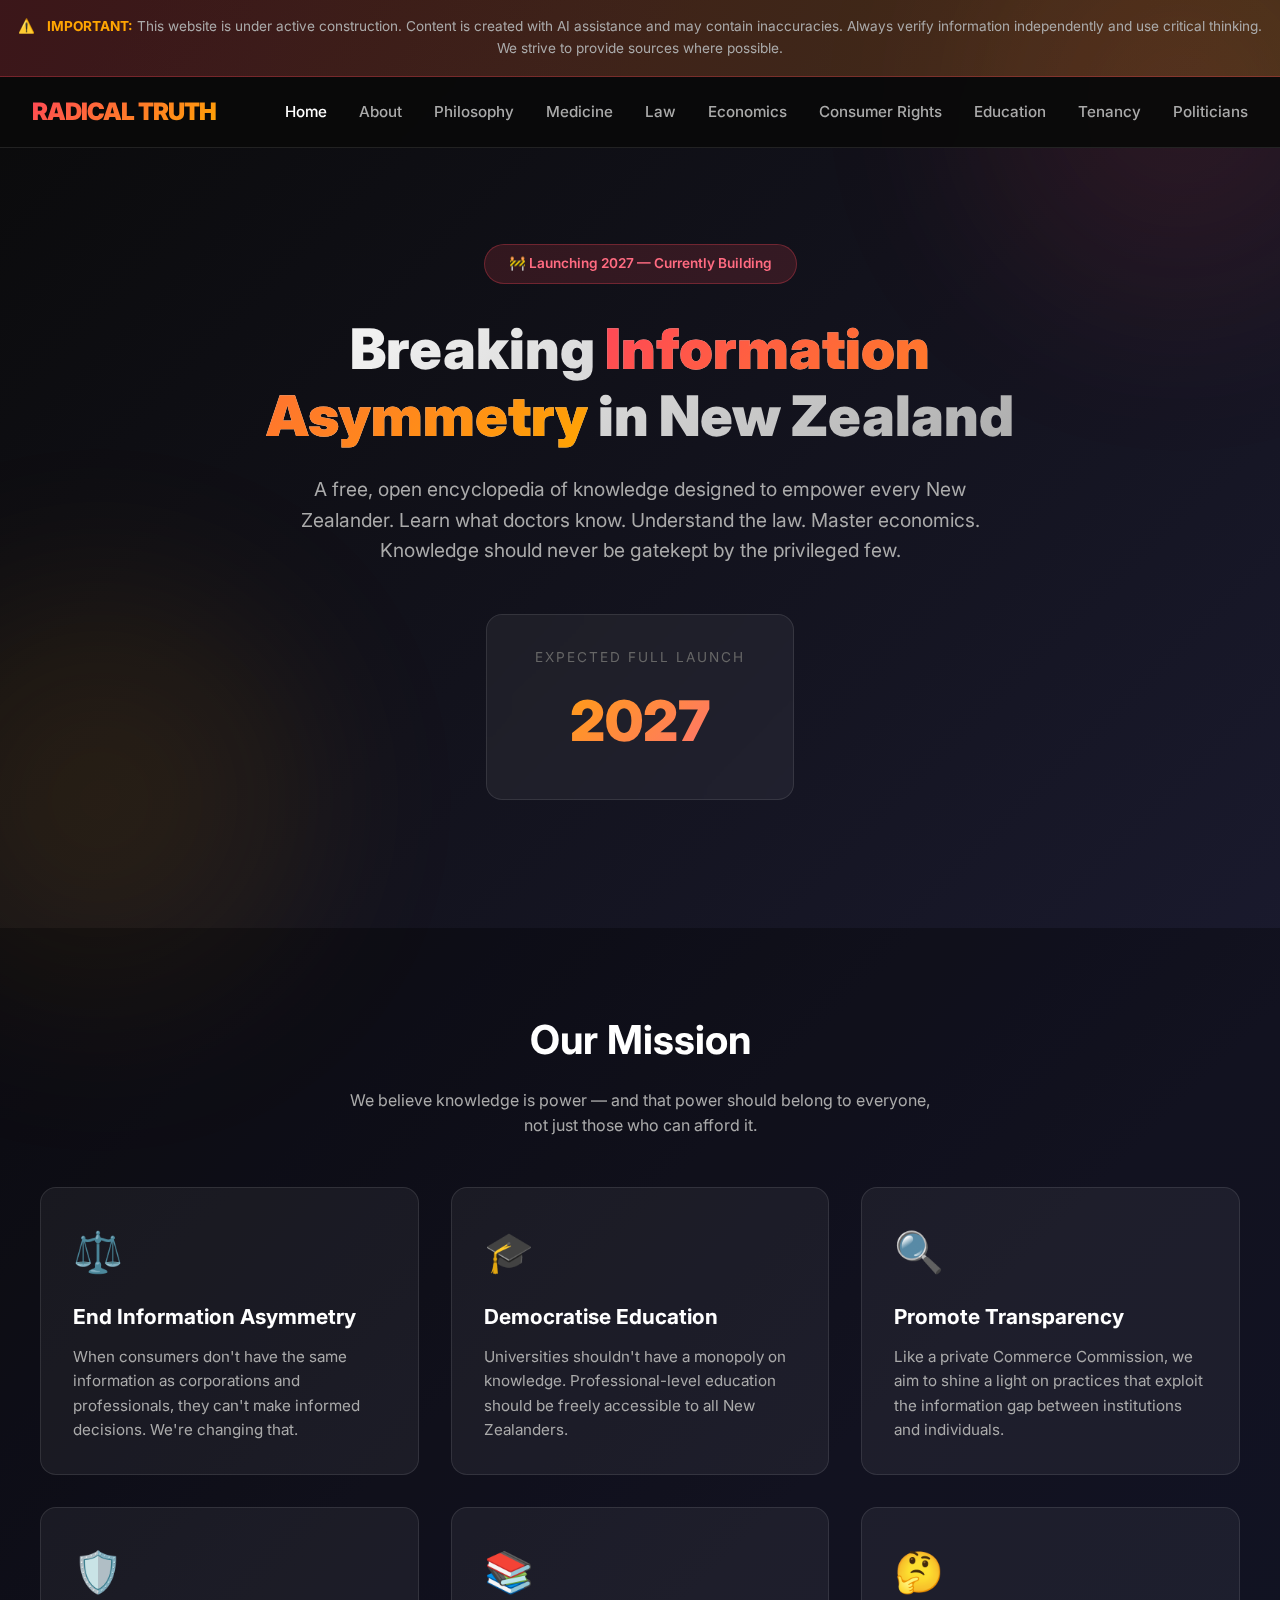
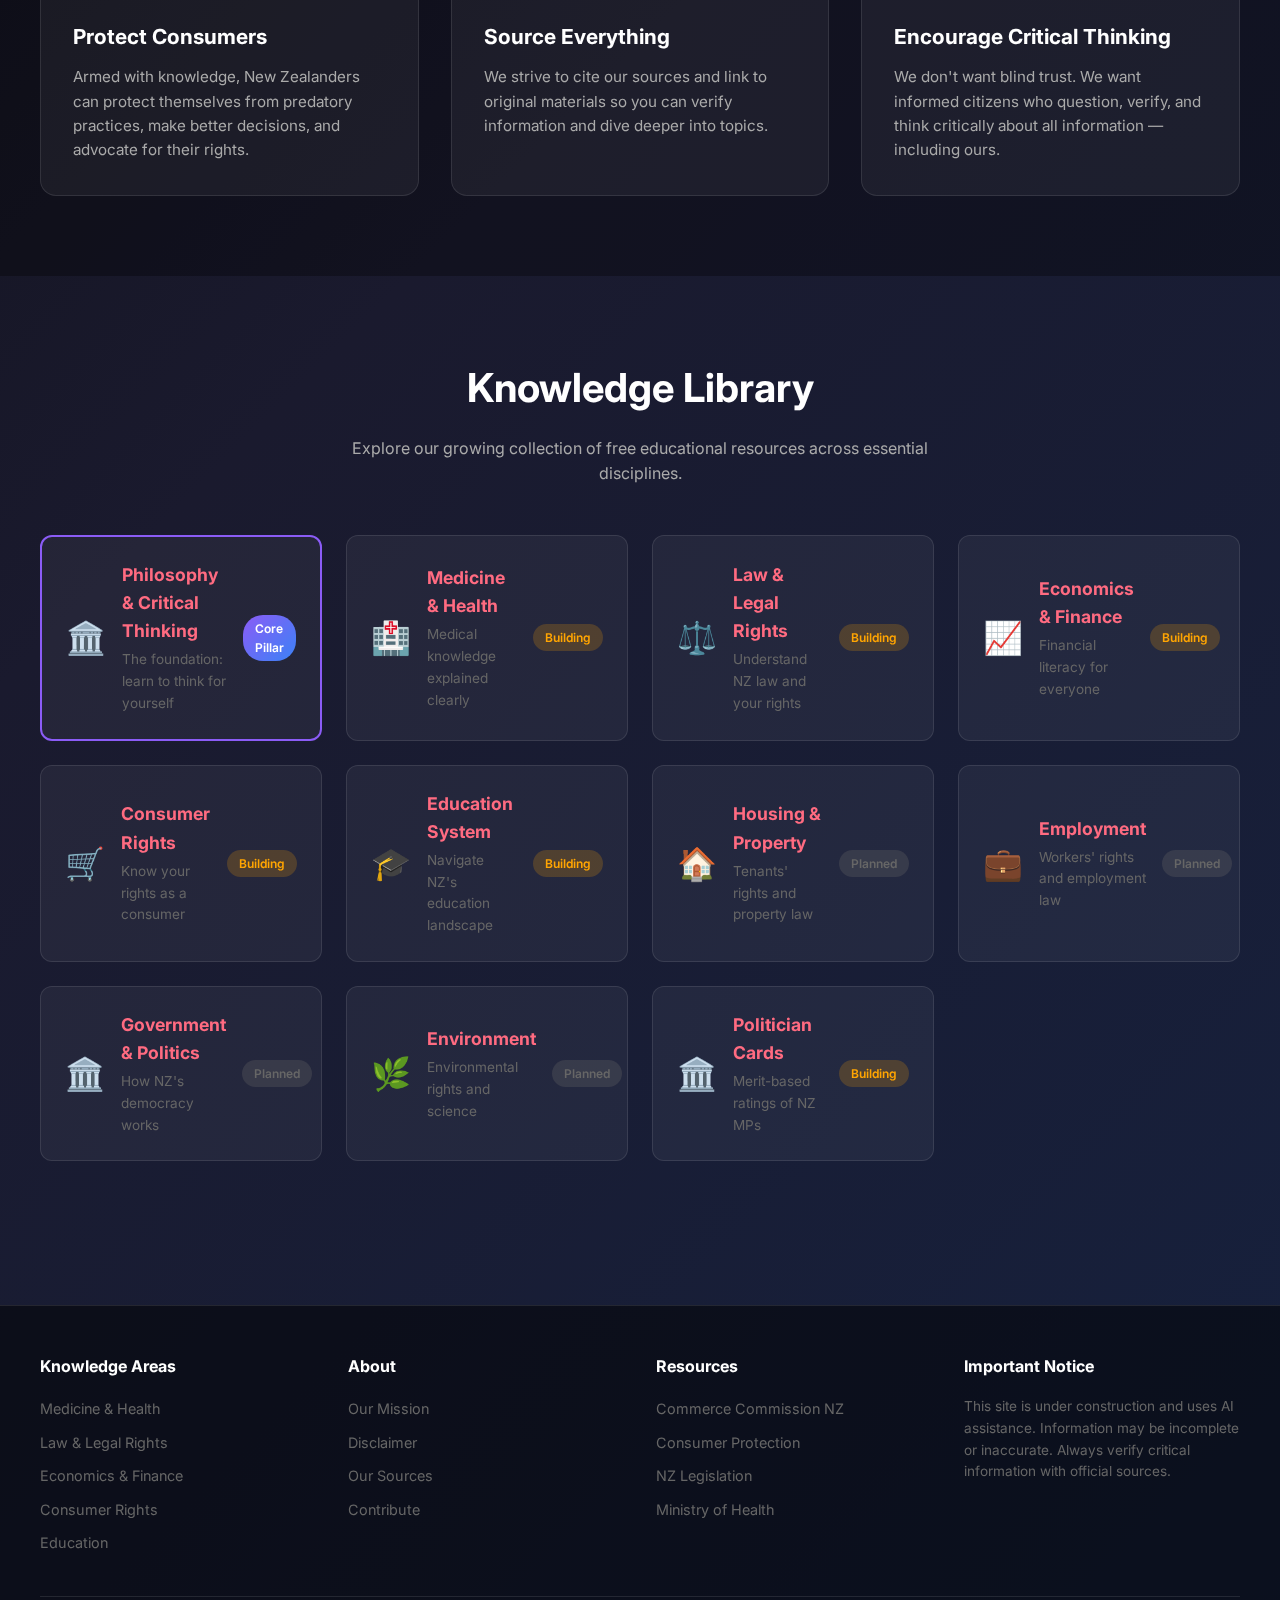
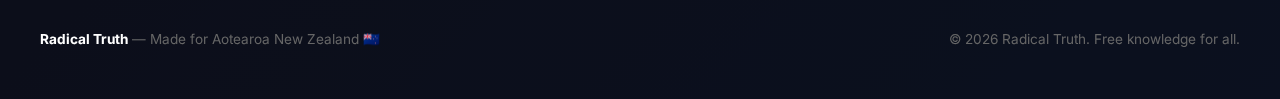
<file: index.html>
<!DOCTYPE html>
<html lang="en">
<head>
    <meta charset="UTF-8">
    <meta name="viewport" content="width=device-width, initial-scale=1.0">
    <title>Radical Truth | Free Knowledge for All New Zealanders</title>
    <meta name="description" content="Breaking information asymmetry in New Zealand. Free access to knowledge in medicine, law, economics, and more. Empowering Kiwis with the information they deserve.">
    <link rel="preconnect" href="https://fonts.googleapis.com">
    <link rel="preconnect" href="https://fonts.gstatic.com" crossorigin>
    <link href="https://fonts.googleapis.com/css2?family=Inter:wght@400;500;600;700;900&display=swap" rel="stylesheet">
    <link rel="stylesheet" href="css/style.css">
</head>
<body>
    <div class="glow glow-1"></div>
    <div class="glow glow-2"></div>

    <!-- Disclaimer Banner -->
    <div class="disclaimer-banner">
        <span class="warning-icon">⚠️</span>
        <strong>IMPORTANT:</strong> This website is under active construction. Content is created with AI assistance and may contain inaccuracies. 
        Always verify information independently and use critical thinking. We strive to provide sources where possible.
    </div>

    <!-- Navigation -->
    <nav class="nav">
        <div class="nav-container">
            <a href="index.html" class="nav-logo">Radical Truth</a>
            <div class="nav-toggle" onclick="toggleNav()">
                <span></span>
                <span></span>
                <span></span>
            </div>
            <ul class="nav-links" id="navLinks">
                <li><a href="index.html" class="active">Home</a></li>
                <li><a href="pages/about.html">About</a></li>
                <li><a href="pages/philosophy.html">Philosophy</a></li>
                <li><a href="pages/medicine.html">Medicine</a></li>
                <li><a href="pages/law.html">Law</a></li>
                <li><a href="pages/economics.html">Economics</a></li>
                <li><a href="pages/consumer-rights.html">Consumer Rights</a></li>
                <li><a href="pages/education.html">Education</a></li>
                <li><a href="pages/tenancy.html">Tenancy</a></li>
                <li><a href="pages/politicians.html">Politicians</a></li>
            </ul>
        </div>
    </nav>

    <!-- Hero Section -->
    <section class="hero">
        <div class="hero-badge">🚧 Launching 2027 — Currently Building</div>
        <h1>Breaking <span>Information Asymmetry</span> in New Zealand</h1>
        <p class="hero-description">
            A free, open encyclopedia of knowledge designed to empower every New Zealander. 
            Learn what doctors know. Understand the law. Master economics. 
            Knowledge should never be gatekept by the privileged few.
        </p>
        <div class="launch-box">
            <div class="launch-label">Expected Full Launch</div>
            <div class="launch-year">2027</div>
        </div>
    </section>

    <!-- Mission Section -->
    <section class="mission">
        <div class="mission-container">
            <h2 class="section-title">Our Mission</h2>
            <p class="section-subtitle">
                We believe knowledge is power — and that power should belong to everyone, not just those who can afford it.
            </p>
            <div class="mission-grid">
                <div class="mission-card">
                    <div class="mission-icon">⚖️</div>
                    <h3>End Information Asymmetry</h3>
                    <p>When consumers don't have the same information as corporations and professionals, they can't make informed decisions. We're changing that.</p>
                </div>
                <div class="mission-card">
                    <div class="mission-icon">🎓</div>
                    <h3>Democratise Education</h3>
                    <p>Universities shouldn't have a monopoly on knowledge. Professional-level education should be freely accessible to all New Zealanders.</p>
                </div>
                <div class="mission-card">
                    <div class="mission-icon">🔍</div>
                    <h3>Promote Transparency</h3>
                    <p>Like a private Commerce Commission, we aim to shine a light on practices that exploit the information gap between institutions and individuals.</p>
                </div>
                <div class="mission-card">
                    <div class="mission-icon">🛡️</div>
                    <h3>Protect Consumers</h3>
                    <p>Armed with knowledge, New Zealanders can protect themselves from predatory practices, make better decisions, and advocate for their rights.</p>
                </div>
                <div class="mission-card">
                    <div class="mission-icon">📚</div>
                    <h3>Source Everything</h3>
                    <p>We strive to cite our sources and link to original materials so you can verify information and dive deeper into topics.</p>
                </div>
                <div class="mission-card">
                    <div class="mission-icon">🤔</div>
                    <h3>Encourage Critical Thinking</h3>
                    <p>We don't want blind trust. We want informed citizens who question, verify, and think critically about all information — including ours.</p>
                </div>
            </div>
        </div>
    </section>

    <!-- Knowledge Categories -->
    <section class="categories">
        <div class="categories-container">
            <h2 class="section-title">Knowledge Library</h2>
            <p class="section-subtitle">
                Explore our growing collection of free educational resources across essential disciplines.
            </p>
            <div class="category-grid">
                <a href="pages/philosophy.html" class="category-card" style="border: 2px solid #8b5cf6;">
                    <div class="category-icon">🏛️</div>
                    <div class="category-info">
                        <h3>Philosophy & Critical Thinking</h3>
                        <p>The foundation: learn to think for yourself</p>
                    </div>
                    <span class="category-status" style="background: linear-gradient(135deg, #8b5cf6, #3b82f6); color: white;">Core Pillar</span>
                </a>
                <a href="pages/medicine.html" class="category-card">
                    <div class="category-icon">🏥</div>
                    <div class="category-info">
                        <h3>Medicine & Health</h3>
                        <p>Medical knowledge explained clearly</p>
                    </div>
                    <span class="category-status status-building">Building</span>
                </a>
                <a href="pages/law.html" class="category-card">
                    <div class="category-icon">⚖️</div>
                    <div class="category-info">
                        <h3>Law & Legal Rights</h3>
                        <p>Understand NZ law and your rights</p>
                    </div>
                    <span class="category-status status-building">Building</span>
                </a>
                <a href="pages/economics.html" class="category-card">
                    <div class="category-icon">📈</div>
                    <div class="category-info">
                        <h3>Economics & Finance</h3>
                        <p>Financial literacy for everyone</p>
                    </div>
                    <span class="category-status status-building">Building</span>
                </a>
                <a href="pages/consumer-rights.html" class="category-card">
                    <div class="category-icon">🛒</div>
                    <div class="category-info">
                        <h3>Consumer Rights</h3>
                        <p>Know your rights as a consumer</p>
                    </div>
                    <span class="category-status status-building">Building</span>
                </a>
                <a href="pages/education.html" class="category-card">
                    <div class="category-icon">🎓</div>
                    <div class="category-info">
                        <h3>Education System</h3>
                        <p>Navigate NZ's education landscape</p>
                    </div>
                    <span class="category-status status-building">Building</span>
                </a>
                <a href="#" class="category-card">
                    <div class="category-icon">🏠</div>
                    <div class="category-info">
                        <h3>Housing & Property</h3>
                        <p>Tenants' rights and property law</p>
                    </div>
                    <span class="category-status status-planned">Planned</span>
                </a>
                <a href="#" class="category-card">
                    <div class="category-icon">💼</div>
                    <div class="category-info">
                        <h3>Employment</h3>
                        <p>Workers' rights and employment law</p>
                    </div>
                    <span class="category-status status-planned">Planned</span>
                </a>
                <a href="#" class="category-card">
                    <div class="category-icon">🏛️</div>
                    <div class="category-info">
                        <h3>Government & Politics</h3>
                        <p>How NZ's democracy works</p>
                    </div>
                    <span class="category-status status-planned">Planned</span>
                </a>
                <a href="#" class="category-card">
                    <div class="category-icon">🌿</div>
                    <div class="category-info">
                        <h3>Environment</h3>
                        <p>Environmental rights and science</p>
                    </div>
                    <span class="category-status status-planned">Planned</span>
                </a>
                <a href="pages/politicians.html" class="category-card">
                    <div class="category-icon">🏛️</div>
                    <div class="category-info">
                        <h3>Politician Cards</h3>
                        <p>Merit-based ratings of NZ MPs</p>
                    </div>
                    <span class="category-status status-building">Building</span>
                </a>
            </div>
        </div>
    </section>

    <!-- Footer -->
    <footer class="footer">
        <div class="footer-container">
            <div class="footer-section">
                <h4>Knowledge Areas</h4>
                <ul>
                    <li><a href="pages/medicine.html">Medicine & Health</a></li>
                    <li><a href="pages/law.html">Law & Legal Rights</a></li>
                    <li><a href="pages/economics.html">Economics & Finance</a></li>
                    <li><a href="pages/consumer-rights.html">Consumer Rights</a></li>
                    <li><a href="pages/education.html">Education</a></li>
                </ul>
            </div>
            <div class="footer-section">
                <h4>About</h4>
                <ul>
                    <li><a href="pages/about.html">Our Mission</a></li>
                    <li><a href="pages/about.html#disclaimer">Disclaimer</a></li>
                    <li><a href="pages/about.html#sources">Our Sources</a></li>
                    <li><a href="pages/about.html#contribute">Contribute</a></li>
                </ul>
            </div>
            <div class="footer-section">
                <h4>Resources</h4>
                <ul>
                    <li><a href="https://comcom.govt.nz" target="_blank">Commerce Commission NZ</a></li>
                    <li><a href="https://www.consumerprotection.govt.nz" target="_blank">Consumer Protection</a></li>
                    <li><a href="https://www.legislation.govt.nz" target="_blank">NZ Legislation</a></li>
                    <li><a href="https://www.health.govt.nz" target="_blank">Ministry of Health</a></li>
                </ul>
            </div>
            <div class="footer-section">
                <h4>Important Notice</h4>
                <p style="font-size: 0.85rem; color: var(--text-muted);">
                    This site is under construction and uses AI assistance. 
                    Information may be incomplete or inaccurate. Always verify 
                    critical information with official sources.
                </p>
            </div>
        </div>
        <div class="footer-bottom">
            <div>
                <span class="footer-logo">Radical Truth</span> — Made for Aotearoa New Zealand 🇳🇿
            </div>
            <div>© 2026 Radical Truth. Free knowledge for all.</div>
        </div>
    </footer>

    <script>
        function toggleNav() {
            document.getElementById('navLinks').classList.toggle('active');
        }
    </script>
</body>
</html>
</file>
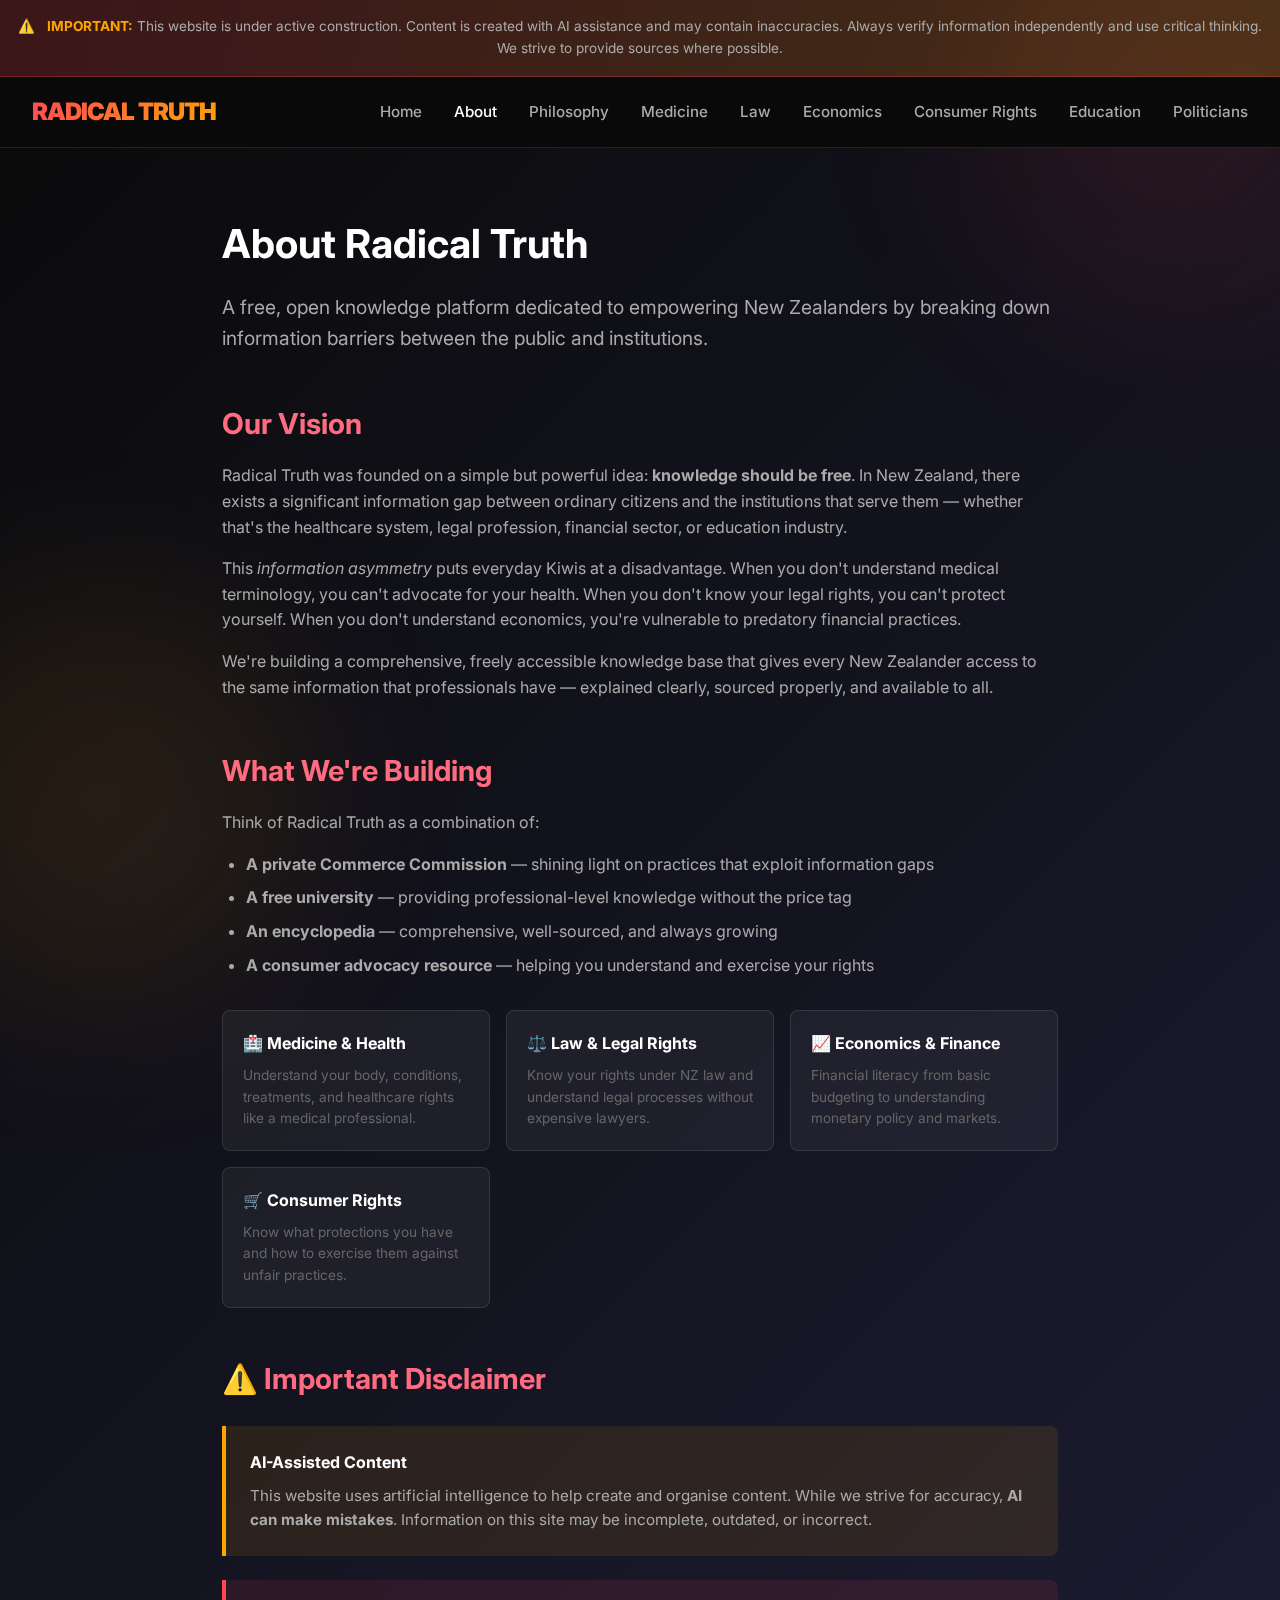
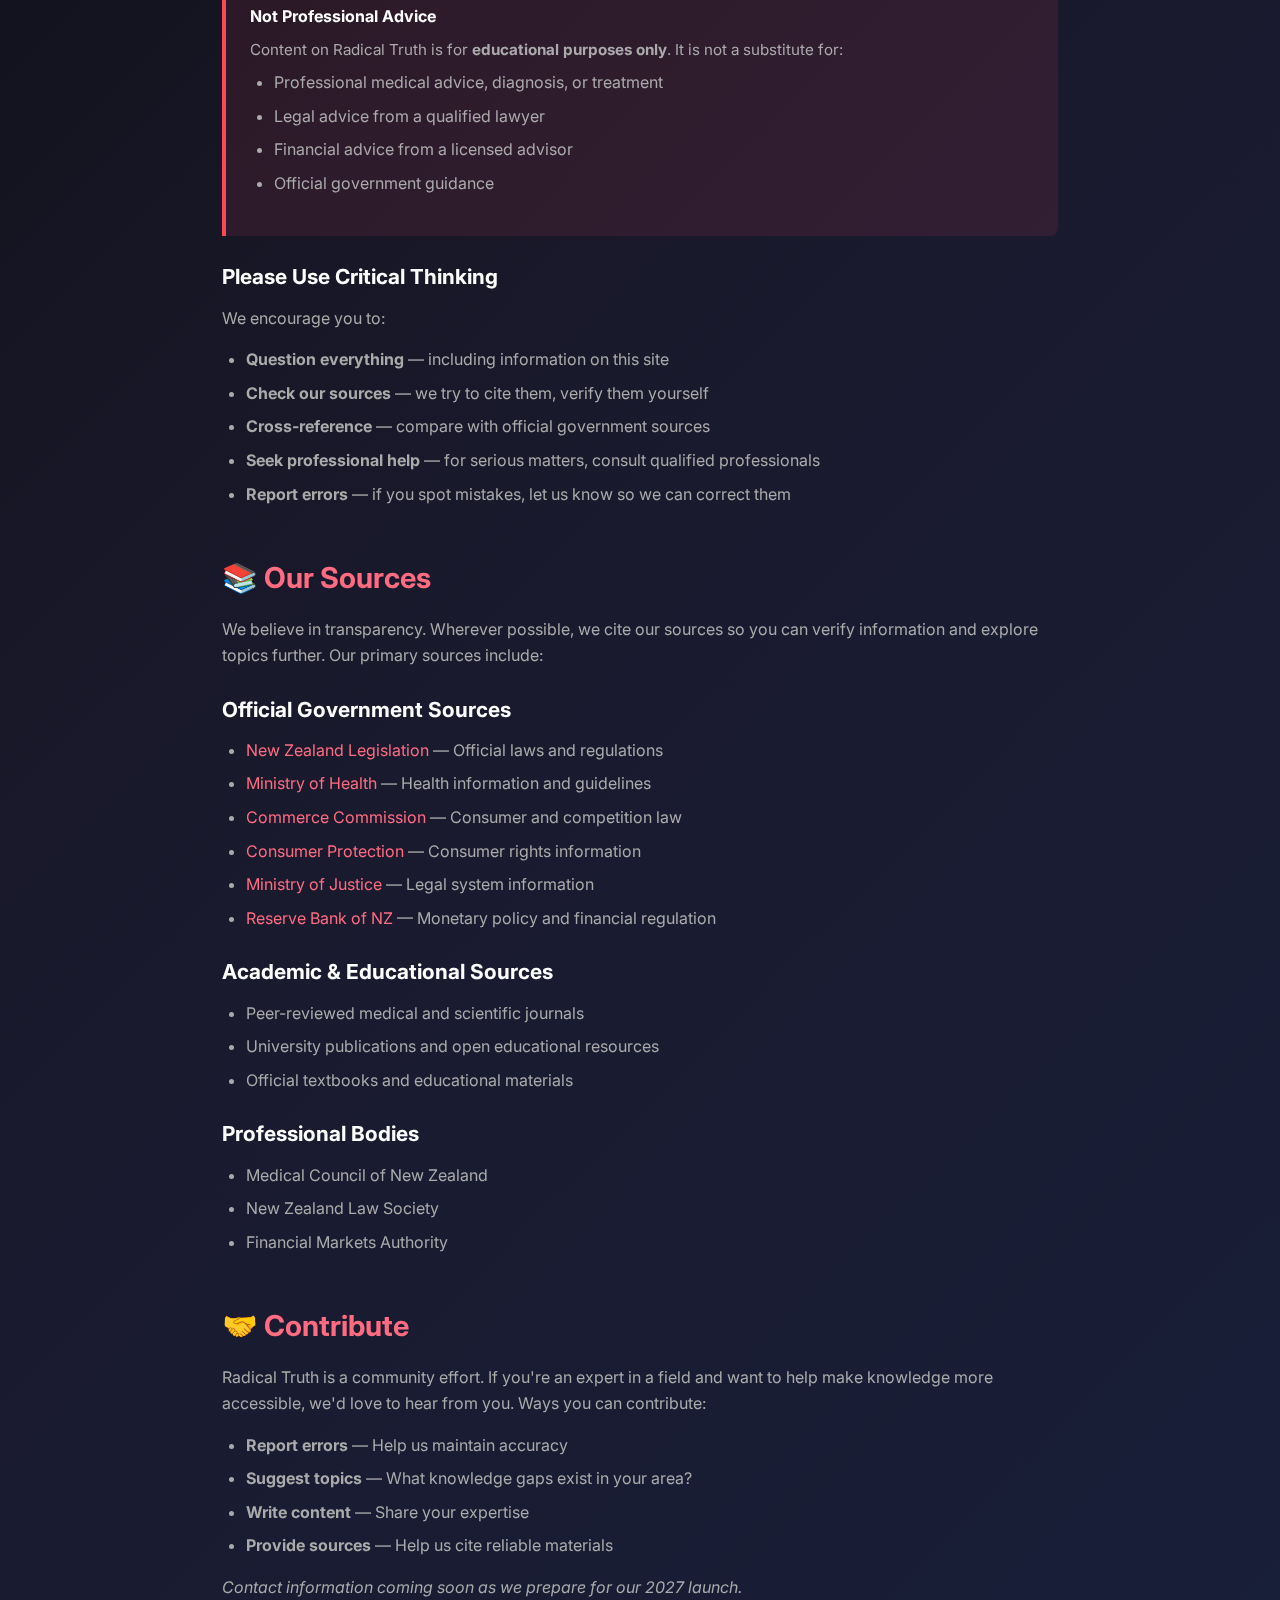
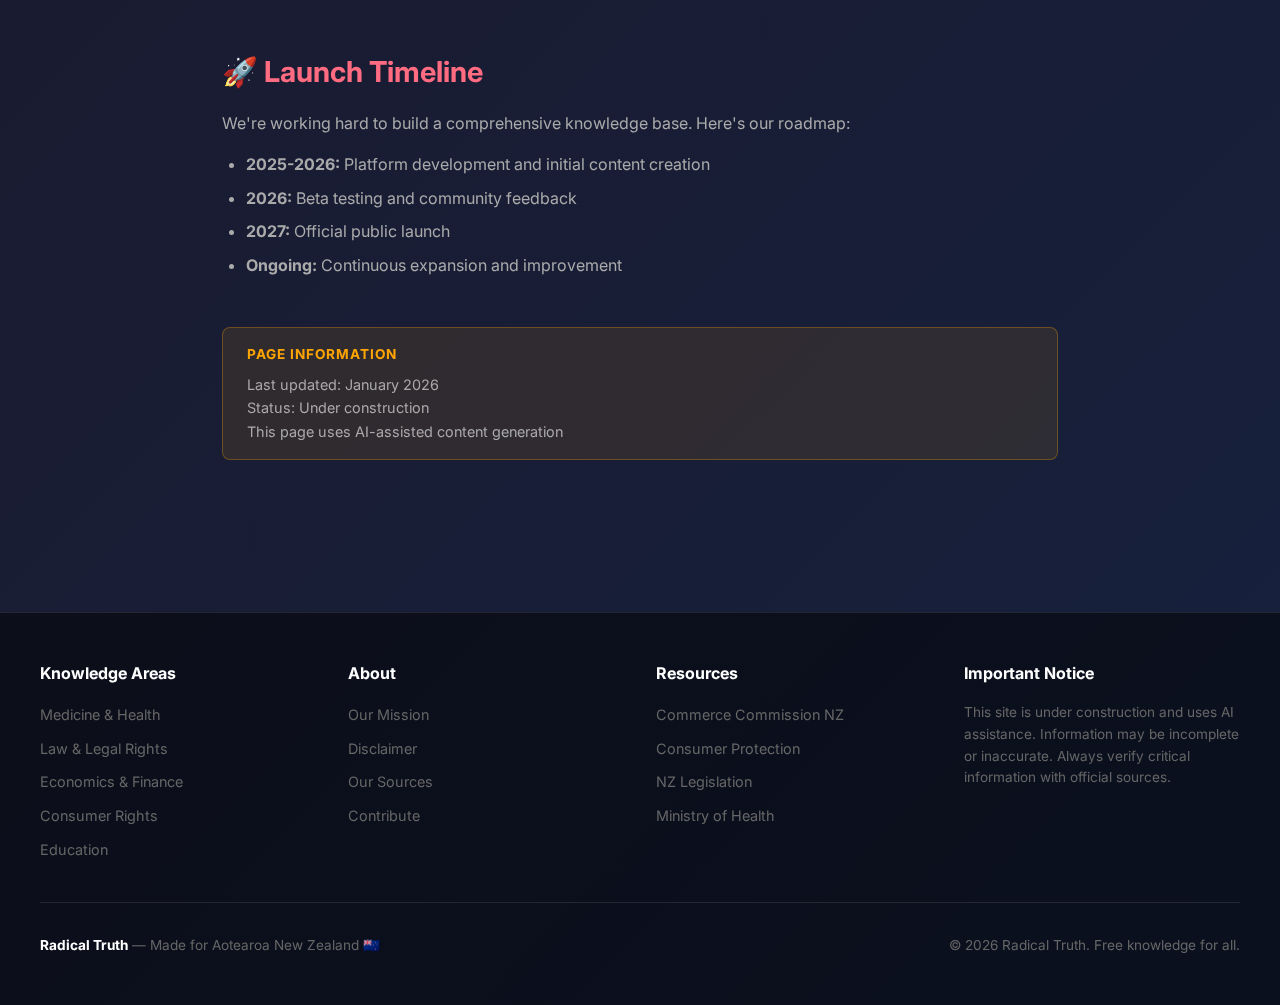
<file: pages/about.html>
<!DOCTYPE html>
<html lang="en">
<head>
    <meta charset="UTF-8">
    <meta name="viewport" content="width=device-width, initial-scale=1.0">
    <title>About | Radical Truth</title>
    <meta name="description" content="Learn about Radical Truth's mission to break information asymmetry and democratise knowledge in New Zealand.">
    <link rel="preconnect" href="https://fonts.googleapis.com">
    <link rel="preconnect" href="https://fonts.gstatic.com" crossorigin>
    <link href="https://fonts.googleapis.com/css2?family=Inter:wght@400;500;600;700;900&display=swap" rel="stylesheet">
    <link rel="stylesheet" href="../css/style.css">
</head>
<body>
    <div class="glow glow-1"></div>
    <div class="glow glow-2"></div>

    <!-- Disclaimer Banner -->
    <div class="disclaimer-banner">
        <span class="warning-icon">⚠️</span>
        <strong>IMPORTANT:</strong> This website is under active construction. Content is created with AI assistance and may contain inaccuracies. 
        Always verify information independently and use critical thinking. We strive to provide sources where possible.
    </div>

    <!-- Navigation -->
    <nav class="nav">
        <div class="nav-container">
            <a href="../index.html" class="nav-logo">Radical Truth</a>
            <div class="nav-toggle" onclick="toggleNav()">
                <span></span>
                <span></span>
                <span></span>
            </div>
            <ul class="nav-links" id="navLinks">
                <li><a href="../index.html">Home</a></li>
                <li><a href="about.html" class="active">About</a></li>
                <li><a href="philosophy.html">Philosophy</a></li>
                <li><a href="medicine.html">Medicine</a></li>
                <li><a href="law.html">Law</a></li>
                <li><a href="economics.html">Economics</a></li>
                <li><a href="consumer-rights.html">Consumer Rights</a></li>
                <li><a href="education.html">Education</a></li>
                <li><a href="politicians.html">Politicians</a></li>
            </ul>
        </div>
    </nav>

    <!-- Page Content -->
    <main class="page-content">
        <header class="page-header">
            <h1>About Radical Truth</h1>
            <p class="lead">
                A free, open knowledge platform dedicated to empowering New Zealanders 
                by breaking down information barriers between the public and institutions.
            </p>
        </header>

        <section class="content-section">
            <h2>Our Vision</h2>
            <p>
                Radical Truth was founded on a simple but powerful idea: <strong>knowledge should be free</strong>. 
                In New Zealand, there exists a significant information gap between ordinary citizens and 
                the institutions that serve them — whether that's the healthcare system, legal profession, 
                financial sector, or education industry.
            </p>
            <p>
                This <em>information asymmetry</em> puts everyday Kiwis at a disadvantage. When you don't 
                understand medical terminology, you can't advocate for your health. When you don't know 
                your legal rights, you can't protect yourself. When you don't understand economics, 
                you're vulnerable to predatory financial practices.
            </p>
            <p>
                We're building a comprehensive, freely accessible knowledge base that gives every 
                New Zealander access to the same information that professionals have — explained 
                clearly, sourced properly, and available to all.
            </p>
        </section>

        <section class="content-section">
            <h2>What We're Building</h2>
            <p>
                Think of Radical Truth as a combination of:
            </p>
            <ul>
                <li><strong>A private Commerce Commission</strong> — shining light on practices that exploit information gaps</li>
                <li><strong>A free university</strong> — providing professional-level knowledge without the price tag</li>
                <li><strong>An encyclopedia</strong> — comprehensive, well-sourced, and always growing</li>
                <li><strong>A consumer advocacy resource</strong> — helping you understand and exercise your rights</li>
            </ul>
            
            <div class="topic-grid">
                <div class="topic-card">
                    <h4>🏥 Medicine & Health</h4>
                    <p>Understand your body, conditions, treatments, and healthcare rights like a medical professional.</p>
                </div>
                <div class="topic-card">
                    <h4>⚖️ Law & Legal Rights</h4>
                    <p>Know your rights under NZ law and understand legal processes without expensive lawyers.</p>
                </div>
                <div class="topic-card">
                    <h4>📈 Economics & Finance</h4>
                    <p>Financial literacy from basic budgeting to understanding monetary policy and markets.</p>
                </div>
                <div class="topic-card">
                    <h4>🛒 Consumer Rights</h4>
                    <p>Know what protections you have and how to exercise them against unfair practices.</p>
                </div>
            </div>
        </section>

        <section class="content-section" id="disclaimer">
            <h2>⚠️ Important Disclaimer</h2>
            
            <div class="info-box warning">
                <h4>AI-Assisted Content</h4>
                <p>
                    This website uses artificial intelligence to help create and organise content. 
                    While we strive for accuracy, <strong>AI can make mistakes</strong>. Information 
                    on this site may be incomplete, outdated, or incorrect.
                </p>
            </div>

            <div class="info-box">
                <h4>Not Professional Advice</h4>
                <p>
                    Content on Radical Truth is for <strong>educational purposes only</strong>. It is not a substitute for:
                </p>
                <ul style="margin-top: 0.5rem; color: var(--text-secondary);">
                    <li>Professional medical advice, diagnosis, or treatment</li>
                    <li>Legal advice from a qualified lawyer</li>
                    <li>Financial advice from a licensed advisor</li>
                    <li>Official government guidance</li>
                </ul>
            </div>

            <h3>Please Use Critical Thinking</h3>
            <p>
                We encourage you to:
            </p>
            <ul>
                <li><strong>Question everything</strong> — including information on this site</li>
                <li><strong>Check our sources</strong> — we try to cite them, verify them yourself</li>
                <li><strong>Cross-reference</strong> — compare with official government sources</li>
                <li><strong>Seek professional help</strong> — for serious matters, consult qualified professionals</li>
                <li><strong>Report errors</strong> — if you spot mistakes, let us know so we can correct them</li>
            </ul>
        </section>

        <section class="content-section" id="sources">
            <h2>📚 Our Sources</h2>
            <p>
                We believe in transparency. Wherever possible, we cite our sources so you can verify 
                information and explore topics further. Our primary sources include:
            </p>

            <h3>Official Government Sources</h3>
            <ul>
                <li><a href="https://www.legislation.govt.nz" target="_blank">New Zealand Legislation</a> — Official laws and regulations</li>
                <li><a href="https://www.health.govt.nz" target="_blank">Ministry of Health</a> — Health information and guidelines</li>
                <li><a href="https://comcom.govt.nz" target="_blank">Commerce Commission</a> — Consumer and competition law</li>
                <li><a href="https://www.consumerprotection.govt.nz" target="_blank">Consumer Protection</a> — Consumer rights information</li>
                <li><a href="https://www.justice.govt.nz" target="_blank">Ministry of Justice</a> — Legal system information</li>
                <li><a href="https://www.rbnz.govt.nz" target="_blank">Reserve Bank of NZ</a> — Monetary policy and financial regulation</li>
            </ul>

            <h3>Academic & Educational Sources</h3>
            <ul>
                <li>Peer-reviewed medical and scientific journals</li>
                <li>University publications and open educational resources</li>
                <li>Official textbooks and educational materials</li>
            </ul>

            <h3>Professional Bodies</h3>
            <ul>
                <li>Medical Council of New Zealand</li>
                <li>New Zealand Law Society</li>
                <li>Financial Markets Authority</li>
            </ul>
        </section>

        <section class="content-section" id="contribute">
            <h2>🤝 Contribute</h2>
            <p>
                Radical Truth is a community effort. If you're an expert in a field and want to help 
                make knowledge more accessible, we'd love to hear from you. Ways you can contribute:
            </p>
            <ul>
                <li><strong>Report errors</strong> — Help us maintain accuracy</li>
                <li><strong>Suggest topics</strong> — What knowledge gaps exist in your area?</li>
                <li><strong>Write content</strong> — Share your expertise</li>
                <li><strong>Provide sources</strong> — Help us cite reliable materials</li>
            </ul>
            <p>
                <em>Contact information coming soon as we prepare for our 2027 launch.</em>
            </p>
        </section>

        <section class="content-section">
            <h2>🚀 Launch Timeline</h2>
            <p>
                We're working hard to build a comprehensive knowledge base. Here's our roadmap:
            </p>
            <ul>
                <li><strong>2025-2026:</strong> Platform development and initial content creation</li>
                <li><strong>2026:</strong> Beta testing and community feedback</li>
                <li><strong>2027:</strong> Official public launch</li>
                <li><strong>Ongoing:</strong> Continuous expansion and improvement</li>
            </ul>
        </section>

        <div class="source-box">
            <h4>Page Information</h4>
            <ul>
                <li>Last updated: January 2026</li>
                <li>Status: Under construction</li>
                <li>This page uses AI-assisted content generation</li>
            </ul>
        </div>
    </main>

    <!-- Footer -->
    <footer class="footer">
        <div class="footer-container">
            <div class="footer-section">
                <h4>Knowledge Areas</h4>
                <ul>
                    <li><a href="medicine.html">Medicine & Health</a></li>
                    <li><a href="law.html">Law & Legal Rights</a></li>
                    <li><a href="economics.html">Economics & Finance</a></li>
                    <li><a href="consumer-rights.html">Consumer Rights</a></li>
                    <li><a href="education.html">Education</a></li>
                </ul>
            </div>
            <div class="footer-section">
                <h4>About</h4>
                <ul>
                    <li><a href="about.html">Our Mission</a></li>
                    <li><a href="about.html#disclaimer">Disclaimer</a></li>
                    <li><a href="about.html#sources">Our Sources</a></li>
                    <li><a href="about.html#contribute">Contribute</a></li>
                </ul>
            </div>
            <div class="footer-section">
                <h4>Resources</h4>
                <ul>
                    <li><a href="https://comcom.govt.nz" target="_blank">Commerce Commission NZ</a></li>
                    <li><a href="https://www.consumerprotection.govt.nz" target="_blank">Consumer Protection</a></li>
                    <li><a href="https://www.legislation.govt.nz" target="_blank">NZ Legislation</a></li>
                    <li><a href="https://www.health.govt.nz" target="_blank">Ministry of Health</a></li>
                </ul>
            </div>
            <div class="footer-section">
                <h4>Important Notice</h4>
                <p style="font-size: 0.85rem; color: var(--text-muted);">
                    This site is under construction and uses AI assistance. 
                    Information may be incomplete or inaccurate. Always verify 
                    critical information with official sources.
                </p>
            </div>
        </div>
        <div class="footer-bottom">
            <div>
                <span class="footer-logo">Radical Truth</span> — Made for Aotearoa New Zealand 🇳🇿
            </div>
            <div>© 2026 Radical Truth. Free knowledge for all.</div>
        </div>
    </footer>

    <script>
        function toggleNav() {
            document.getElementById('navLinks').classList.toggle('active');
        }
    </script>
</body>
</html>
</file>
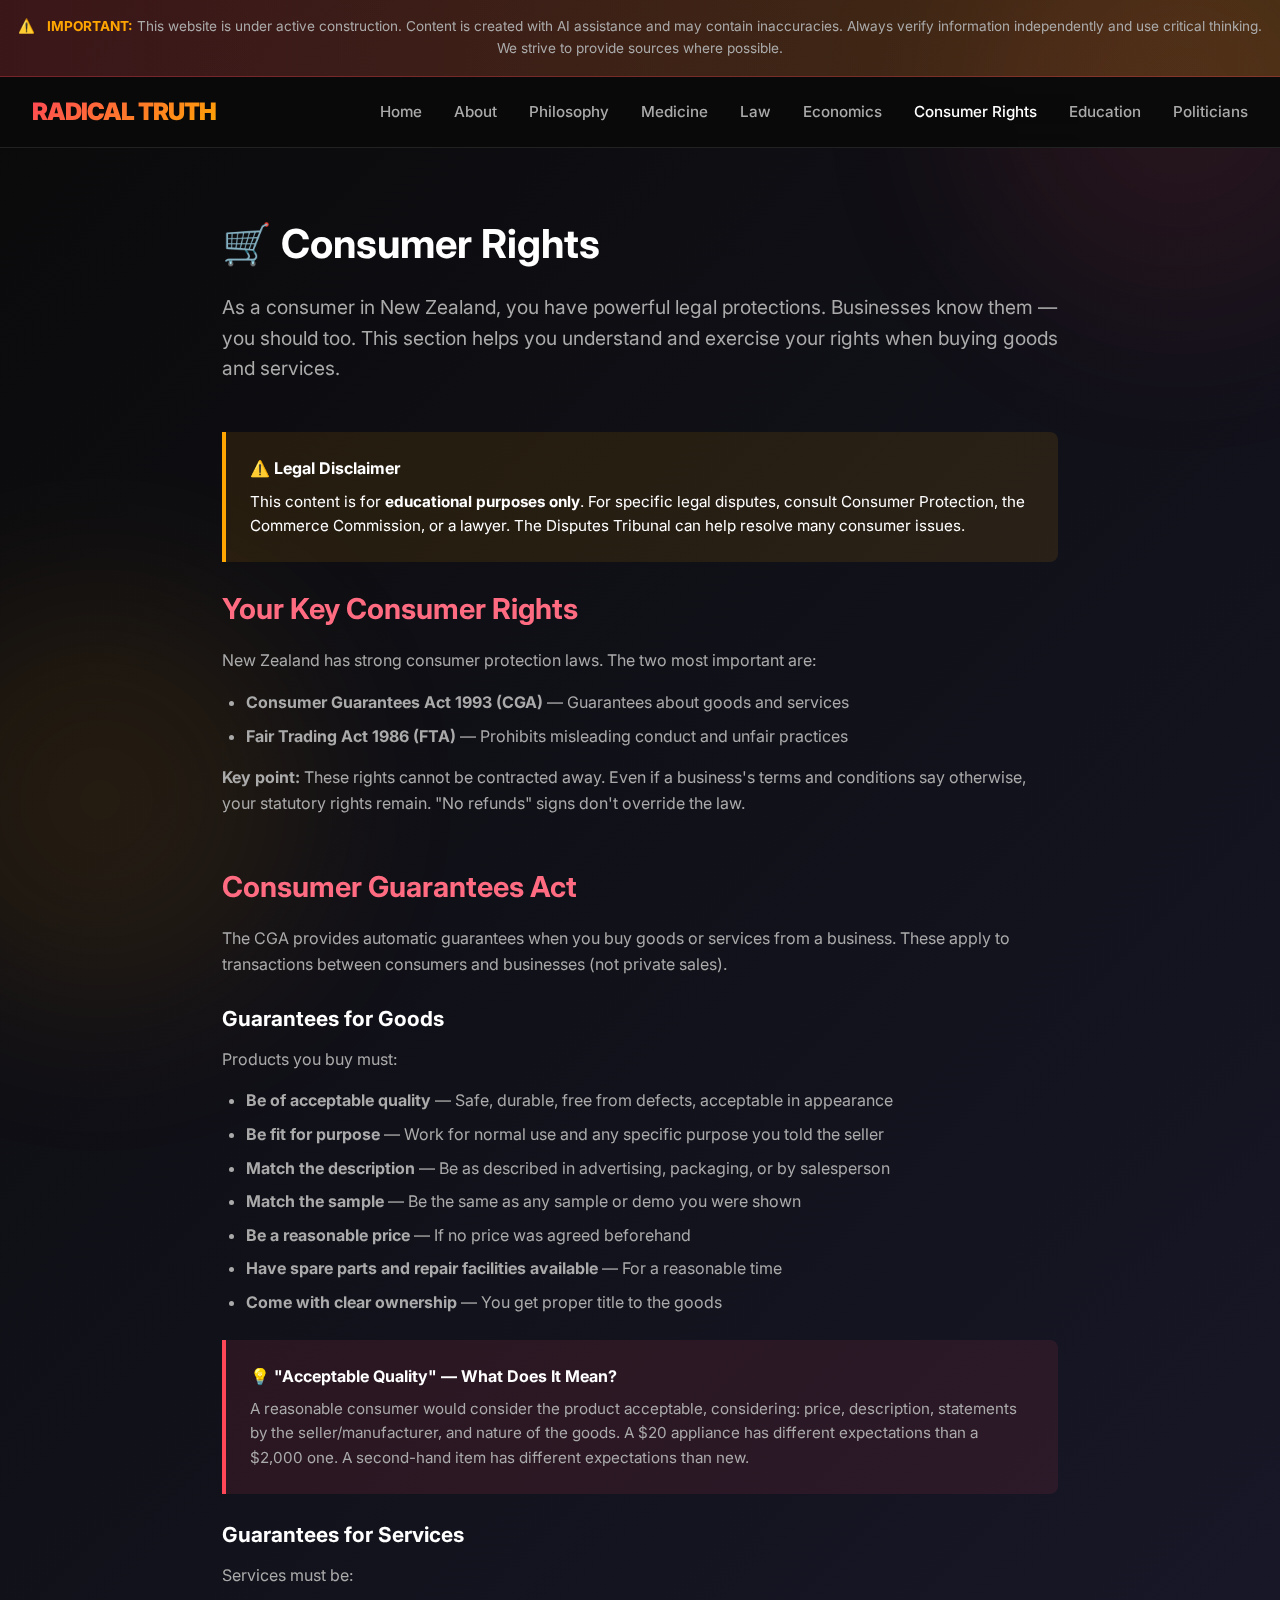
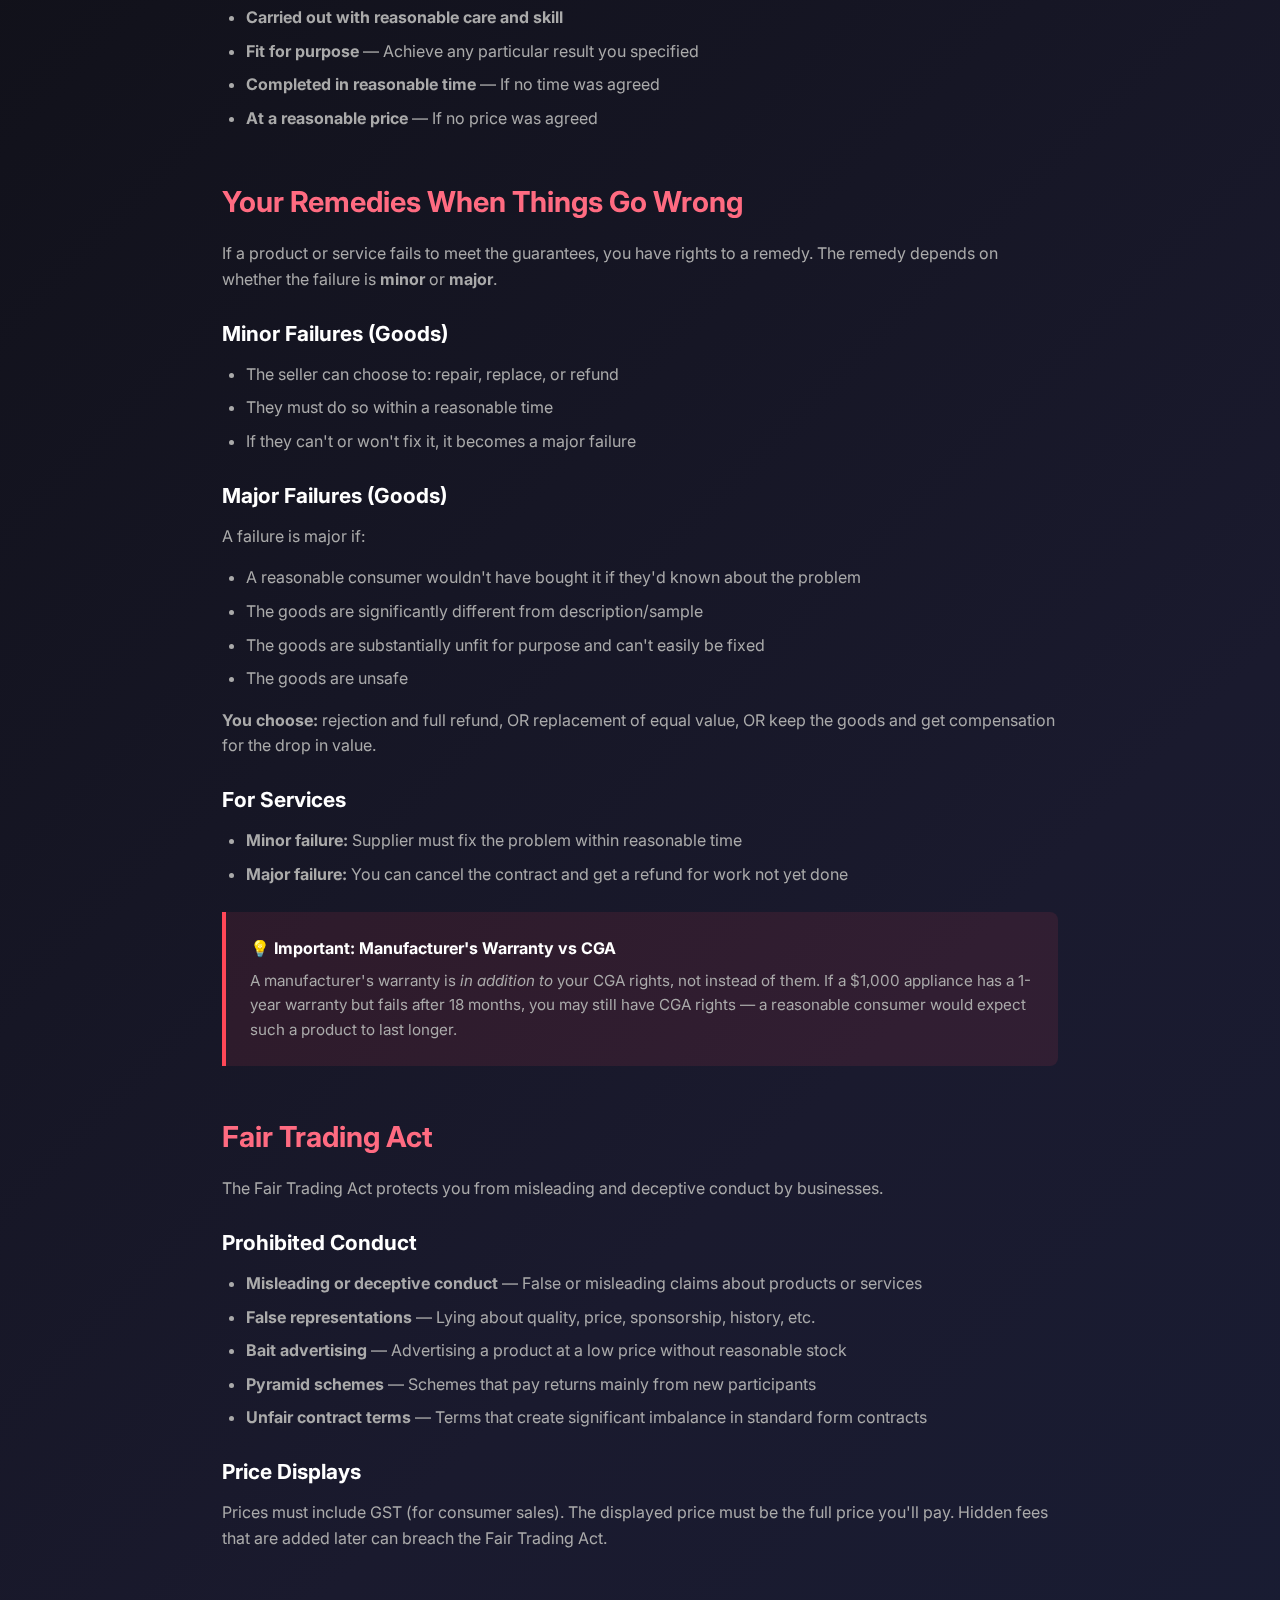
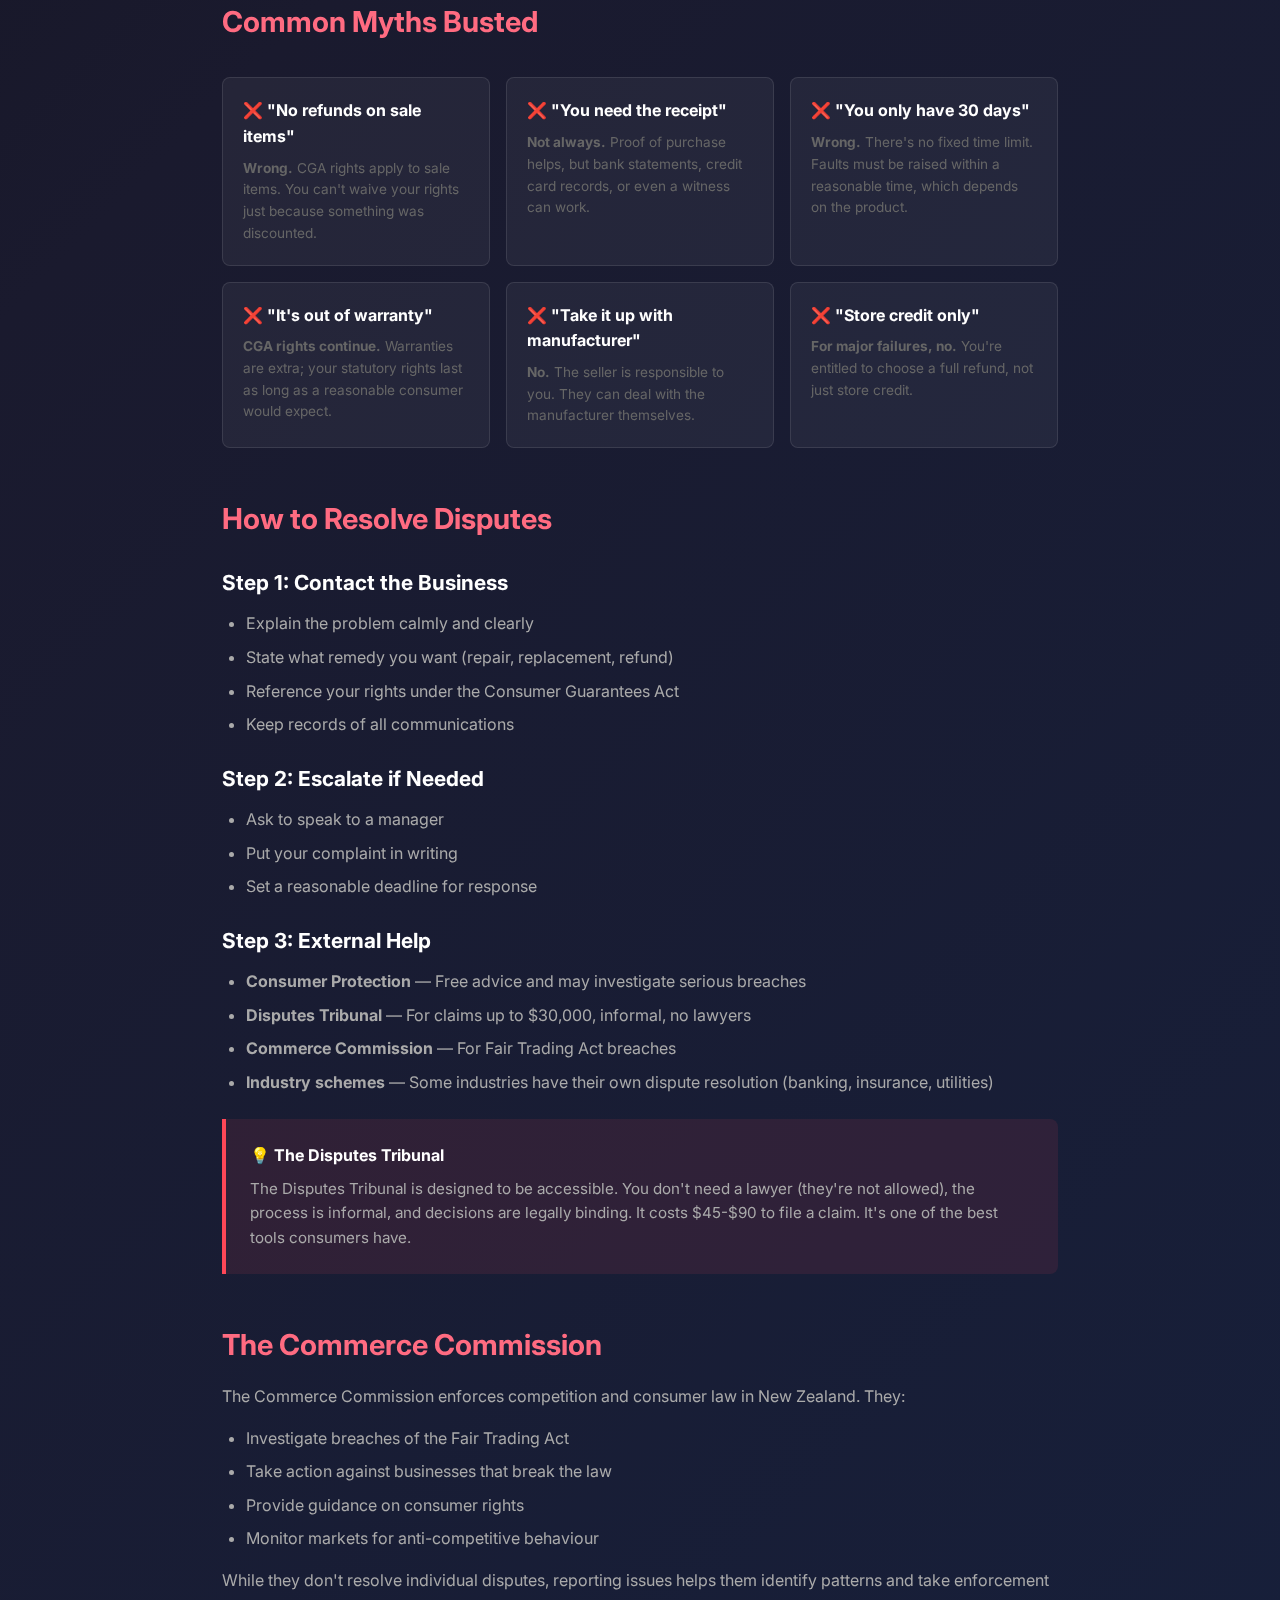
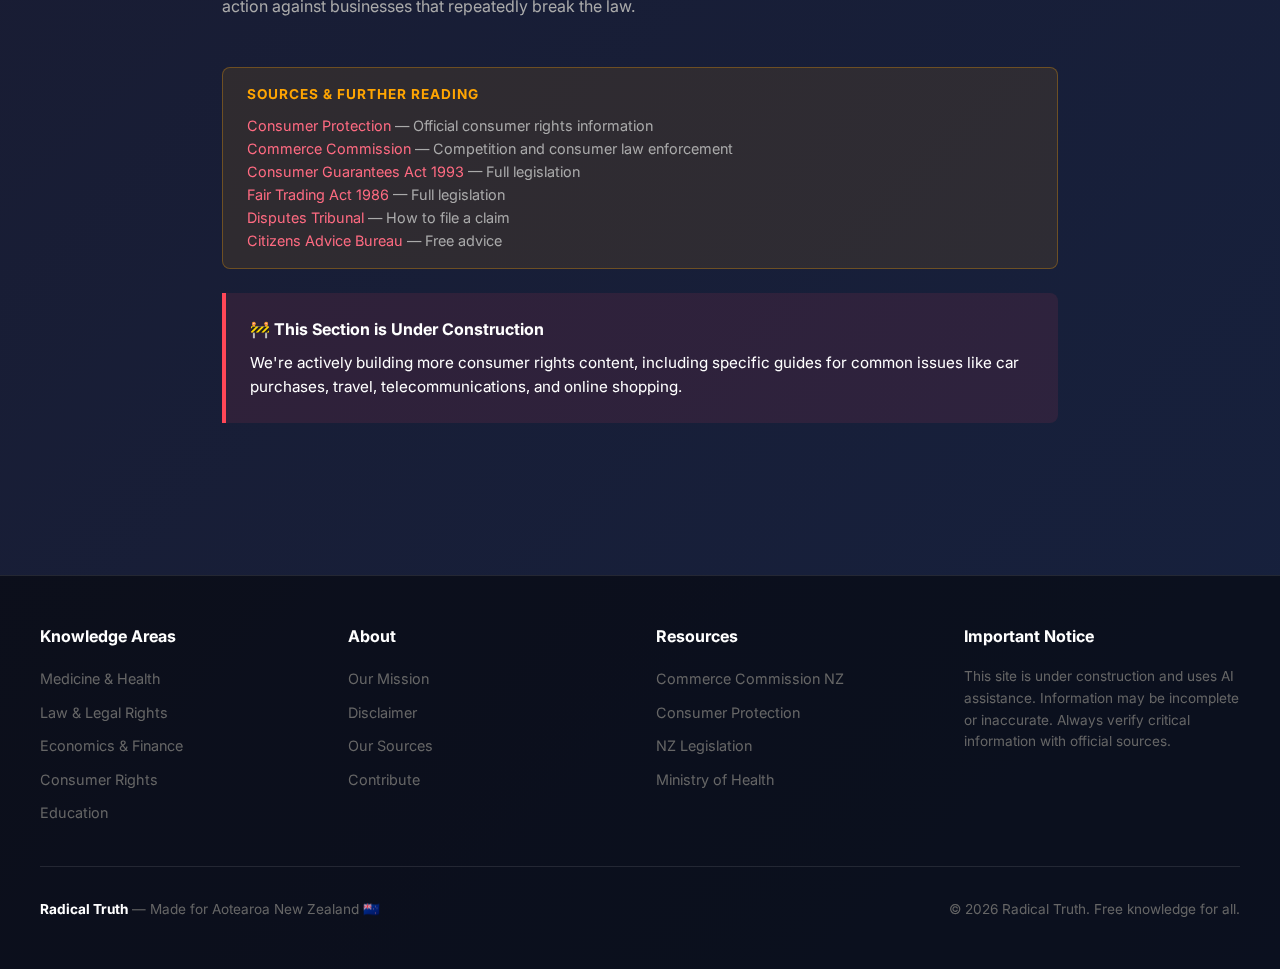
<file: pages/consumer-rights.html>
<!DOCTYPE html>
<html lang="en">
<head>
    <meta charset="UTF-8">
    <meta name="viewport" content="width=device-width, initial-scale=1.0">
    <title>Consumer Rights | Radical Truth</title>
    <meta name="description" content="Know your rights as a consumer in New Zealand. Understand the Consumer Guarantees Act, Fair Trading Act, and how to resolve disputes.">
    <link rel="preconnect" href="https://fonts.googleapis.com">
    <link rel="preconnect" href="https://fonts.gstatic.com" crossorigin>
    <link href="https://fonts.googleapis.com/css2?family=Inter:wght@400;500;600;700;900&display=swap" rel="stylesheet">
    <link rel="stylesheet" href="../css/style.css">
</head>
<body>
    <div class="glow glow-1"></div>
    <div class="glow glow-2"></div>

    <!-- Disclaimer Banner -->
    <div class="disclaimer-banner">
        <span class="warning-icon">⚠️</span>
        <strong>IMPORTANT:</strong> This website is under active construction. Content is created with AI assistance and may contain inaccuracies. 
        Always verify information independently and use critical thinking. We strive to provide sources where possible.
    </div>

    <!-- Navigation -->
    <nav class="nav">
        <div class="nav-container">
            <a href="../index.html" class="nav-logo">Radical Truth</a>
            <div class="nav-toggle" onclick="toggleNav()">
                <span></span>
                <span></span>
                <span></span>
            </div>
            <ul class="nav-links" id="navLinks">
                <li><a href="../index.html">Home</a></li>
                <li><a href="about.html">About</a></li>
                <li><a href="philosophy.html">Philosophy</a></li>
                <li><a href="medicine.html">Medicine</a></li>
                <li><a href="law.html">Law</a></li>
                <li><a href="economics.html">Economics</a></li>
                <li><a href="consumer-rights.html" class="active">Consumer Rights</a></li>
                <li><a href="education.html">Education</a></li>
                <li><a href="politicians.html">Politicians</a></li>
            </ul>
        </div>
    </nav>

    <!-- Page Content -->
    <main class="page-content">
        <header class="page-header">
            <h1>🛒 Consumer Rights</h1>
            <p class="lead">
                As a consumer in New Zealand, you have powerful legal protections. Businesses know them — 
                you should too. This section helps you understand and exercise your rights when buying 
                goods and services.
            </p>
        </header>

        <div class="info-box warning">
            <h4>⚠️ Legal Disclaimer</h4>
            <p>
                This content is for <strong>educational purposes only</strong>. For specific legal disputes, 
                consult Consumer Protection, the Commerce Commission, or a lawyer. The Disputes Tribunal 
                can help resolve many consumer issues.
            </p>
        </div>

        <section class="content-section">
            <h2>Your Key Consumer Rights</h2>
            <p>
                New Zealand has strong consumer protection laws. The two most important are:
            </p>
            <ul>
                <li><strong>Consumer Guarantees Act 1993 (CGA)</strong> — Guarantees about goods and services</li>
                <li><strong>Fair Trading Act 1986 (FTA)</strong> — Prohibits misleading conduct and unfair practices</li>
            </ul>
            <p>
                <strong>Key point:</strong> These rights cannot be contracted away. Even if a business's terms 
                and conditions say otherwise, your statutory rights remain. "No refunds" signs don't override the law.
            </p>
        </section>

        <section class="content-section">
            <h2>Consumer Guarantees Act</h2>
            <p>
                The CGA provides automatic guarantees when you buy goods or services from a business. 
                These apply to transactions between consumers and businesses (not private sales).
            </p>

            <h3>Guarantees for Goods</h3>
            <p>Products you buy must:</p>
            <ul>
                <li><strong>Be of acceptable quality</strong> — Safe, durable, free from defects, acceptable in appearance</li>
                <li><strong>Be fit for purpose</strong> — Work for normal use and any specific purpose you told the seller</li>
                <li><strong>Match the description</strong> — Be as described in advertising, packaging, or by salesperson</li>
                <li><strong>Match the sample</strong> — Be the same as any sample or demo you were shown</li>
                <li><strong>Be a reasonable price</strong> — If no price was agreed beforehand</li>
                <li><strong>Have spare parts and repair facilities available</strong> — For a reasonable time</li>
                <li><strong>Come with clear ownership</strong> — You get proper title to the goods</li>
            </ul>

            <div class="info-box">
                <h4>💡 "Acceptable Quality" — What Does It Mean?</h4>
                <p>
                    A reasonable consumer would consider the product acceptable, considering: price, description, 
                    statements by the seller/manufacturer, and nature of the goods. A $20 appliance has different 
                    expectations than a $2,000 one. A second-hand item has different expectations than new.
                </p>
            </div>

            <h3>Guarantees for Services</h3>
            <p>Services must be:</p>
            <ul>
                <li><strong>Carried out with reasonable care and skill</strong></li>
                <li><strong>Fit for purpose</strong> — Achieve any particular result you specified</li>
                <li><strong>Completed in reasonable time</strong> — If no time was agreed</li>
                <li><strong>At a reasonable price</strong> — If no price was agreed</li>
            </ul>
        </section>

        <section class="content-section">
            <h2>Your Remedies When Things Go Wrong</h2>
            <p>
                If a product or service fails to meet the guarantees, you have rights to a remedy. 
                The remedy depends on whether the failure is <strong>minor</strong> or <strong>major</strong>.
            </p>

            <h3>Minor Failures (Goods)</h3>
            <ul>
                <li>The seller can choose to: repair, replace, or refund</li>
                <li>They must do so within a reasonable time</li>
                <li>If they can't or won't fix it, it becomes a major failure</li>
            </ul>

            <h3>Major Failures (Goods)</h3>
            <p>A failure is major if:</p>
            <ul>
                <li>A reasonable consumer wouldn't have bought it if they'd known about the problem</li>
                <li>The goods are significantly different from description/sample</li>
                <li>The goods are substantially unfit for purpose and can't easily be fixed</li>
                <li>The goods are unsafe</li>
            </ul>
            <p><strong>You choose:</strong> rejection and full refund, OR replacement of equal value, OR keep the goods and get compensation for the drop in value.</p>

            <h3>For Services</h3>
            <ul>
                <li><strong>Minor failure:</strong> Supplier must fix the problem within reasonable time</li>
                <li><strong>Major failure:</strong> You can cancel the contract and get a refund for work not yet done</li>
            </ul>

            <div class="info-box">
                <h4>💡 Important: Manufacturer's Warranty vs CGA</h4>
                <p>
                    A manufacturer's warranty is <em>in addition to</em> your CGA rights, not instead of them. 
                    If a $1,000 appliance has a 1-year warranty but fails after 18 months, you may still have 
                    CGA rights — a reasonable consumer would expect such a product to last longer.
                </p>
            </div>
        </section>

        <section class="content-section">
            <h2>Fair Trading Act</h2>
            <p>
                The Fair Trading Act protects you from misleading and deceptive conduct by businesses.
            </p>

            <h3>Prohibited Conduct</h3>
            <ul>
                <li><strong>Misleading or deceptive conduct</strong> — False or misleading claims about products or services</li>
                <li><strong>False representations</strong> — Lying about quality, price, sponsorship, history, etc.</li>
                <li><strong>Bait advertising</strong> — Advertising a product at a low price without reasonable stock</li>
                <li><strong>Pyramid schemes</strong> — Schemes that pay returns mainly from new participants</li>
                <li><strong>Unfair contract terms</strong> — Terms that create significant imbalance in standard form contracts</li>
            </ul>

            <h3>Price Displays</h3>
            <p>
                Prices must include GST (for consumer sales). The displayed price must be the full price 
                you'll pay. Hidden fees that are added later can breach the Fair Trading Act.
            </p>
        </section>

        <section class="content-section">
            <h2>Common Myths Busted</h2>

            <div class="topic-grid">
                <div class="topic-card">
                    <h4>❌ "No refunds on sale items"</h4>
                    <p><strong>Wrong.</strong> CGA rights apply to sale items. You can't waive your rights just because something was discounted.</p>
                </div>
                <div class="topic-card">
                    <h4>❌ "You need the receipt"</h4>
                    <p><strong>Not always.</strong> Proof of purchase helps, but bank statements, credit card records, or even a witness can work.</p>
                </div>
                <div class="topic-card">
                    <h4>❌ "You only have 30 days"</h4>
                    <p><strong>Wrong.</strong> There's no fixed time limit. Faults must be raised within a reasonable time, which depends on the product.</p>
                </div>
                <div class="topic-card">
                    <h4>❌ "It's out of warranty"</h4>
                    <p><strong>CGA rights continue.</strong> Warranties are extra; your statutory rights last as long as a reasonable consumer would expect.</p>
                </div>
                <div class="topic-card">
                    <h4>❌ "Take it up with manufacturer"</h4>
                    <p><strong>No.</strong> The seller is responsible to you. They can deal with the manufacturer themselves.</p>
                </div>
                <div class="topic-card">
                    <h4>❌ "Store credit only"</h4>
                    <p><strong>For major failures, no.</strong> You're entitled to choose a full refund, not just store credit.</p>
                </div>
            </div>
        </section>

        <section class="content-section">
            <h2>How to Resolve Disputes</h2>

            <h3>Step 1: Contact the Business</h3>
            <ul>
                <li>Explain the problem calmly and clearly</li>
                <li>State what remedy you want (repair, replacement, refund)</li>
                <li>Reference your rights under the Consumer Guarantees Act</li>
                <li>Keep records of all communications</li>
            </ul>

            <h3>Step 2: Escalate if Needed</h3>
            <ul>
                <li>Ask to speak to a manager</li>
                <li>Put your complaint in writing</li>
                <li>Set a reasonable deadline for response</li>
            </ul>

            <h3>Step 3: External Help</h3>
            <ul>
                <li><strong>Consumer Protection</strong> — Free advice and may investigate serious breaches</li>
                <li><strong>Disputes Tribunal</strong> — For claims up to $30,000, informal, no lawyers</li>
                <li><strong>Commerce Commission</strong> — For Fair Trading Act breaches</li>
                <li><strong>Industry schemes</strong> — Some industries have their own dispute resolution (banking, insurance, utilities)</li>
            </ul>

            <div class="info-box">
                <h4>💡 The Disputes Tribunal</h4>
                <p>
                    The Disputes Tribunal is designed to be accessible. You don't need a lawyer (they're not allowed), 
                    the process is informal, and decisions are legally binding. It costs $45-$90 to file a claim. 
                    It's one of the best tools consumers have.
                </p>
            </div>
        </section>

        <section class="content-section">
            <h2>The Commerce Commission</h2>
            <p>
                The Commerce Commission enforces competition and consumer law in New Zealand. They:
            </p>
            <ul>
                <li>Investigate breaches of the Fair Trading Act</li>
                <li>Take action against businesses that break the law</li>
                <li>Provide guidance on consumer rights</li>
                <li>Monitor markets for anti-competitive behaviour</li>
            </ul>
            <p>
                While they don't resolve individual disputes, reporting issues helps them identify patterns 
                and take enforcement action against businesses that repeatedly break the law.
            </p>
        </section>

        <div class="source-box">
            <h4>Sources & Further Reading</h4>
            <ul>
                <li><a href="https://www.consumerprotection.govt.nz" target="_blank">Consumer Protection</a> — Official consumer rights information</li>
                <li><a href="https://comcom.govt.nz" target="_blank">Commerce Commission</a> — Competition and consumer law enforcement</li>
                <li><a href="https://www.legislation.govt.nz/act/public/1993/0091/latest/DLM311053.html" target="_blank">Consumer Guarantees Act 1993</a> — Full legislation</li>
                <li><a href="https://www.legislation.govt.nz/act/public/1986/0121/latest/DLM96439.html" target="_blank">Fair Trading Act 1986</a> — Full legislation</li>
                <li><a href="https://www.disputestribunal.govt.nz" target="_blank">Disputes Tribunal</a> — How to file a claim</li>
                <li><a href="https://www.cab.org.nz" target="_blank">Citizens Advice Bureau</a> — Free advice</li>
            </ul>
        </div>

        <div class="info-box">
            <h4>🚧 This Section is Under Construction</h4>
            <p>
                We're actively building more consumer rights content, including specific guides for 
                common issues like car purchases, travel, telecommunications, and online shopping.
            </p>
        </div>
    </main>

    <!-- Footer -->
    <footer class="footer">
        <div class="footer-container">
            <div class="footer-section">
                <h4>Knowledge Areas</h4>
                <ul>
                    <li><a href="medicine.html">Medicine & Health</a></li>
                    <li><a href="law.html">Law & Legal Rights</a></li>
                    <li><a href="economics.html">Economics & Finance</a></li>
                    <li><a href="consumer-rights.html">Consumer Rights</a></li>
                    <li><a href="education.html">Education</a></li>
                </ul>
            </div>
            <div class="footer-section">
                <h4>About</h4>
                <ul>
                    <li><a href="about.html">Our Mission</a></li>
                    <li><a href="about.html#disclaimer">Disclaimer</a></li>
                    <li><a href="about.html#sources">Our Sources</a></li>
                    <li><a href="about.html#contribute">Contribute</a></li>
                </ul>
            </div>
            <div class="footer-section">
                <h4>Resources</h4>
                <ul>
                    <li><a href="https://comcom.govt.nz" target="_blank">Commerce Commission NZ</a></li>
                    <li><a href="https://www.consumerprotection.govt.nz" target="_blank">Consumer Protection</a></li>
                    <li><a href="https://www.legislation.govt.nz" target="_blank">NZ Legislation</a></li>
                    <li><a href="https://www.health.govt.nz" target="_blank">Ministry of Health</a></li>
                </ul>
            </div>
            <div class="footer-section">
                <h4>Important Notice</h4>
                <p style="font-size: 0.85rem; color: var(--text-muted);">
                    This site is under construction and uses AI assistance. 
                    Information may be incomplete or inaccurate. Always verify 
                    critical information with official sources.
                </p>
            </div>
        </div>
        <div class="footer-bottom">
            <div>
                <span class="footer-logo">Radical Truth</span> — Made for Aotearoa New Zealand 🇳🇿
            </div>
            <div>© 2026 Radical Truth. Free knowledge for all.</div>
        </div>
    </footer>

    <script>
        function toggleNav() {
            document.getElementById('navLinks').classList.toggle('active');
        }
    </script>
</body>
</html>
</file>
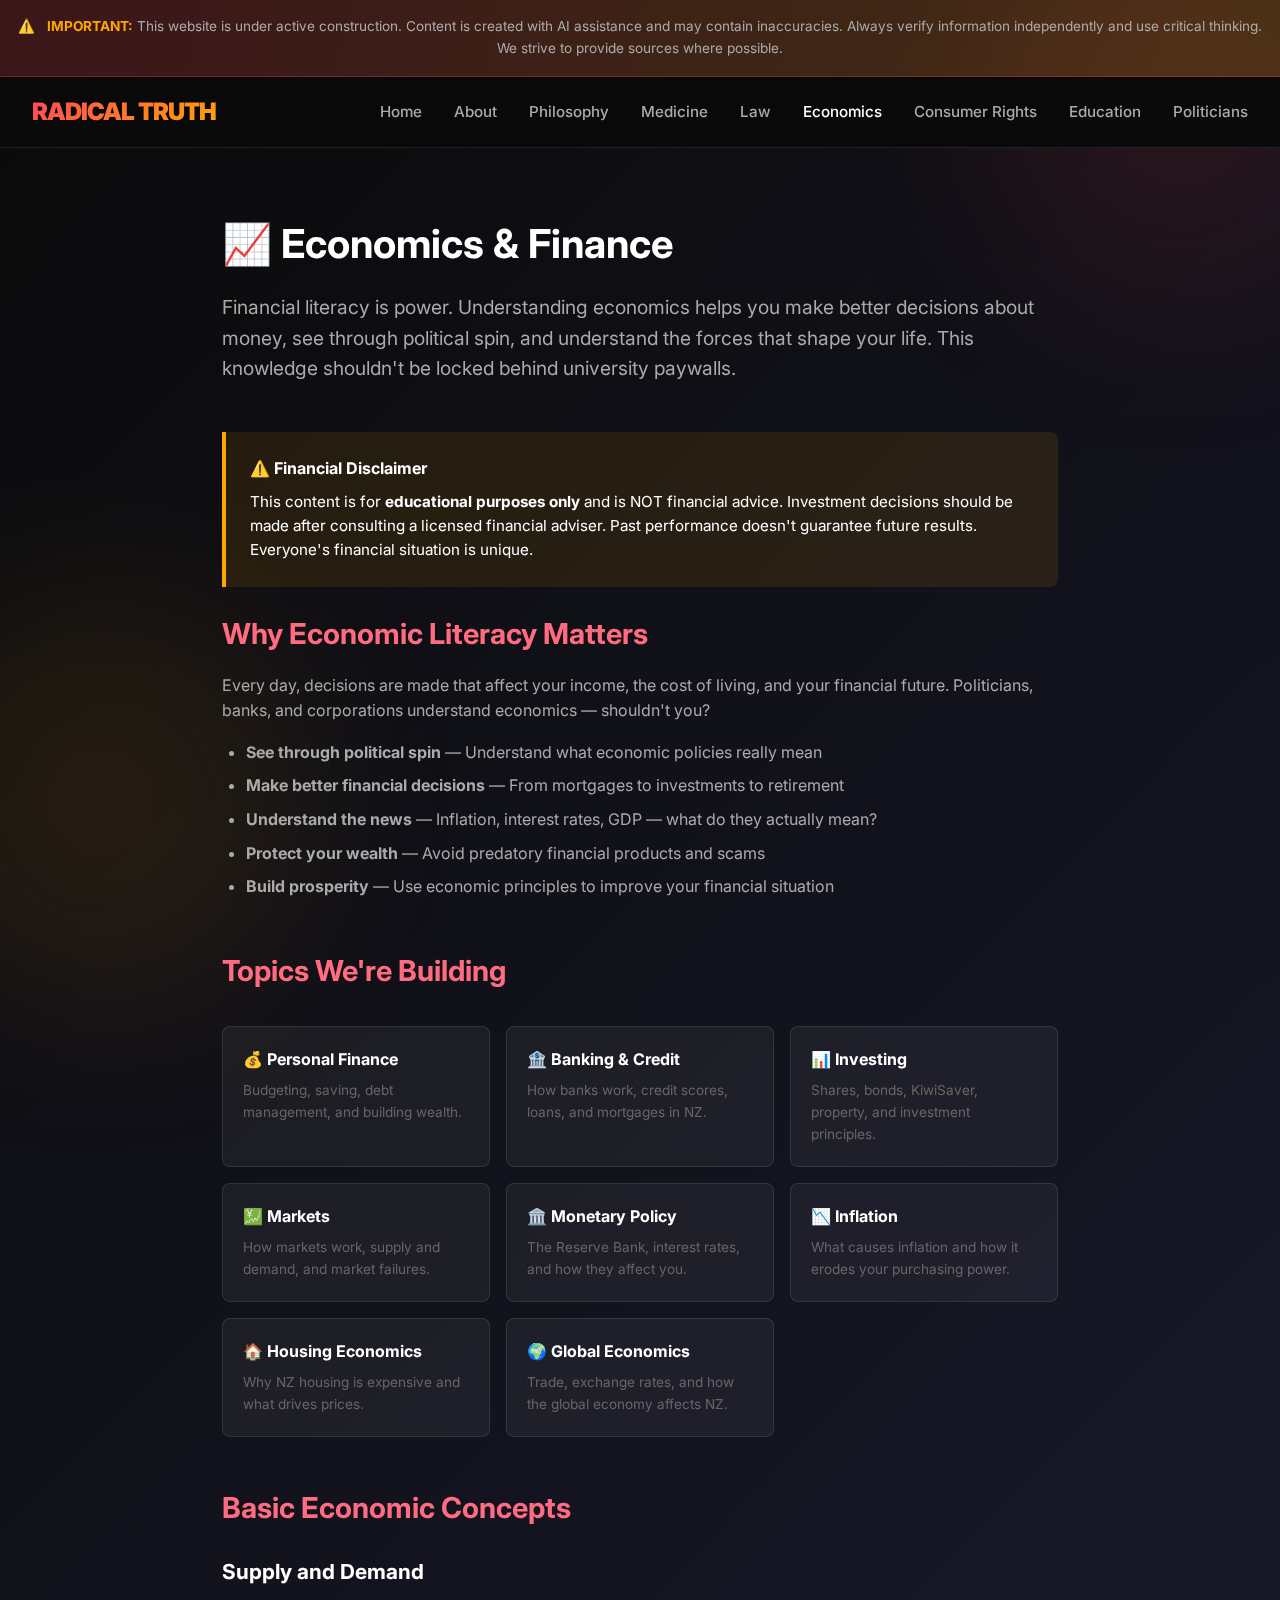
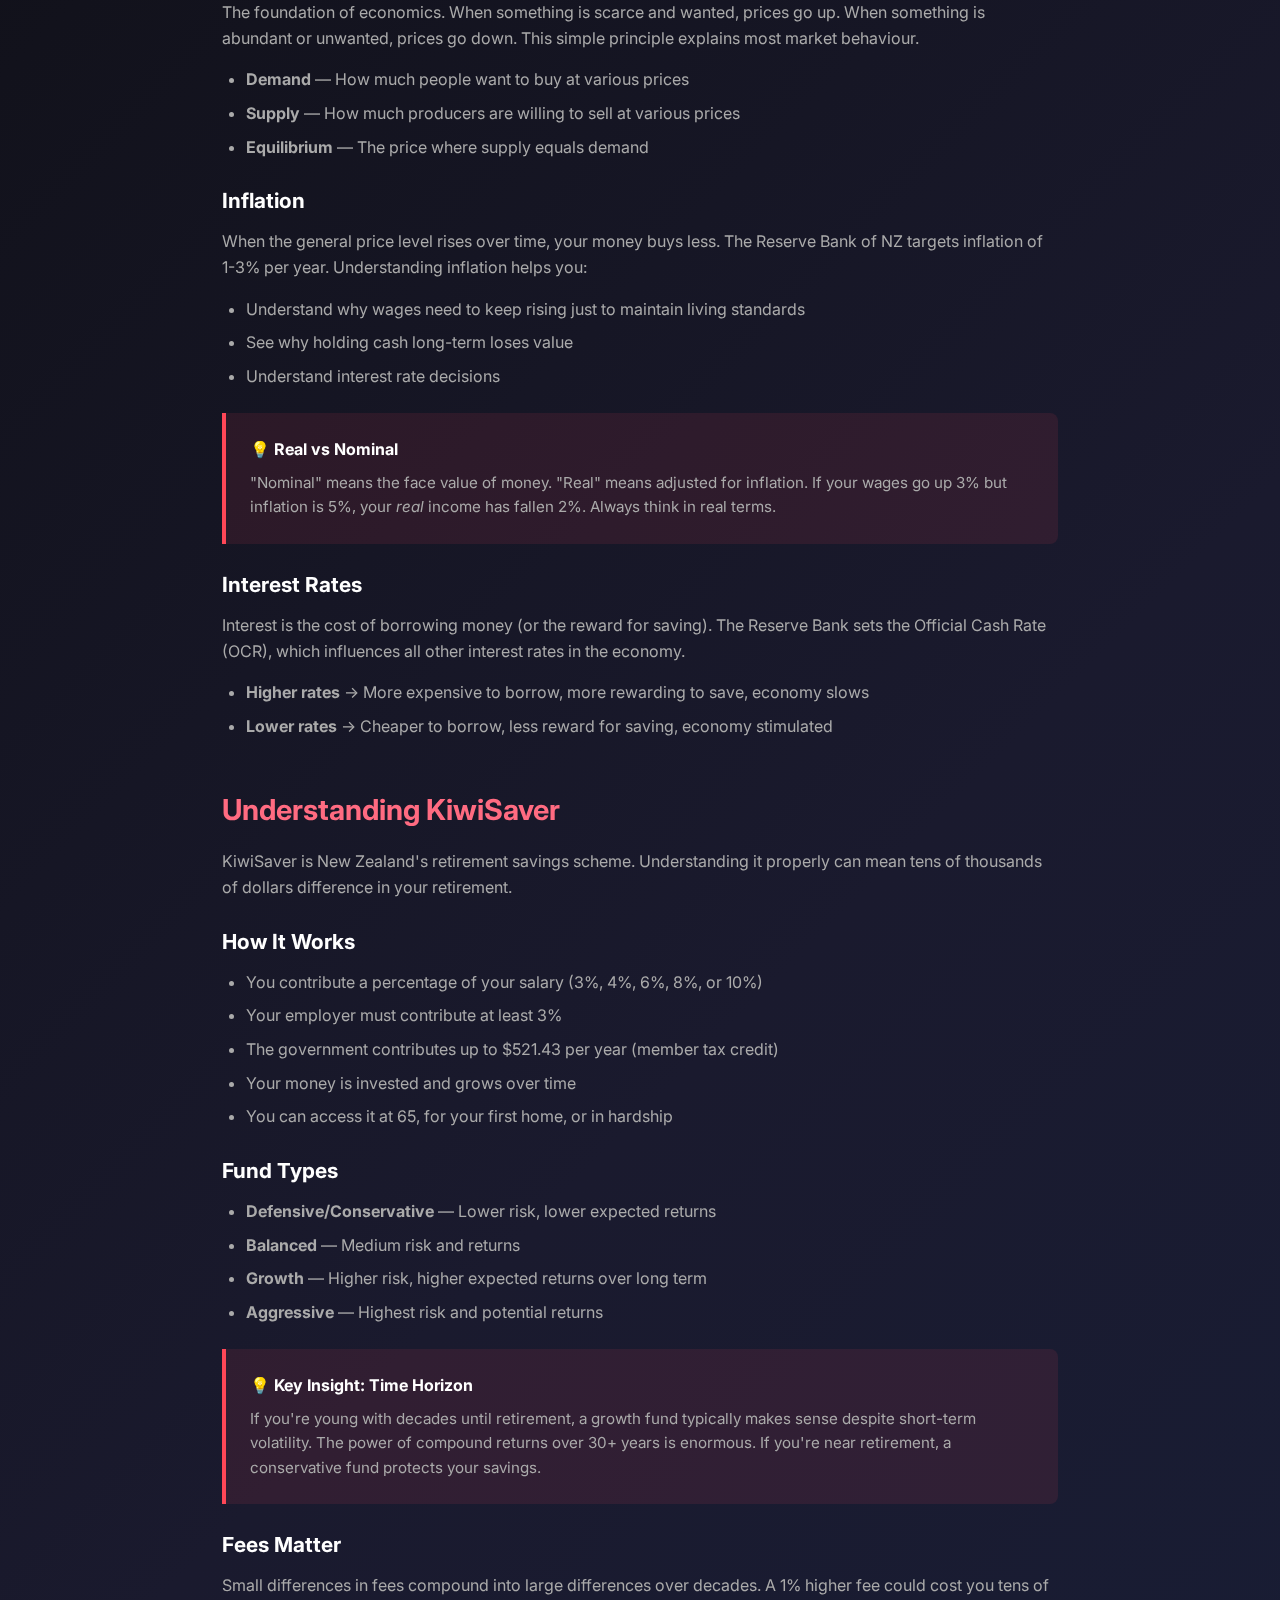
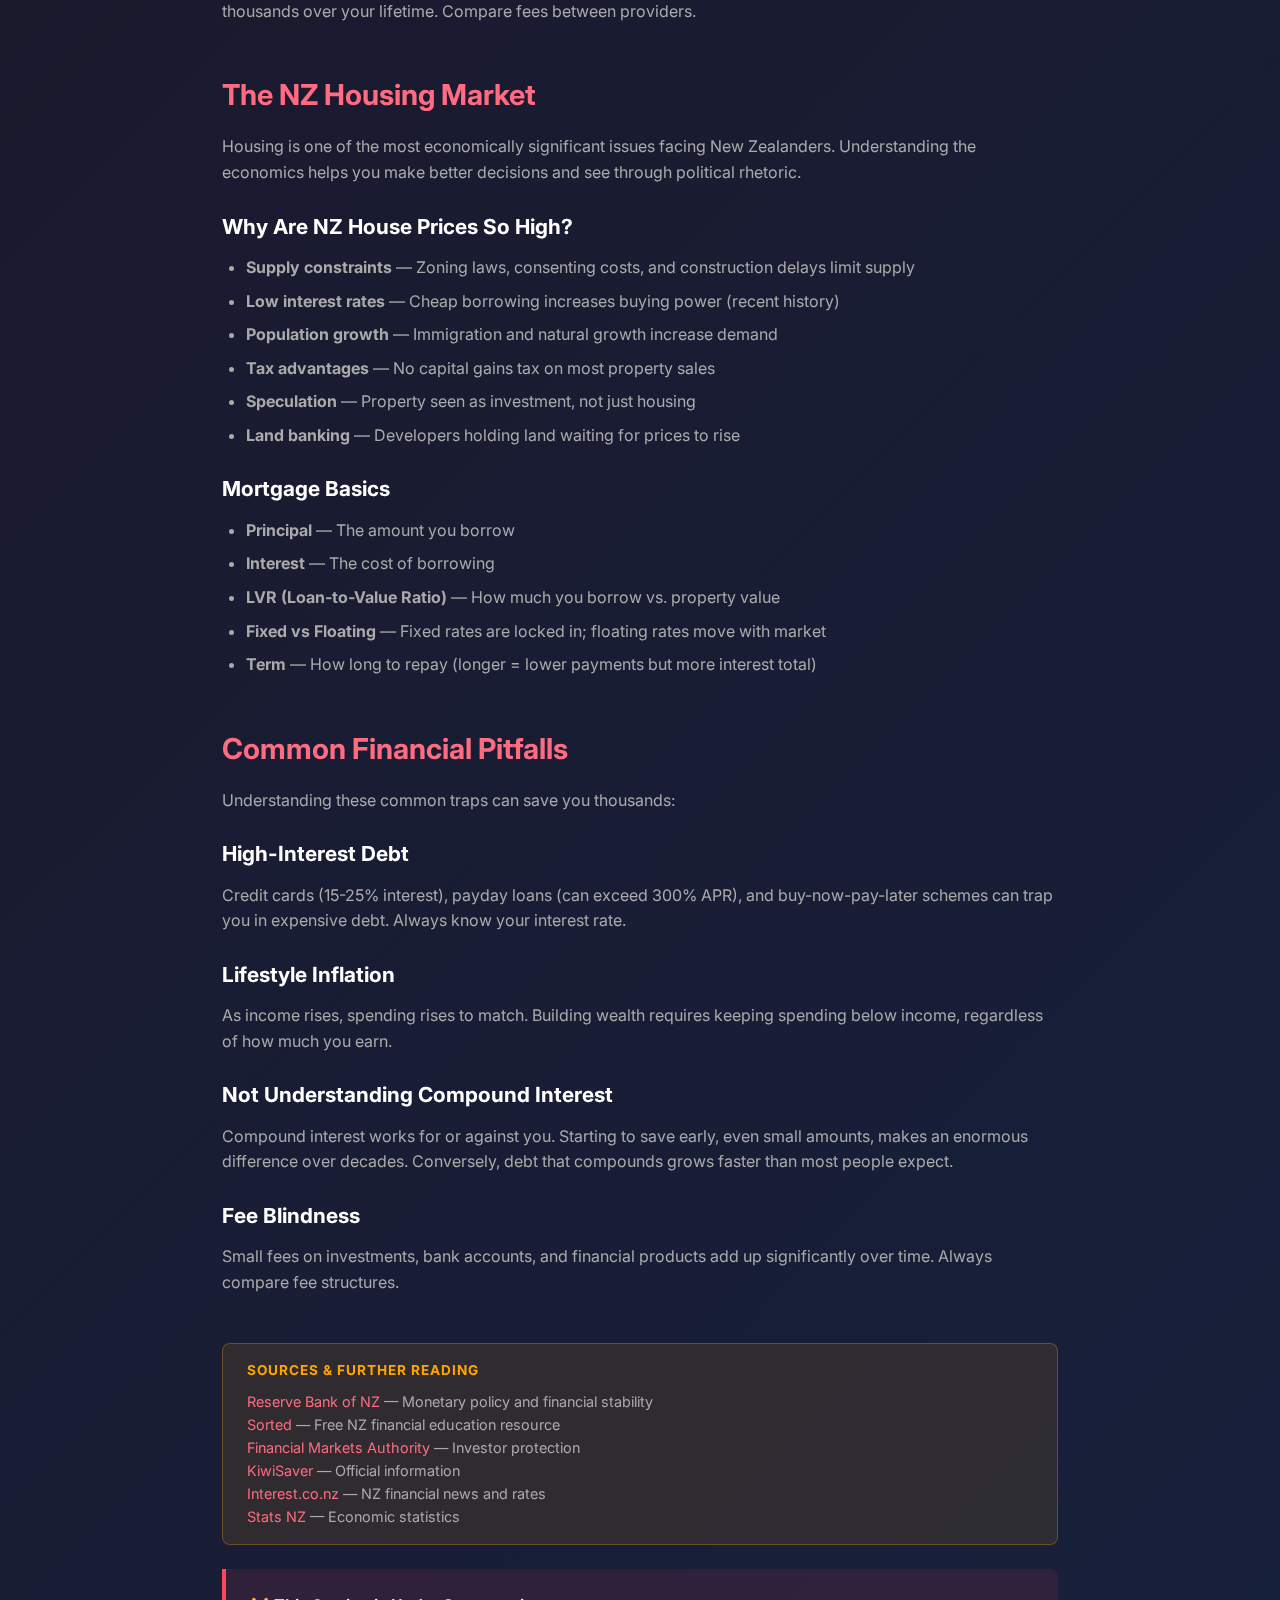
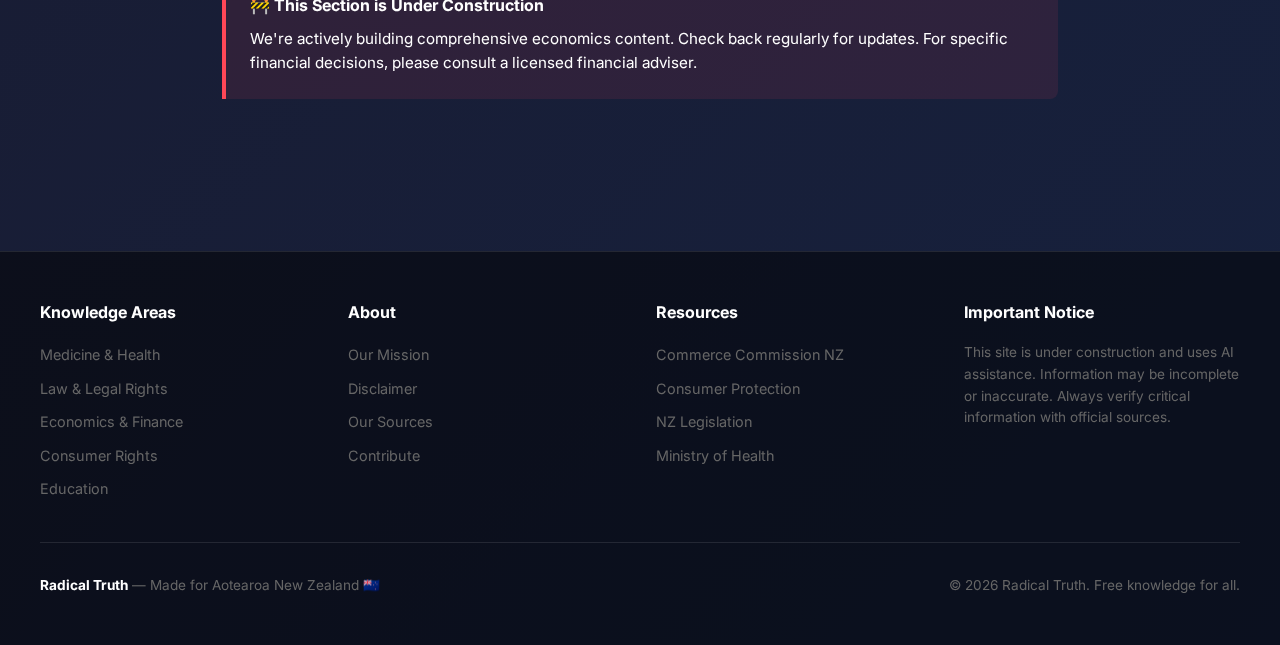
<file: pages/economics.html>
<!DOCTYPE html>
<html lang="en">
<head>
    <meta charset="UTF-8">
    <meta name="viewport" content="width=device-width, initial-scale=1.0">
    <title>Economics & Finance | Radical Truth</title>
    <meta name="description" content="Free economics and financial literacy education for New Zealanders. Understand money, markets, and the economy.">
    <link rel="preconnect" href="https://fonts.googleapis.com">
    <link rel="preconnect" href="https://fonts.gstatic.com" crossorigin>
    <link href="https://fonts.googleapis.com/css2?family=Inter:wght@400;500;600;700;900&display=swap" rel="stylesheet">
    <link rel="stylesheet" href="../css/style.css">
</head>
<body>
    <div class="glow glow-1"></div>
    <div class="glow glow-2"></div>

    <!-- Disclaimer Banner -->
    <div class="disclaimer-banner">
        <span class="warning-icon">⚠️</span>
        <strong>IMPORTANT:</strong> This website is under active construction. Content is created with AI assistance and may contain inaccuracies. 
        Always verify information independently and use critical thinking. We strive to provide sources where possible.
    </div>

    <!-- Navigation -->
    <nav class="nav">
        <div class="nav-container">
            <a href="../index.html" class="nav-logo">Radical Truth</a>
            <div class="nav-toggle" onclick="toggleNav()">
                <span></span>
                <span></span>
                <span></span>
            </div>
            <ul class="nav-links" id="navLinks">
                <li><a href="../index.html">Home</a></li>
                <li><a href="about.html">About</a></li>
                <li><a href="philosophy.html">Philosophy</a></li>
                <li><a href="medicine.html">Medicine</a></li>
                <li><a href="law.html">Law</a></li>
                <li><a href="economics.html" class="active">Economics</a></li>
                <li><a href="consumer-rights.html">Consumer Rights</a></li>
                <li><a href="education.html">Education</a></li>
                <li><a href="politicians.html">Politicians</a></li>
            </ul>
        </div>
    </nav>

    <!-- Page Content -->
    <main class="page-content">
        <header class="page-header">
            <h1>📈 Economics & Finance</h1>
            <p class="lead">
                Financial literacy is power. Understanding economics helps you make better decisions about 
                money, see through political spin, and understand the forces that shape your life. This 
                knowledge shouldn't be locked behind university paywalls.
            </p>
        </header>

        <div class="info-box warning">
            <h4>⚠️ Financial Disclaimer</h4>
            <p>
                This content is for <strong>educational purposes only</strong> and is NOT financial advice. 
                Investment decisions should be made after consulting a licensed financial adviser. 
                Past performance doesn't guarantee future results. Everyone's financial situation is unique.
            </p>
        </div>

        <section class="content-section">
            <h2>Why Economic Literacy Matters</h2>
            <p>
                Every day, decisions are made that affect your income, the cost of living, and your financial 
                future. Politicians, banks, and corporations understand economics — shouldn't you?
            </p>
            <ul>
                <li><strong>See through political spin</strong> — Understand what economic policies really mean</li>
                <li><strong>Make better financial decisions</strong> — From mortgages to investments to retirement</li>
                <li><strong>Understand the news</strong> — Inflation, interest rates, GDP — what do they actually mean?</li>
                <li><strong>Protect your wealth</strong> — Avoid predatory financial products and scams</li>
                <li><strong>Build prosperity</strong> — Use economic principles to improve your financial situation</li>
            </ul>
        </section>

        <section class="content-section">
            <h2>Topics We're Building</h2>
            
            <div class="topic-grid">
                <div class="topic-card">
                    <h4>💰 Personal Finance</h4>
                    <p>Budgeting, saving, debt management, and building wealth.</p>
                </div>
                <div class="topic-card">
                    <h4>🏦 Banking & Credit</h4>
                    <p>How banks work, credit scores, loans, and mortgages in NZ.</p>
                </div>
                <div class="topic-card">
                    <h4>📊 Investing</h4>
                    <p>Shares, bonds, KiwiSaver, property, and investment principles.</p>
                </div>
                <div class="topic-card">
                    <h4>💹 Markets</h4>
                    <p>How markets work, supply and demand, and market failures.</p>
                </div>
                <div class="topic-card">
                    <h4>🏛️ Monetary Policy</h4>
                    <p>The Reserve Bank, interest rates, and how they affect you.</p>
                </div>
                <div class="topic-card">
                    <h4>📉 Inflation</h4>
                    <p>What causes inflation and how it erodes your purchasing power.</p>
                </div>
                <div class="topic-card">
                    <h4>🏠 Housing Economics</h4>
                    <p>Why NZ housing is expensive and what drives prices.</p>
                </div>
                <div class="topic-card">
                    <h4>🌍 Global Economics</h4>
                    <p>Trade, exchange rates, and how the global economy affects NZ.</p>
                </div>
            </div>
        </section>

        <section class="content-section">
            <h2>Basic Economic Concepts</h2>
            
            <h3>Supply and Demand</h3>
            <p>
                The foundation of economics. When something is scarce and wanted, prices go up. When something 
                is abundant or unwanted, prices go down. This simple principle explains most market behaviour.
            </p>
            <ul>
                <li><strong>Demand</strong> — How much people want to buy at various prices</li>
                <li><strong>Supply</strong> — How much producers are willing to sell at various prices</li>
                <li><strong>Equilibrium</strong> — The price where supply equals demand</li>
            </ul>

            <h3>Inflation</h3>
            <p>
                When the general price level rises over time, your money buys less. The Reserve Bank of NZ 
                targets inflation of 1-3% per year. Understanding inflation helps you:
            </p>
            <ul>
                <li>Understand why wages need to keep rising just to maintain living standards</li>
                <li>See why holding cash long-term loses value</li>
                <li>Understand interest rate decisions</li>
            </ul>

            <div class="info-box">
                <h4>💡 Real vs Nominal</h4>
                <p>
                    "Nominal" means the face value of money. "Real" means adjusted for inflation. 
                    If your wages go up 3% but inflation is 5%, your <em>real</em> income has fallen 2%. 
                    Always think in real terms.
                </p>
            </div>

            <h3>Interest Rates</h3>
            <p>
                Interest is the cost of borrowing money (or the reward for saving). The Reserve Bank sets 
                the Official Cash Rate (OCR), which influences all other interest rates in the economy.
            </p>
            <ul>
                <li><strong>Higher rates</strong> → More expensive to borrow, more rewarding to save, economy slows</li>
                <li><strong>Lower rates</strong> → Cheaper to borrow, less reward for saving, economy stimulated</li>
            </ul>
        </section>

        <section class="content-section">
            <h2>Understanding KiwiSaver</h2>
            <p>
                KiwiSaver is New Zealand's retirement savings scheme. Understanding it properly can mean 
                tens of thousands of dollars difference in your retirement.
            </p>

            <h3>How It Works</h3>
            <ul>
                <li>You contribute a percentage of your salary (3%, 4%, 6%, 8%, or 10%)</li>
                <li>Your employer must contribute at least 3%</li>
                <li>The government contributes up to $521.43 per year (member tax credit)</li>
                <li>Your money is invested and grows over time</li>
                <li>You can access it at 65, for your first home, or in hardship</li>
            </ul>

            <h3>Fund Types</h3>
            <ul>
                <li><strong>Defensive/Conservative</strong> — Lower risk, lower expected returns</li>
                <li><strong>Balanced</strong> — Medium risk and returns</li>
                <li><strong>Growth</strong> — Higher risk, higher expected returns over long term</li>
                <li><strong>Aggressive</strong> — Highest risk and potential returns</li>
            </ul>

            <div class="info-box">
                <h4>💡 Key Insight: Time Horizon</h4>
                <p>
                    If you're young with decades until retirement, a growth fund typically makes sense 
                    despite short-term volatility. The power of compound returns over 30+ years is enormous. 
                    If you're near retirement, a conservative fund protects your savings.
                </p>
            </div>

            <h3>Fees Matter</h3>
            <p>
                Small differences in fees compound into large differences over decades. A 1% higher fee 
                could cost you tens of thousands over your lifetime. Compare fees between providers.
            </p>
        </section>

        <section class="content-section">
            <h2>The NZ Housing Market</h2>
            <p>
                Housing is one of the most economically significant issues facing New Zealanders. 
                Understanding the economics helps you make better decisions and see through political rhetoric.
            </p>

            <h3>Why Are NZ House Prices So High?</h3>
            <ul>
                <li><strong>Supply constraints</strong> — Zoning laws, consenting costs, and construction delays limit supply</li>
                <li><strong>Low interest rates</strong> — Cheap borrowing increases buying power (recent history)</li>
                <li><strong>Population growth</strong> — Immigration and natural growth increase demand</li>
                <li><strong>Tax advantages</strong> — No capital gains tax on most property sales</li>
                <li><strong>Speculation</strong> — Property seen as investment, not just housing</li>
                <li><strong>Land banking</strong> — Developers holding land waiting for prices to rise</li>
            </ul>

            <h3>Mortgage Basics</h3>
            <ul>
                <li><strong>Principal</strong> — The amount you borrow</li>
                <li><strong>Interest</strong> — The cost of borrowing</li>
                <li><strong>LVR (Loan-to-Value Ratio)</strong> — How much you borrow vs. property value</li>
                <li><strong>Fixed vs Floating</strong> — Fixed rates are locked in; floating rates move with market</li>
                <li><strong>Term</strong> — How long to repay (longer = lower payments but more interest total)</li>
            </ul>
        </section>

        <section class="content-section">
            <h2>Common Financial Pitfalls</h2>
            <p>
                Understanding these common traps can save you thousands:
            </p>

            <h3>High-Interest Debt</h3>
            <p>
                Credit cards (15-25% interest), payday loans (can exceed 300% APR), and buy-now-pay-later 
                schemes can trap you in expensive debt. Always know your interest rate.
            </p>

            <h3>Lifestyle Inflation</h3>
            <p>
                As income rises, spending rises to match. Building wealth requires keeping spending 
                below income, regardless of how much you earn.
            </p>

            <h3>Not Understanding Compound Interest</h3>
            <p>
                Compound interest works for or against you. Starting to save early, even small amounts, 
                makes an enormous difference over decades. Conversely, debt that compounds grows faster 
                than most people expect.
            </p>

            <h3>Fee Blindness</h3>
            <p>
                Small fees on investments, bank accounts, and financial products add up significantly 
                over time. Always compare fee structures.
            </p>
        </section>

        <div class="source-box">
            <h4>Sources & Further Reading</h4>
            <ul>
                <li><a href="https://www.rbnz.govt.nz" target="_blank">Reserve Bank of NZ</a> — Monetary policy and financial stability</li>
                <li><a href="https://sorted.org.nz" target="_blank">Sorted</a> — Free NZ financial education resource</li>
                <li><a href="https://www.fma.govt.nz" target="_blank">Financial Markets Authority</a> — Investor protection</li>
                <li><a href="https://www.kiwisaver.govt.nz" target="_blank">KiwiSaver</a> — Official information</li>
                <li><a href="https://www.interest.co.nz" target="_blank">Interest.co.nz</a> — NZ financial news and rates</li>
                <li><a href="https://www.stats.govt.nz" target="_blank">Stats NZ</a> — Economic statistics</li>
            </ul>
        </div>

        <div class="info-box">
            <h4>🚧 This Section is Under Construction</h4>
            <p>
                We're actively building comprehensive economics content. Check back regularly for updates. 
                For specific financial decisions, please consult a licensed financial adviser.
            </p>
        </div>
    </main>

    <!-- Footer -->
    <footer class="footer">
        <div class="footer-container">
            <div class="footer-section">
                <h4>Knowledge Areas</h4>
                <ul>
                    <li><a href="medicine.html">Medicine & Health</a></li>
                    <li><a href="law.html">Law & Legal Rights</a></li>
                    <li><a href="economics.html">Economics & Finance</a></li>
                    <li><a href="consumer-rights.html">Consumer Rights</a></li>
                    <li><a href="education.html">Education</a></li>
                </ul>
            </div>
            <div class="footer-section">
                <h4>About</h4>
                <ul>
                    <li><a href="about.html">Our Mission</a></li>
                    <li><a href="about.html#disclaimer">Disclaimer</a></li>
                    <li><a href="about.html#sources">Our Sources</a></li>
                    <li><a href="about.html#contribute">Contribute</a></li>
                </ul>
            </div>
            <div class="footer-section">
                <h4>Resources</h4>
                <ul>
                    <li><a href="https://comcom.govt.nz" target="_blank">Commerce Commission NZ</a></li>
                    <li><a href="https://www.consumerprotection.govt.nz" target="_blank">Consumer Protection</a></li>
                    <li><a href="https://www.legislation.govt.nz" target="_blank">NZ Legislation</a></li>
                    <li><a href="https://www.health.govt.nz" target="_blank">Ministry of Health</a></li>
                </ul>
            </div>
            <div class="footer-section">
                <h4>Important Notice</h4>
                <p style="font-size: 0.85rem; color: var(--text-muted);">
                    This site is under construction and uses AI assistance. 
                    Information may be incomplete or inaccurate. Always verify 
                    critical information with official sources.
                </p>
            </div>
        </div>
        <div class="footer-bottom">
            <div>
                <span class="footer-logo">Radical Truth</span> — Made for Aotearoa New Zealand 🇳🇿
            </div>
            <div>© 2026 Radical Truth. Free knowledge for all.</div>
        </div>
    </footer>

    <script>
        function toggleNav() {
            document.getElementById('navLinks').classList.toggle('active');
        }
    </script>
</body>
</html>
</file>
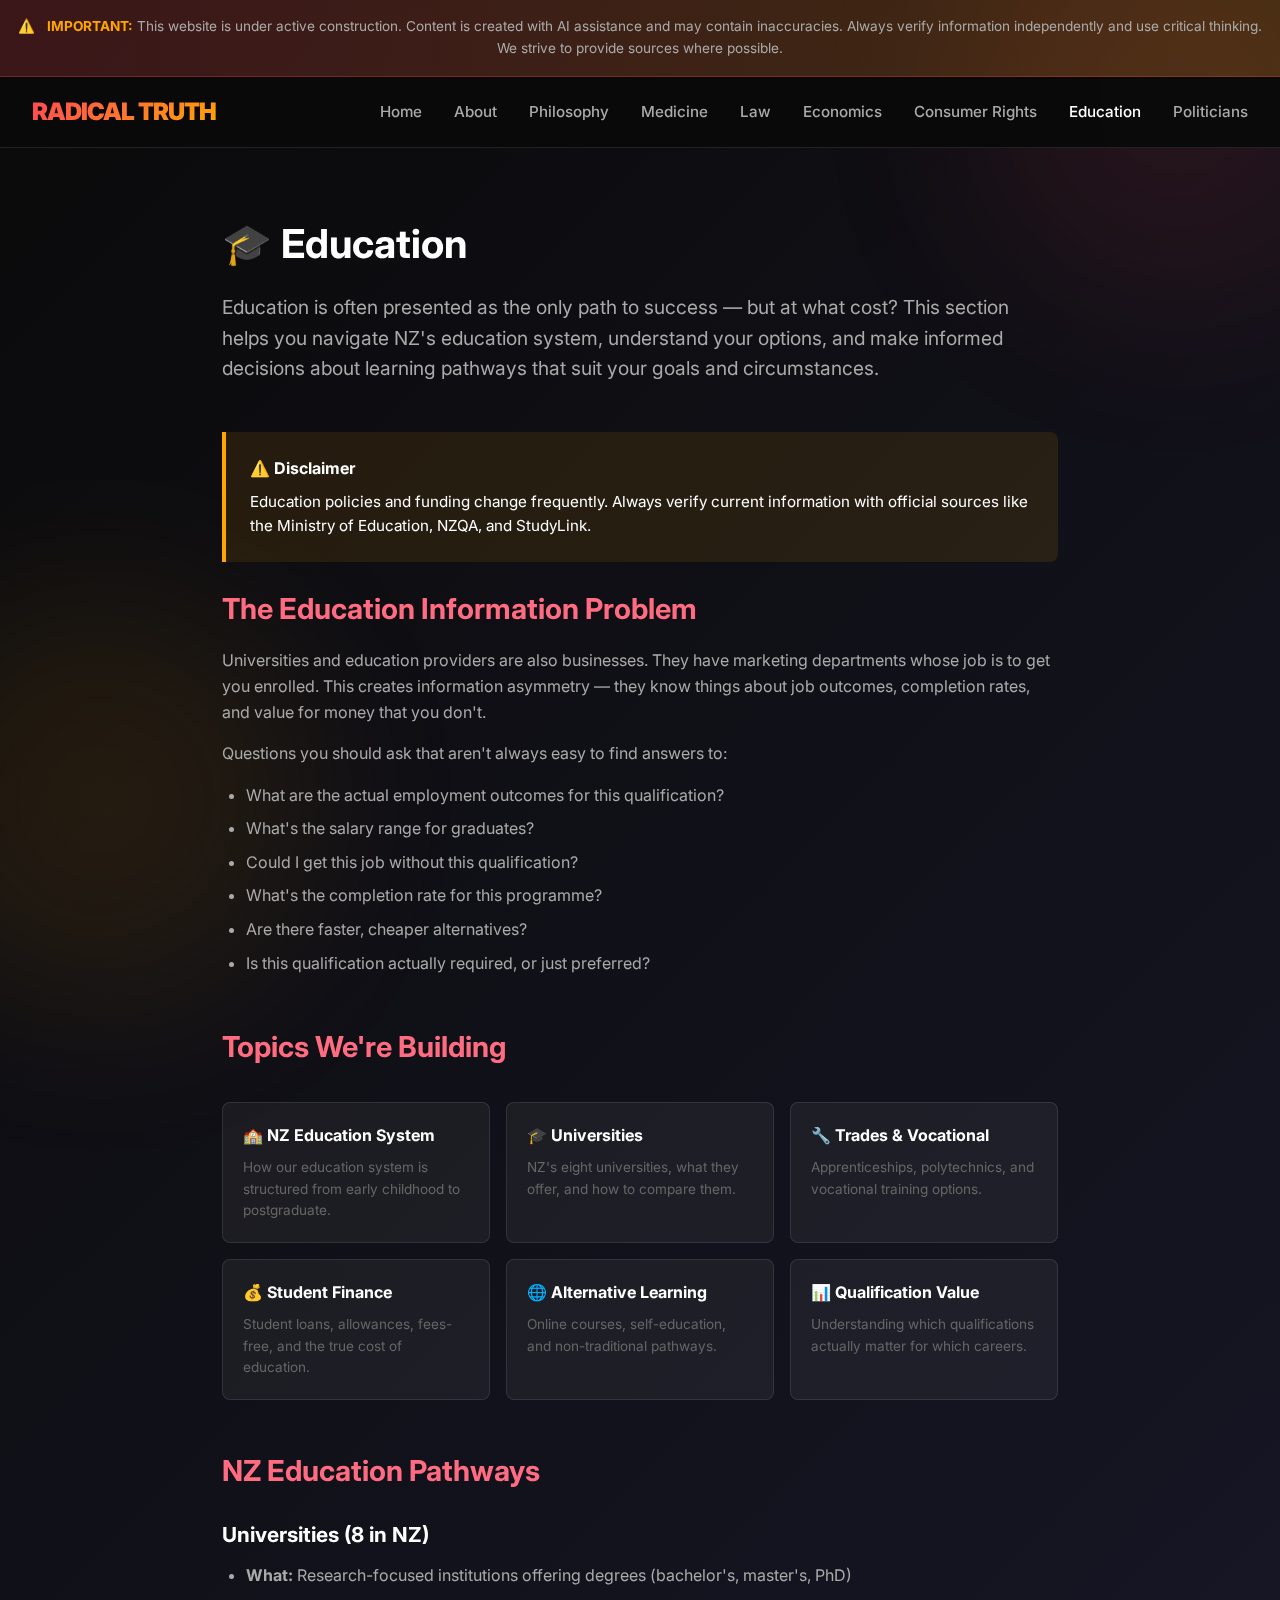
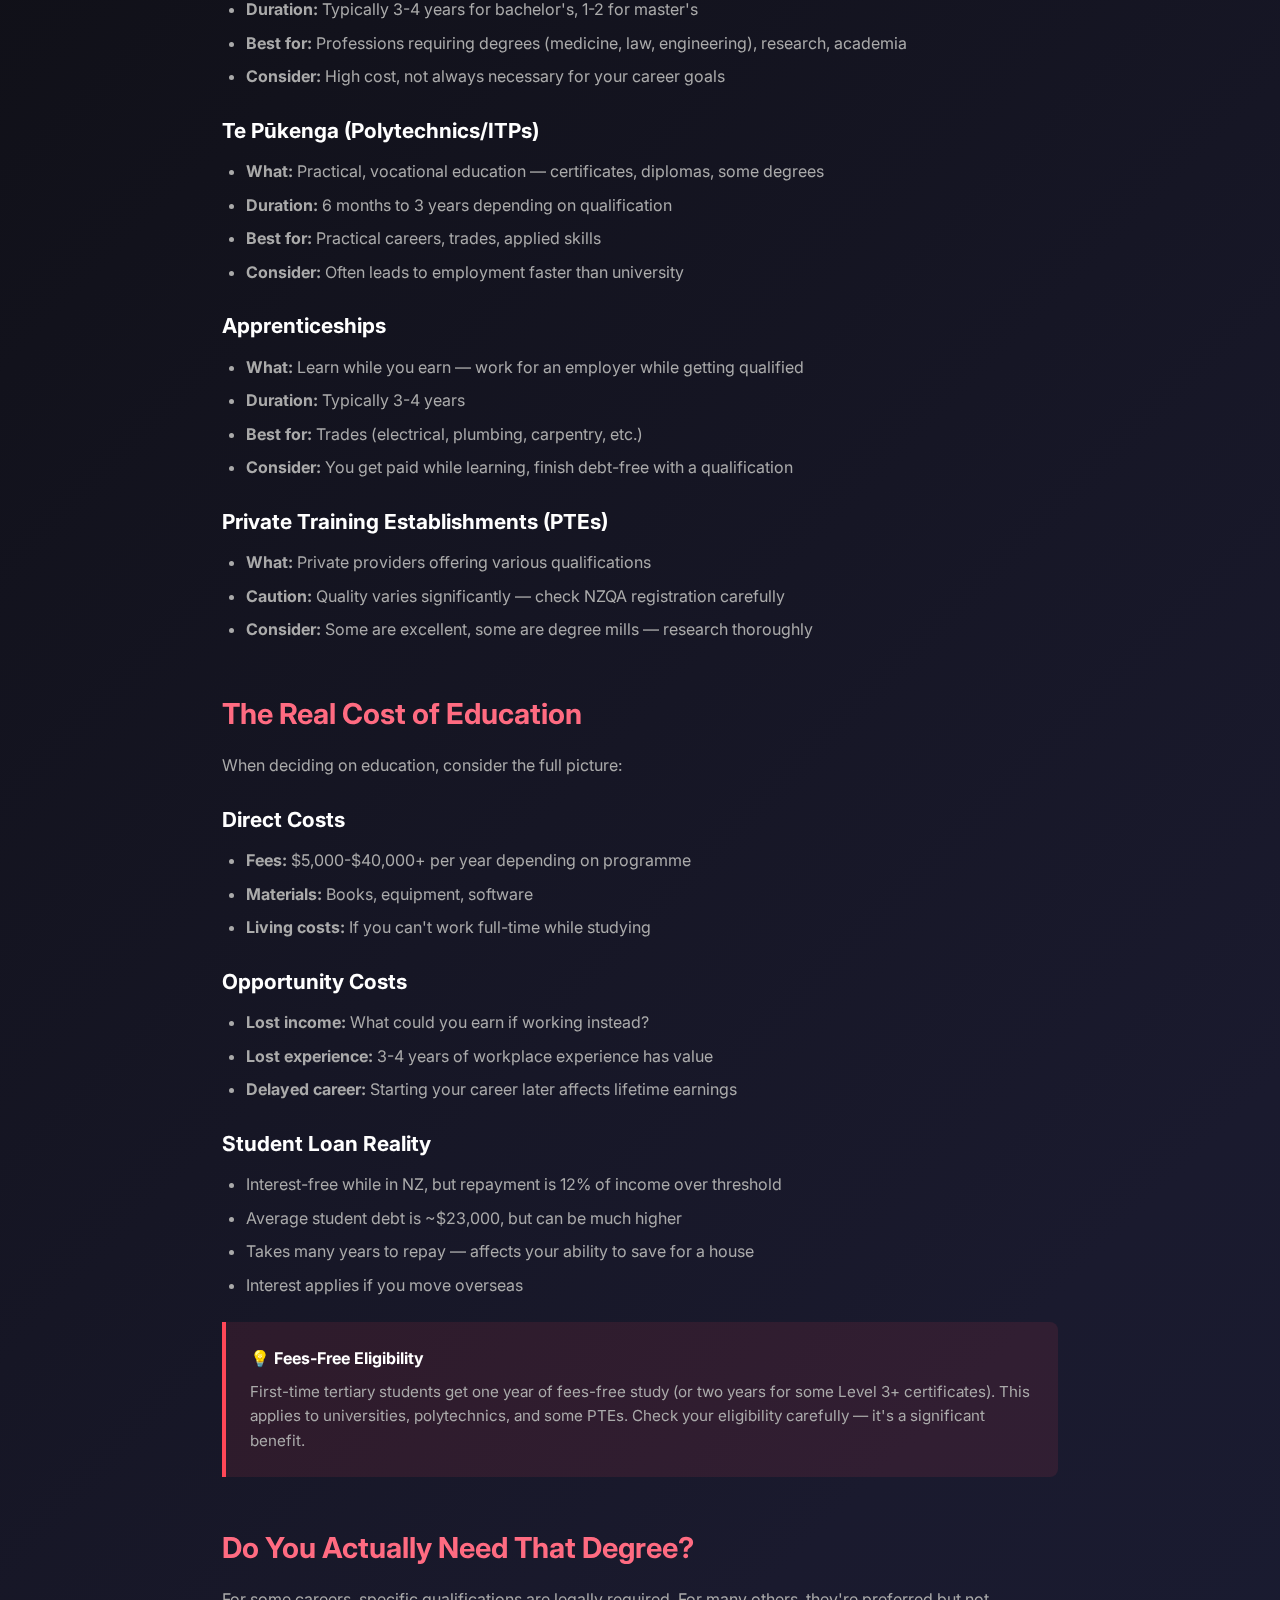
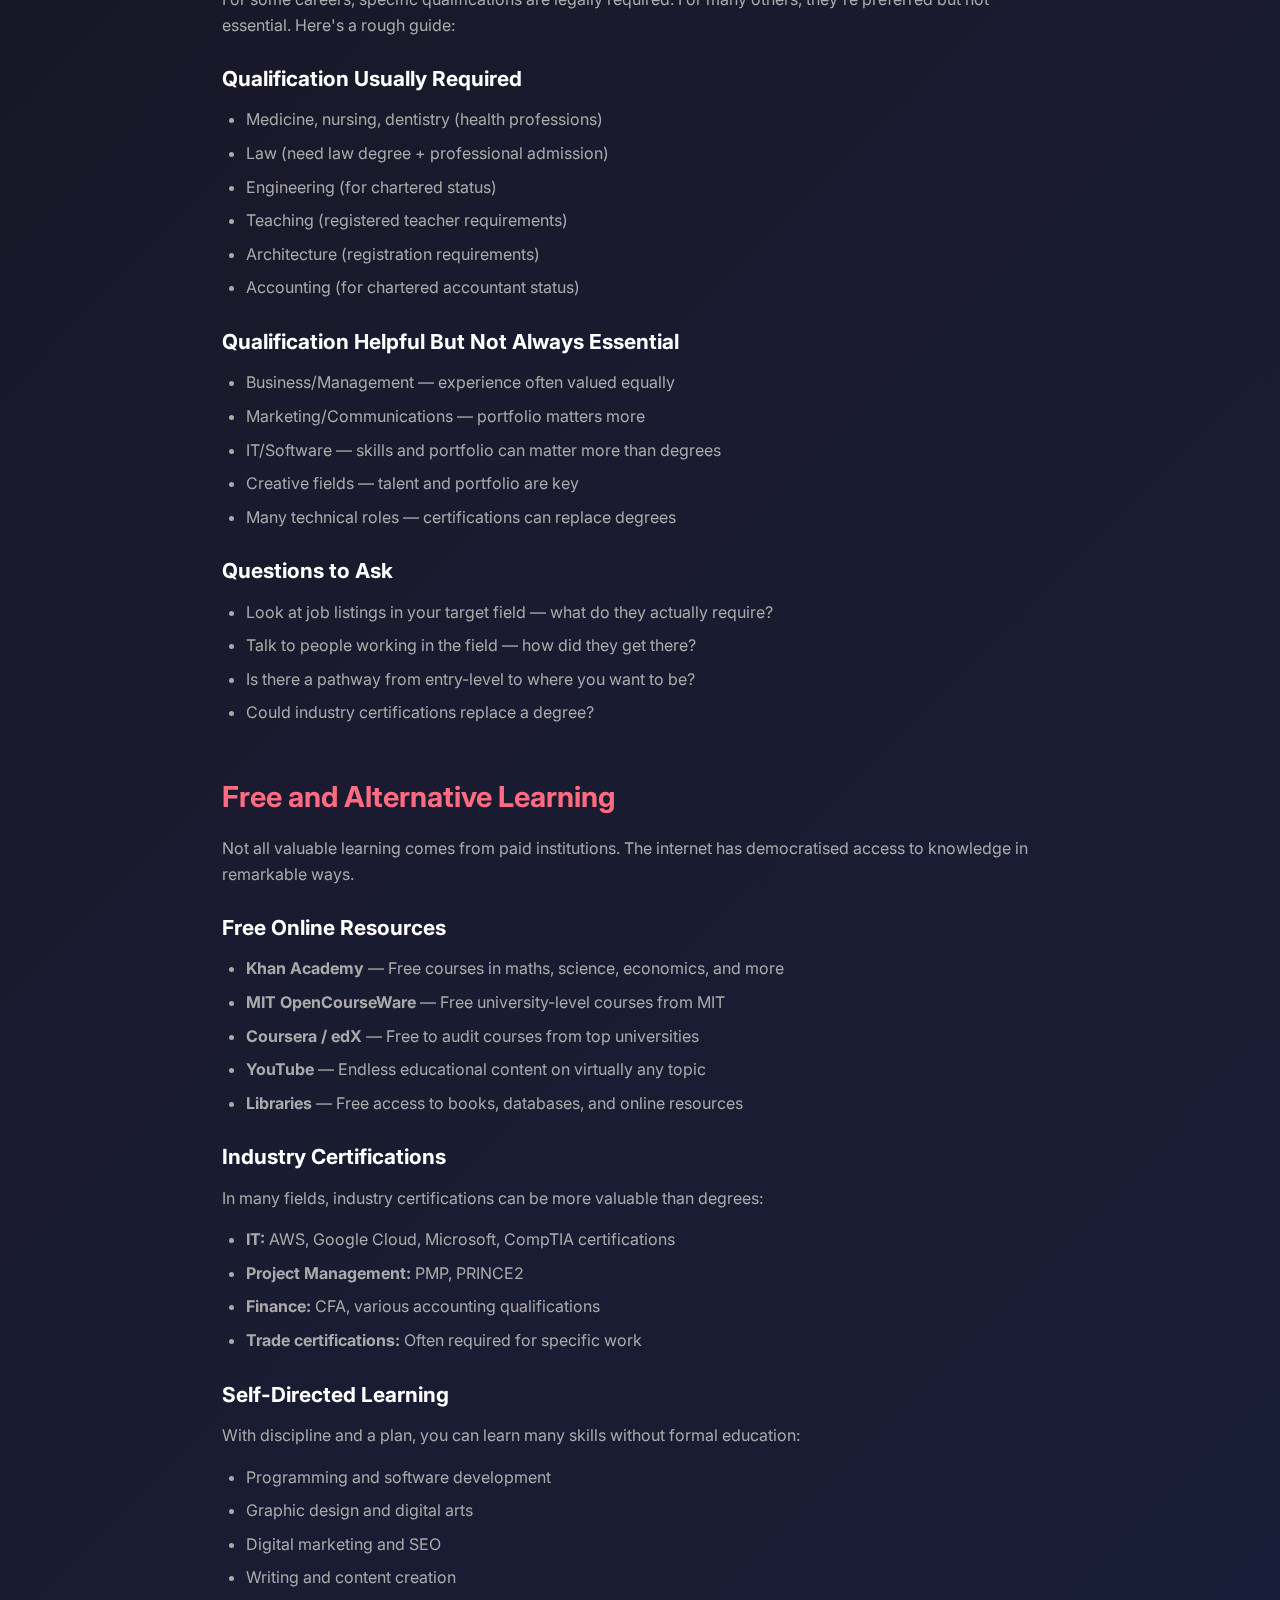
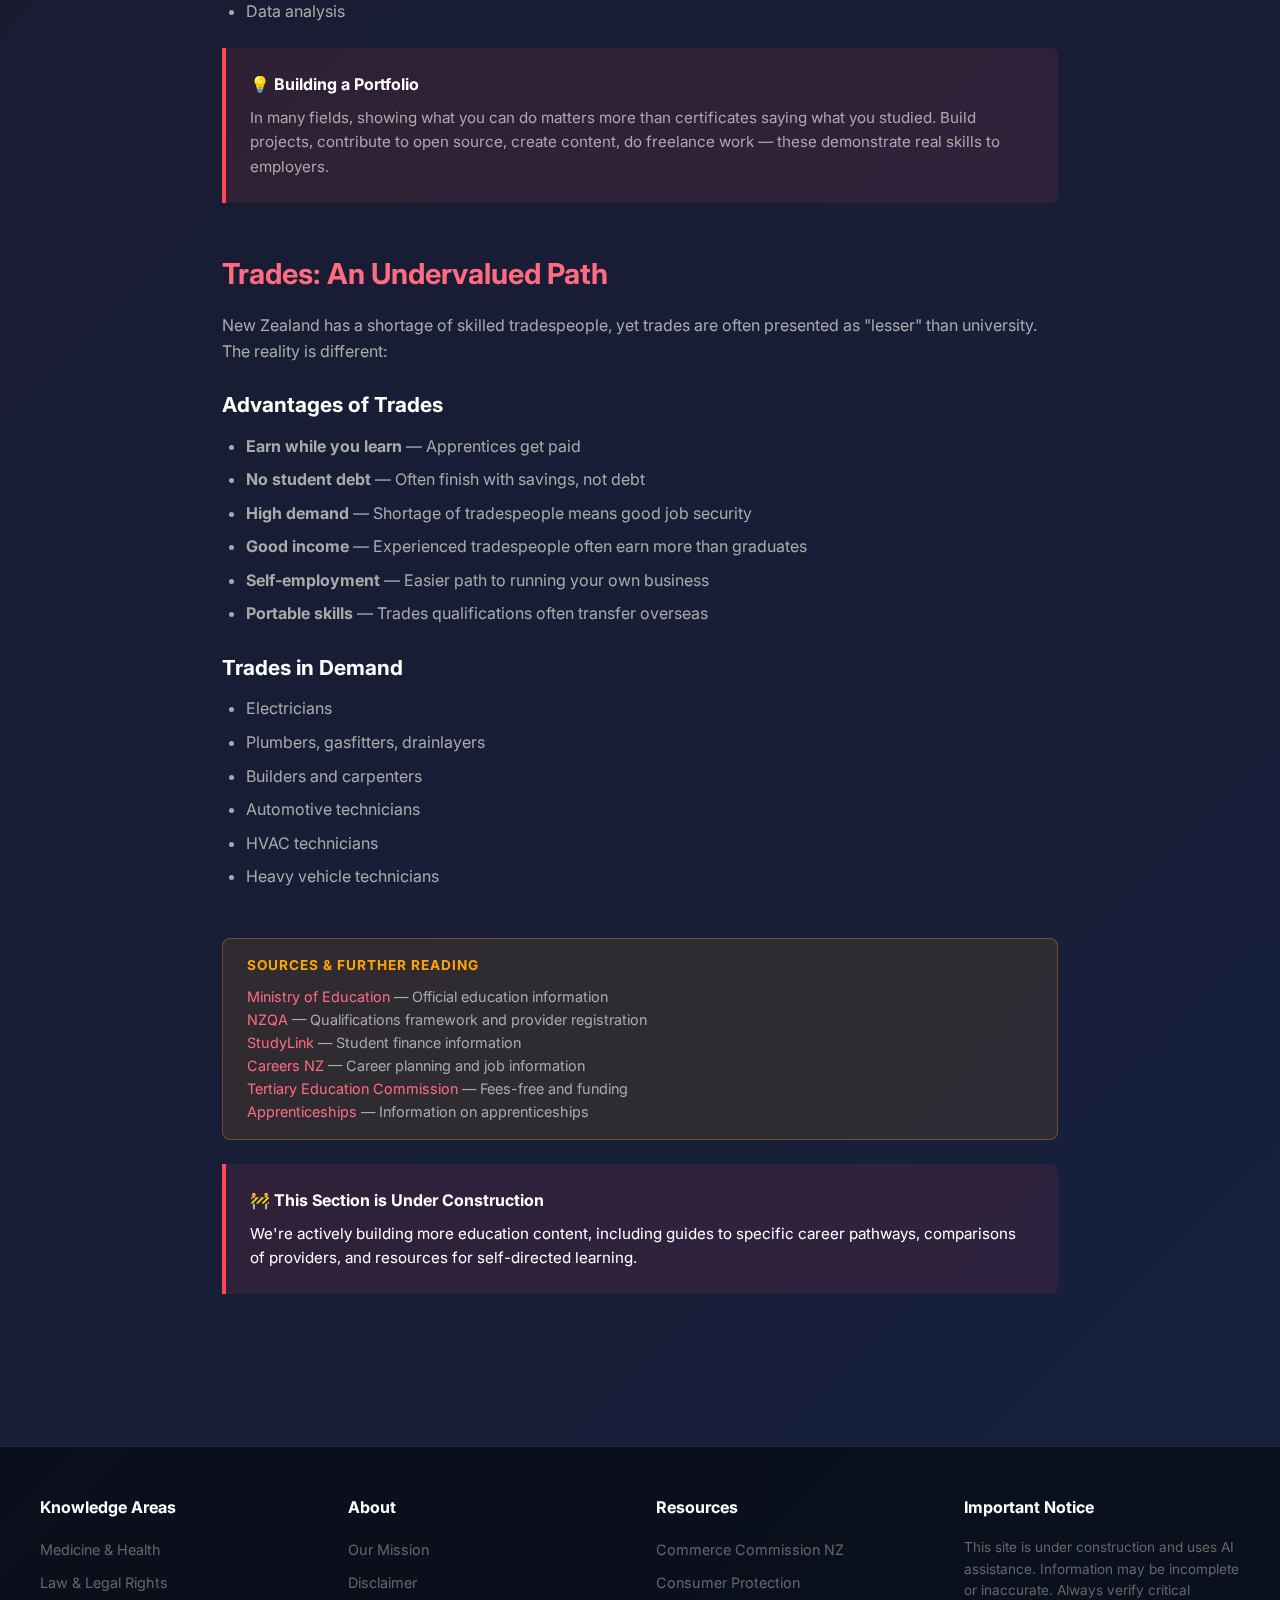
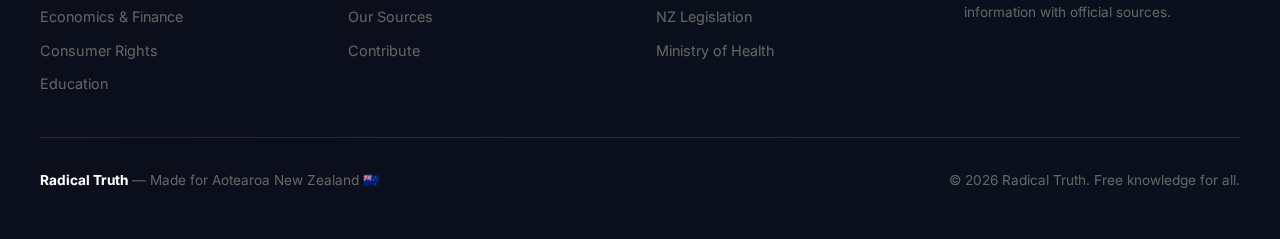
<file: pages/education.html>
<!DOCTYPE html>
<html lang="en">
<head>
    <meta charset="UTF-8">
    <meta name="viewport" content="width=device-width, initial-scale=1.0">
    <title>Education | Radical Truth</title>
    <meta name="description" content="Navigate New Zealand's education system. Understand universities, polytechnics, trades training, and alternatives to traditional education.">
    <link rel="preconnect" href="https://fonts.googleapis.com">
    <link rel="preconnect" href="https://fonts.gstatic.com" crossorigin>
    <link href="https://fonts.googleapis.com/css2?family=Inter:wght@400;500;600;700;900&display=swap" rel="stylesheet">
    <link rel="stylesheet" href="../css/style.css">
</head>
<body>
    <div class="glow glow-1"></div>
    <div class="glow glow-2"></div>

    <!-- Disclaimer Banner -->
    <div class="disclaimer-banner">
        <span class="warning-icon">⚠️</span>
        <strong>IMPORTANT:</strong> This website is under active construction. Content is created with AI assistance and may contain inaccuracies. 
        Always verify information independently and use critical thinking. We strive to provide sources where possible.
    </div>

    <!-- Navigation -->
    <nav class="nav">
        <div class="nav-container">
            <a href="../index.html" class="nav-logo">Radical Truth</a>
            <div class="nav-toggle" onclick="toggleNav()">
                <span></span>
                <span></span>
                <span></span>
            </div>
            <ul class="nav-links" id="navLinks">
                <li><a href="../index.html">Home</a></li>
                <li><a href="about.html">About</a></li>
                <li><a href="philosophy.html">Philosophy</a></li>
                <li><a href="medicine.html">Medicine</a></li>
                <li><a href="law.html">Law</a></li>
                <li><a href="economics.html">Economics</a></li>
                <li><a href="consumer-rights.html">Consumer Rights</a></li>
                <li><a href="education.html" class="active">Education</a></li>
                <li><a href="politicians.html">Politicians</a></li>
            </ul>
        </div>
    </nav>

    <!-- Page Content -->
    <main class="page-content">
        <header class="page-header">
            <h1>🎓 Education</h1>
            <p class="lead">
                Education is often presented as the only path to success — but at what cost? This section 
                helps you navigate NZ's education system, understand your options, and make informed decisions 
                about learning pathways that suit your goals and circumstances.
            </p>
        </header>

        <div class="info-box warning">
            <h4>⚠️ Disclaimer</h4>
            <p>
                Education policies and funding change frequently. Always verify current information 
                with official sources like the Ministry of Education, NZQA, and StudyLink.
            </p>
        </div>

        <section class="content-section">
            <h2>The Education Information Problem</h2>
            <p>
                Universities and education providers are also businesses. They have marketing departments 
                whose job is to get you enrolled. This creates information asymmetry — they know things 
                about job outcomes, completion rates, and value for money that you don't.
            </p>
            <p>
                Questions you should ask that aren't always easy to find answers to:
            </p>
            <ul>
                <li>What are the actual employment outcomes for this qualification?</li>
                <li>What's the salary range for graduates?</li>
                <li>Could I get this job without this qualification?</li>
                <li>What's the completion rate for this programme?</li>
                <li>Are there faster, cheaper alternatives?</li>
                <li>Is this qualification actually required, or just preferred?</li>
            </ul>
        </section>

        <section class="content-section">
            <h2>Topics We're Building</h2>
            
            <div class="topic-grid">
                <div class="topic-card">
                    <h4>🏫 NZ Education System</h4>
                    <p>How our education system is structured from early childhood to postgraduate.</p>
                </div>
                <div class="topic-card">
                    <h4>🎓 Universities</h4>
                    <p>NZ's eight universities, what they offer, and how to compare them.</p>
                </div>
                <div class="topic-card">
                    <h4>🔧 Trades & Vocational</h4>
                    <p>Apprenticeships, polytechnics, and vocational training options.</p>
                </div>
                <div class="topic-card">
                    <h4>💰 Student Finance</h4>
                    <p>Student loans, allowances, fees-free, and the true cost of education.</p>
                </div>
                <div class="topic-card">
                    <h4>🌐 Alternative Learning</h4>
                    <p>Online courses, self-education, and non-traditional pathways.</p>
                </div>
                <div class="topic-card">
                    <h4>📊 Qualification Value</h4>
                    <p>Understanding which qualifications actually matter for which careers.</p>
                </div>
            </div>
        </section>

        <section class="content-section">
            <h2>NZ Education Pathways</h2>
            
            <h3>Universities (8 in NZ)</h3>
            <ul>
                <li><strong>What:</strong> Research-focused institutions offering degrees (bachelor's, master's, PhD)</li>
                <li><strong>Duration:</strong> Typically 3-4 years for bachelor's, 1-2 for master's</li>
                <li><strong>Best for:</strong> Professions requiring degrees (medicine, law, engineering), research, academia</li>
                <li><strong>Consider:</strong> High cost, not always necessary for your career goals</li>
            </ul>

            <h3>Te Pūkenga (Polytechnics/ITPs)</h3>
            <ul>
                <li><strong>What:</strong> Practical, vocational education — certificates, diplomas, some degrees</li>
                <li><strong>Duration:</strong> 6 months to 3 years depending on qualification</li>
                <li><strong>Best for:</strong> Practical careers, trades, applied skills</li>
                <li><strong>Consider:</strong> Often leads to employment faster than university</li>
            </ul>

            <h3>Apprenticeships</h3>
            <ul>
                <li><strong>What:</strong> Learn while you earn — work for an employer while getting qualified</li>
                <li><strong>Duration:</strong> Typically 3-4 years</li>
                <li><strong>Best for:</strong> Trades (electrical, plumbing, carpentry, etc.)</li>
                <li><strong>Consider:</strong> You get paid while learning, finish debt-free with a qualification</li>
            </ul>

            <h3>Private Training Establishments (PTEs)</h3>
            <ul>
                <li><strong>What:</strong> Private providers offering various qualifications</li>
                <li><strong>Caution:</strong> Quality varies significantly — check NZQA registration carefully</li>
                <li><strong>Consider:</strong> Some are excellent, some are degree mills — research thoroughly</li>
            </ul>
        </section>

        <section class="content-section">
            <h2>The Real Cost of Education</h2>
            <p>
                When deciding on education, consider the full picture:
            </p>

            <h3>Direct Costs</h3>
            <ul>
                <li><strong>Fees:</strong> $5,000-$40,000+ per year depending on programme</li>
                <li><strong>Materials:</strong> Books, equipment, software</li>
                <li><strong>Living costs:</strong> If you can't work full-time while studying</li>
            </ul>

            <h3>Opportunity Costs</h3>
            <ul>
                <li><strong>Lost income:</strong> What could you earn if working instead?</li>
                <li><strong>Lost experience:</strong> 3-4 years of workplace experience has value</li>
                <li><strong>Delayed career:</strong> Starting your career later affects lifetime earnings</li>
            </ul>

            <h3>Student Loan Reality</h3>
            <ul>
                <li>Interest-free while in NZ, but repayment is 12% of income over threshold</li>
                <li>Average student debt is ~$23,000, but can be much higher</li>
                <li>Takes many years to repay — affects your ability to save for a house</li>
                <li>Interest applies if you move overseas</li>
            </ul>

            <div class="info-box">
                <h4>💡 Fees-Free Eligibility</h4>
                <p>
                    First-time tertiary students get one year of fees-free study (or two years for some 
                    Level 3+ certificates). This applies to universities, polytechnics, and some PTEs. 
                    Check your eligibility carefully — it's a significant benefit.
                </p>
            </div>
        </section>

        <section class="content-section">
            <h2>Do You Actually Need That Degree?</h2>
            <p>
                For some careers, specific qualifications are legally required. For many others, they're 
                preferred but not essential. Here's a rough guide:
            </p>

            <h3>Qualification Usually Required</h3>
            <ul>
                <li>Medicine, nursing, dentistry (health professions)</li>
                <li>Law (need law degree + professional admission)</li>
                <li>Engineering (for chartered status)</li>
                <li>Teaching (registered teacher requirements)</li>
                <li>Architecture (registration requirements)</li>
                <li>Accounting (for chartered accountant status)</li>
            </ul>

            <h3>Qualification Helpful But Not Always Essential</h3>
            <ul>
                <li>Business/Management — experience often valued equally</li>
                <li>Marketing/Communications — portfolio matters more</li>
                <li>IT/Software — skills and portfolio can matter more than degrees</li>
                <li>Creative fields — talent and portfolio are key</li>
                <li>Many technical roles — certifications can replace degrees</li>
            </ul>

            <h3>Questions to Ask</h3>
            <ul>
                <li>Look at job listings in your target field — what do they actually require?</li>
                <li>Talk to people working in the field — how did they get there?</li>
                <li>Is there a pathway from entry-level to where you want to be?</li>
                <li>Could industry certifications replace a degree?</li>
            </ul>
        </section>

        <section class="content-section">
            <h2>Free and Alternative Learning</h2>
            <p>
                Not all valuable learning comes from paid institutions. The internet has democratised 
                access to knowledge in remarkable ways.
            </p>

            <h3>Free Online Resources</h3>
            <ul>
                <li><strong>Khan Academy</strong> — Free courses in maths, science, economics, and more</li>
                <li><strong>MIT OpenCourseWare</strong> — Free university-level courses from MIT</li>
                <li><strong>Coursera / edX</strong> — Free to audit courses from top universities</li>
                <li><strong>YouTube</strong> — Endless educational content on virtually any topic</li>
                <li><strong>Libraries</strong> — Free access to books, databases, and online resources</li>
            </ul>

            <h3>Industry Certifications</h3>
            <p>
                In many fields, industry certifications can be more valuable than degrees:
            </p>
            <ul>
                <li><strong>IT:</strong> AWS, Google Cloud, Microsoft, CompTIA certifications</li>
                <li><strong>Project Management:</strong> PMP, PRINCE2</li>
                <li><strong>Finance:</strong> CFA, various accounting qualifications</li>
                <li><strong>Trade certifications:</strong> Often required for specific work</li>
            </ul>

            <h3>Self-Directed Learning</h3>
            <p>
                With discipline and a plan, you can learn many skills without formal education:
            </p>
            <ul>
                <li>Programming and software development</li>
                <li>Graphic design and digital arts</li>
                <li>Digital marketing and SEO</li>
                <li>Writing and content creation</li>
                <li>Data analysis</li>
            </ul>

            <div class="info-box">
                <h4>💡 Building a Portfolio</h4>
                <p>
                    In many fields, showing what you can do matters more than certificates saying 
                    what you studied. Build projects, contribute to open source, create content, 
                    do freelance work — these demonstrate real skills to employers.
                </p>
            </div>
        </section>

        <section class="content-section">
            <h2>Trades: An Undervalued Path</h2>
            <p>
                New Zealand has a shortage of skilled tradespeople, yet trades are often presented as 
                "lesser" than university. The reality is different:
            </p>

            <h3>Advantages of Trades</h3>
            <ul>
                <li><strong>Earn while you learn</strong> — Apprentices get paid</li>
                <li><strong>No student debt</strong> — Often finish with savings, not debt</li>
                <li><strong>High demand</strong> — Shortage of tradespeople means good job security</li>
                <li><strong>Good income</strong> — Experienced tradespeople often earn more than graduates</li>
                <li><strong>Self-employment</strong> — Easier path to running your own business</li>
                <li><strong>Portable skills</strong> — Trades qualifications often transfer overseas</li>
            </ul>

            <h3>Trades in Demand</h3>
            <ul>
                <li>Electricians</li>
                <li>Plumbers, gasfitters, drainlayers</li>
                <li>Builders and carpenters</li>
                <li>Automotive technicians</li>
                <li>HVAC technicians</li>
                <li>Heavy vehicle technicians</li>
            </ul>
        </section>

        <div class="source-box">
            <h4>Sources & Further Reading</h4>
            <ul>
                <li><a href="https://www.education.govt.nz" target="_blank">Ministry of Education</a> — Official education information</li>
                <li><a href="https://www.nzqa.govt.nz" target="_blank">NZQA</a> — Qualifications framework and provider registration</li>
                <li><a href="https://www.studylink.govt.nz" target="_blank">StudyLink</a> — Student finance information</li>
                <li><a href="https://www.careers.govt.nz" target="_blank">Careers NZ</a> — Career planning and job information</li>
                <li><a href="https://www.tec.govt.nz" target="_blank">Tertiary Education Commission</a> — Fees-free and funding</li>
                <li><a href="https://www.apprenticeships.govt.nz" target="_blank">Apprenticeships</a> — Information on apprenticeships</li>
            </ul>
        </div>

        <div class="info-box">
            <h4>🚧 This Section is Under Construction</h4>
            <p>
                We're actively building more education content, including guides to specific career 
                pathways, comparisons of providers, and resources for self-directed learning.
            </p>
        </div>
    </main>

    <!-- Footer -->
    <footer class="footer">
        <div class="footer-container">
            <div class="footer-section">
                <h4>Knowledge Areas</h4>
                <ul>
                    <li><a href="medicine.html">Medicine & Health</a></li>
                    <li><a href="law.html">Law & Legal Rights</a></li>
                    <li><a href="economics.html">Economics & Finance</a></li>
                    <li><a href="consumer-rights.html">Consumer Rights</a></li>
                    <li><a href="education.html">Education</a></li>
                </ul>
            </div>
            <div class="footer-section">
                <h4>About</h4>
                <ul>
                    <li><a href="about.html">Our Mission</a></li>
                    <li><a href="about.html#disclaimer">Disclaimer</a></li>
                    <li><a href="about.html#sources">Our Sources</a></li>
                    <li><a href="about.html#contribute">Contribute</a></li>
                </ul>
            </div>
            <div class="footer-section">
                <h4>Resources</h4>
                <ul>
                    <li><a href="https://comcom.govt.nz" target="_blank">Commerce Commission NZ</a></li>
                    <li><a href="https://www.consumerprotection.govt.nz" target="_blank">Consumer Protection</a></li>
                    <li><a href="https://www.legislation.govt.nz" target="_blank">NZ Legislation</a></li>
                    <li><a href="https://www.health.govt.nz" target="_blank">Ministry of Health</a></li>
                </ul>
            </div>
            <div class="footer-section">
                <h4>Important Notice</h4>
                <p style="font-size: 0.85rem; color: var(--text-muted);">
                    This site is under construction and uses AI assistance. 
                    Information may be incomplete or inaccurate. Always verify 
                    critical information with official sources.
                </p>
            </div>
        </div>
        <div class="footer-bottom">
            <div>
                <span class="footer-logo">Radical Truth</span> — Made for Aotearoa New Zealand 🇳🇿
            </div>
            <div>© 2026 Radical Truth. Free knowledge for all.</div>
        </div>
    </footer>

    <script>
        function toggleNav() {
            document.getElementById('navLinks').classList.toggle('active');
        }
    </script>
</body>
</html>
</file>
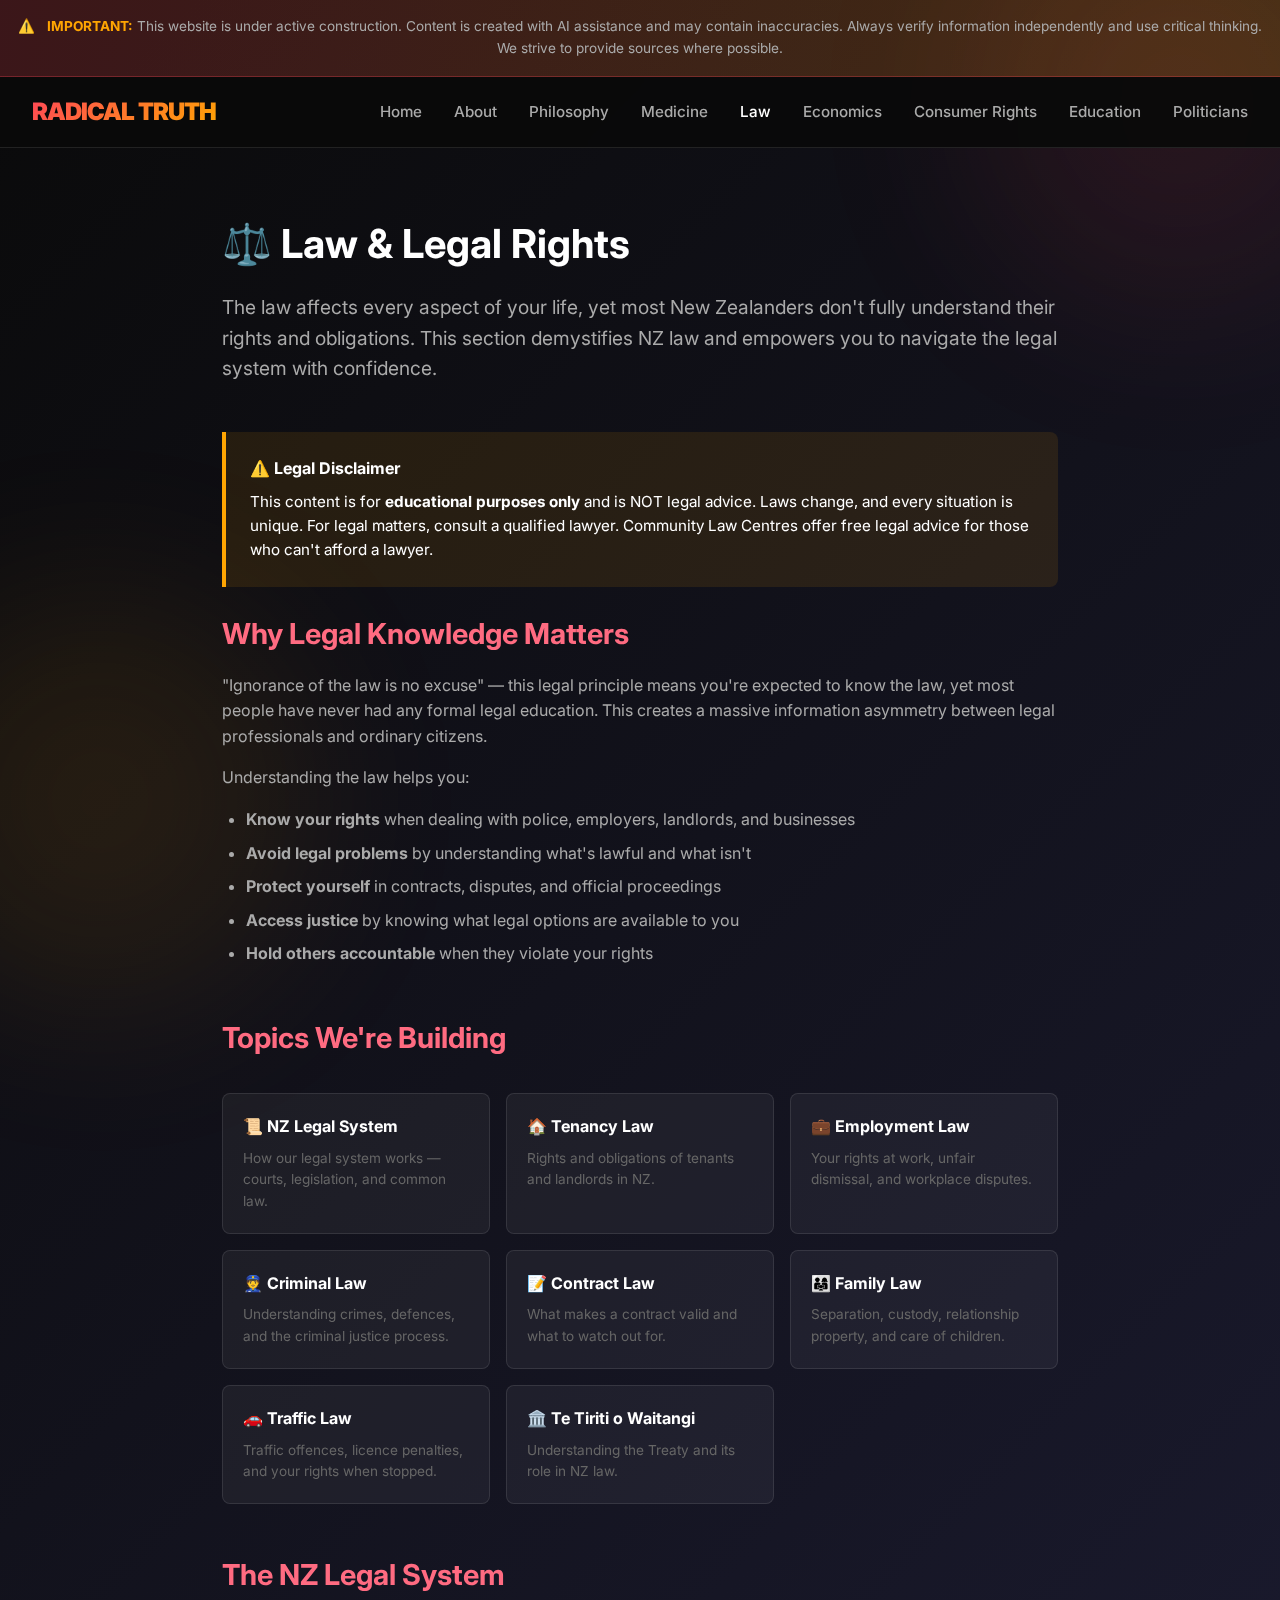
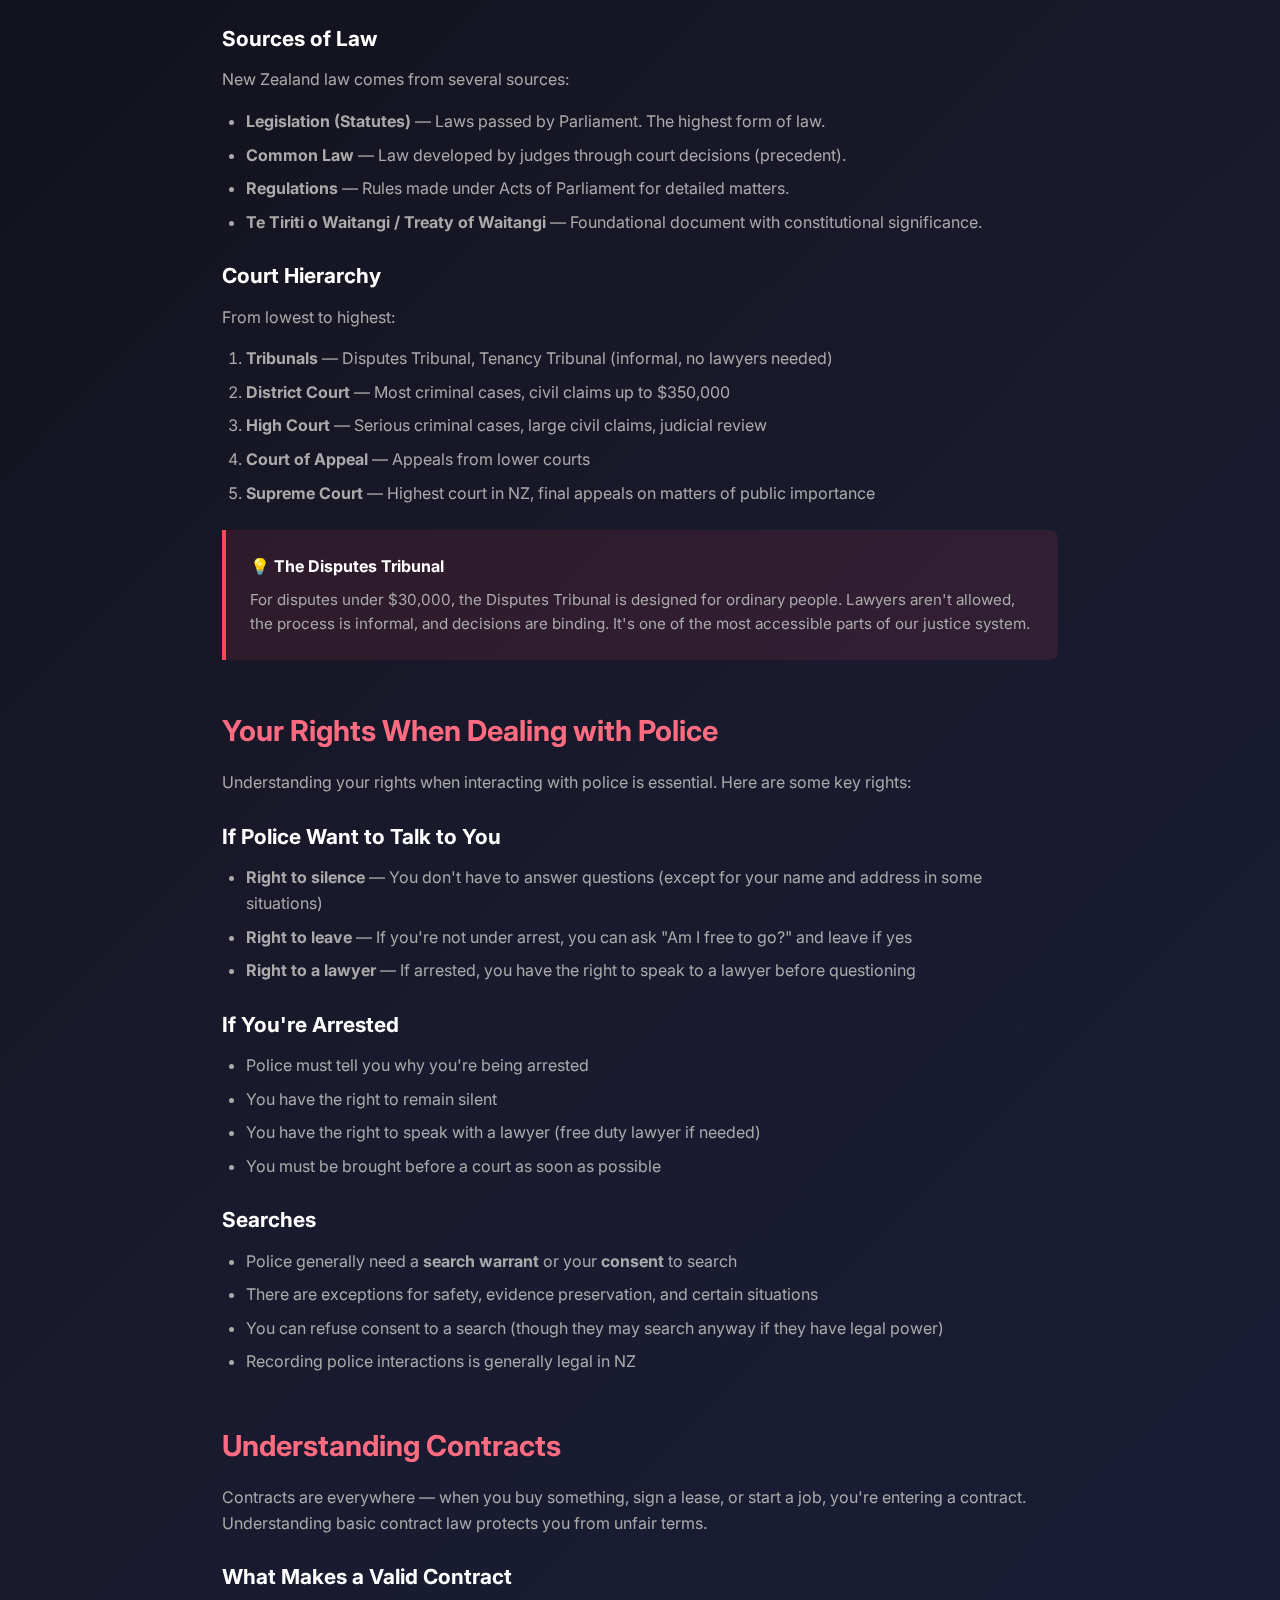
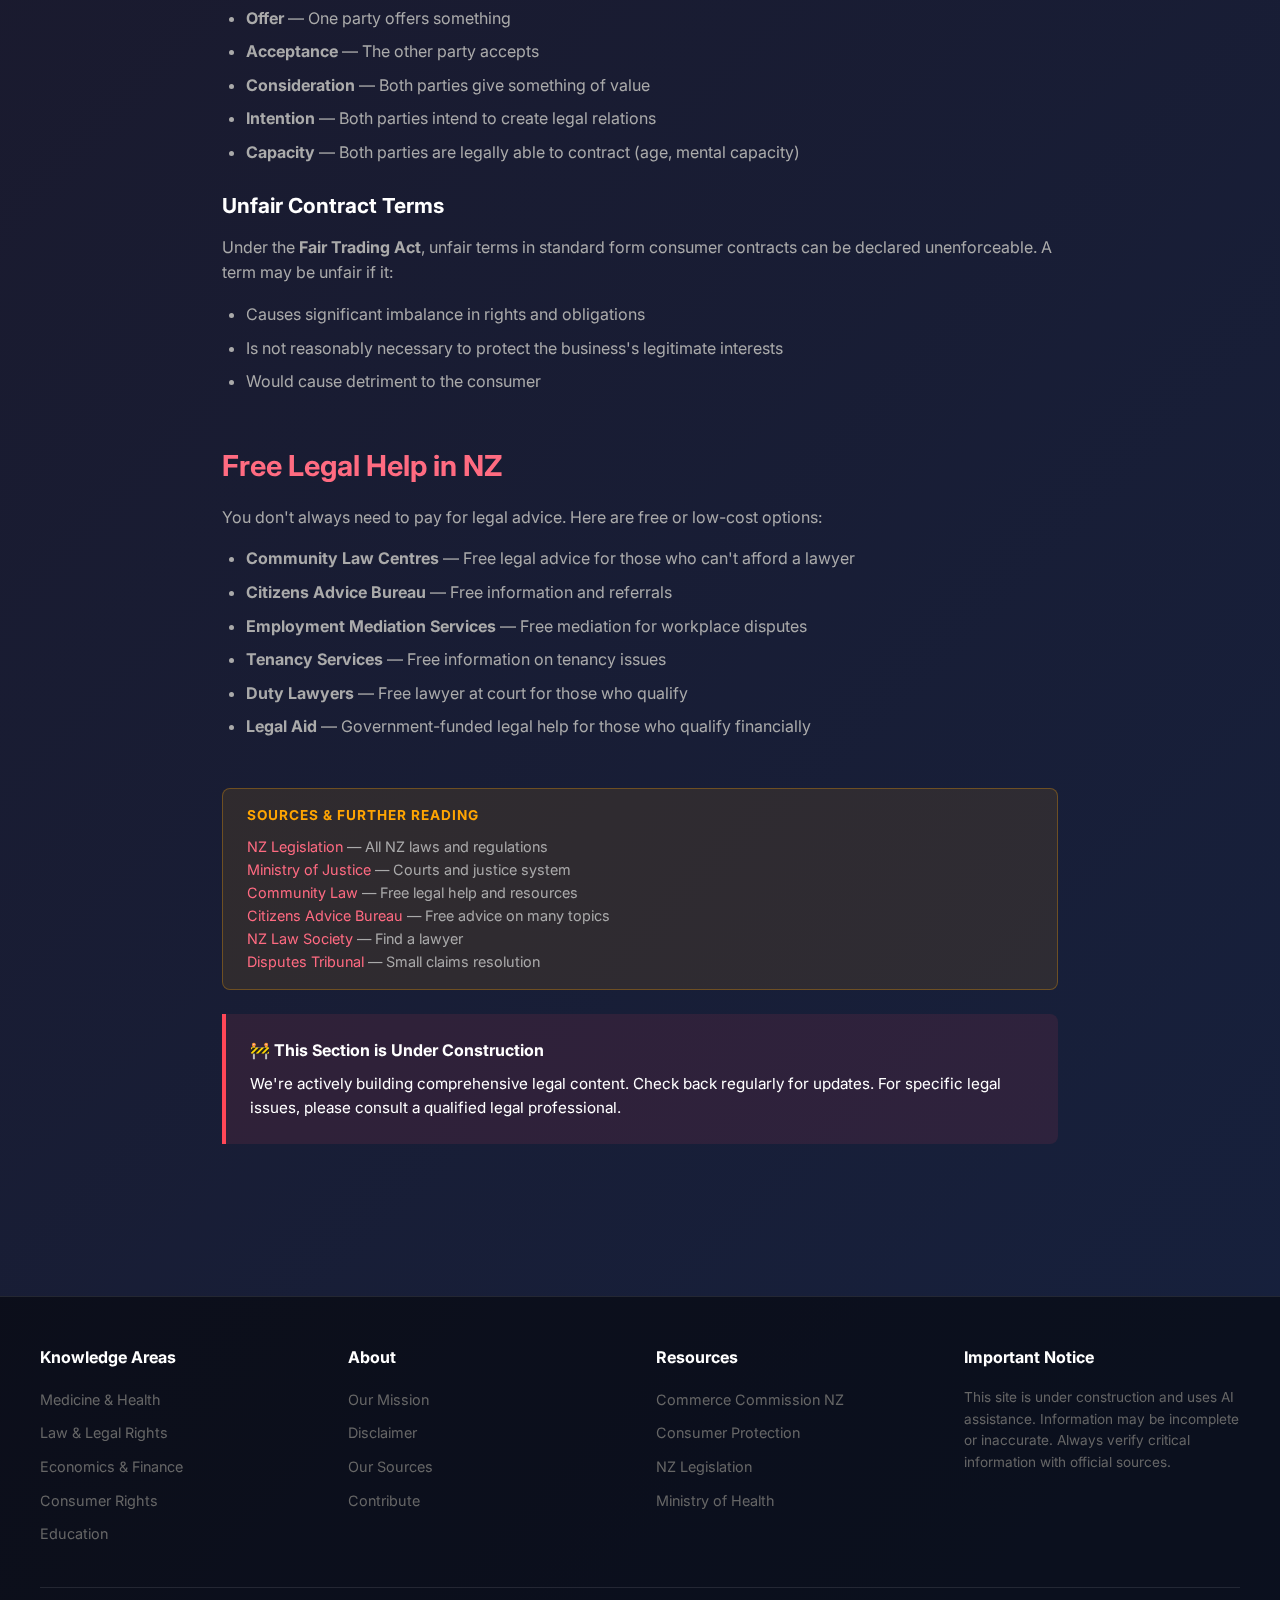
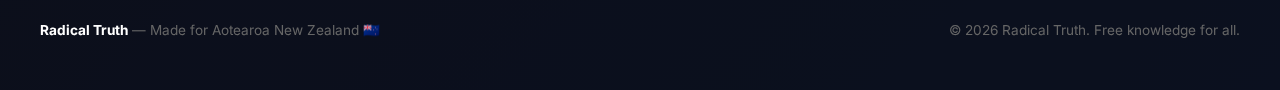
<file: pages/law.html>
<!DOCTYPE html>
<html lang="en">
<head>
    <meta charset="UTF-8">
    <meta name="viewport" content="width=device-width, initial-scale=1.0">
    <title>Law & Legal Rights | Radical Truth</title>
    <meta name="description" content="Understand New Zealand law and your legal rights. Free legal knowledge for all Kiwis.">
    <link rel="preconnect" href="https://fonts.googleapis.com">
    <link rel="preconnect" href="https://fonts.gstatic.com" crossorigin>
    <link href="https://fonts.googleapis.com/css2?family=Inter:wght@400;500;600;700;900&display=swap" rel="stylesheet">
    <link rel="stylesheet" href="../css/style.css">
</head>
<body>
    <div class="glow glow-1"></div>
    <div class="glow glow-2"></div>

    <!-- Disclaimer Banner -->
    <div class="disclaimer-banner">
        <span class="warning-icon">⚠️</span>
        <strong>IMPORTANT:</strong> This website is under active construction. Content is created with AI assistance and may contain inaccuracies. 
        Always verify information independently and use critical thinking. We strive to provide sources where possible.
    </div>

    <!-- Navigation -->
    <nav class="nav">
        <div class="nav-container">
            <a href="../index.html" class="nav-logo">Radical Truth</a>
            <div class="nav-toggle" onclick="toggleNav()">
                <span></span>
                <span></span>
                <span></span>
            </div>
            <ul class="nav-links" id="navLinks">
                <li><a href="../index.html">Home</a></li>
                <li><a href="about.html">About</a></li>
                <li><a href="philosophy.html">Philosophy</a></li>
                <li><a href="medicine.html">Medicine</a></li>
                <li><a href="law.html" class="active">Law</a></li>
                <li><a href="economics.html">Economics</a></li>
                <li><a href="consumer-rights.html">Consumer Rights</a></li>
                <li><a href="education.html">Education</a></li>
                <li><a href="politicians.html">Politicians</a></li>
            </ul>
        </div>
    </nav>

    <!-- Page Content -->
    <main class="page-content">
        <header class="page-header">
            <h1>⚖️ Law & Legal Rights</h1>
            <p class="lead">
                The law affects every aspect of your life, yet most New Zealanders don't fully understand 
                their rights and obligations. This section demystifies NZ law and empowers you to navigate 
                the legal system with confidence.
            </p>
        </header>

        <div class="info-box warning">
            <h4>⚠️ Legal Disclaimer</h4>
            <p>
                This content is for <strong>educational purposes only</strong> and is NOT legal advice. 
                Laws change, and every situation is unique. For legal matters, consult a qualified lawyer. 
                Community Law Centres offer free legal advice for those who can't afford a lawyer.
            </p>
        </div>

        <section class="content-section">
            <h2>Why Legal Knowledge Matters</h2>
            <p>
                "Ignorance of the law is no excuse" — this legal principle means you're expected to know 
                the law, yet most people have never had any formal legal education. This creates a massive 
                information asymmetry between legal professionals and ordinary citizens.
            </p>
            <p>Understanding the law helps you:</p>
            <ul>
                <li><strong>Know your rights</strong> when dealing with police, employers, landlords, and businesses</li>
                <li><strong>Avoid legal problems</strong> by understanding what's lawful and what isn't</li>
                <li><strong>Protect yourself</strong> in contracts, disputes, and official proceedings</li>
                <li><strong>Access justice</strong> by knowing what legal options are available to you</li>
                <li><strong>Hold others accountable</strong> when they violate your rights</li>
            </ul>
        </section>

        <section class="content-section">
            <h2>Topics We're Building</h2>
            
            <div class="topic-grid">
                <div class="topic-card">
                    <h4>📜 NZ Legal System</h4>
                    <p>How our legal system works — courts, legislation, and common law.</p>
                </div>
                <div class="topic-card">
                    <h4>🏠 Tenancy Law</h4>
                    <p>Rights and obligations of tenants and landlords in NZ.</p>
                </div>
                <div class="topic-card">
                    <h4>💼 Employment Law</h4>
                    <p>Your rights at work, unfair dismissal, and workplace disputes.</p>
                </div>
                <div class="topic-card">
                    <h4>👮 Criminal Law</h4>
                    <p>Understanding crimes, defences, and the criminal justice process.</p>
                </div>
                <div class="topic-card">
                    <h4>📝 Contract Law</h4>
                    <p>What makes a contract valid and what to watch out for.</p>
                </div>
                <div class="topic-card">
                    <h4>👨‍👩‍👧 Family Law</h4>
                    <p>Separation, custody, relationship property, and care of children.</p>
                </div>
                <div class="topic-card">
                    <h4>🚗 Traffic Law</h4>
                    <p>Traffic offences, licence penalties, and your rights when stopped.</p>
                </div>
                <div class="topic-card">
                    <h4>🏛️ Te Tiriti o Waitangi</h4>
                    <p>Understanding the Treaty and its role in NZ law.</p>
                </div>
            </div>
        </section>

        <section class="content-section">
            <h2>The NZ Legal System</h2>
            
            <h3>Sources of Law</h3>
            <p>New Zealand law comes from several sources:</p>
            <ul>
                <li><strong>Legislation (Statutes)</strong> — Laws passed by Parliament. The highest form of law.</li>
                <li><strong>Common Law</strong> — Law developed by judges through court decisions (precedent).</li>
                <li><strong>Regulations</strong> — Rules made under Acts of Parliament for detailed matters.</li>
                <li><strong>Te Tiriti o Waitangi / Treaty of Waitangi</strong> — Foundational document with constitutional significance.</li>
            </ul>

            <h3>Court Hierarchy</h3>
            <p>From lowest to highest:</p>
            <ol>
                <li><strong>Tribunals</strong> — Disputes Tribunal, Tenancy Tribunal (informal, no lawyers needed)</li>
                <li><strong>District Court</strong> — Most criminal cases, civil claims up to $350,000</li>
                <li><strong>High Court</strong> — Serious criminal cases, large civil claims, judicial review</li>
                <li><strong>Court of Appeal</strong> — Appeals from lower courts</li>
                <li><strong>Supreme Court</strong> — Highest court in NZ, final appeals on matters of public importance</li>
            </ol>

            <div class="info-box">
                <h4>💡 The Disputes Tribunal</h4>
                <p>
                    For disputes under $30,000, the Disputes Tribunal is designed for ordinary people. 
                    Lawyers aren't allowed, the process is informal, and decisions are binding. 
                    It's one of the most accessible parts of our justice system.
                </p>
            </div>
        </section>

        <section class="content-section">
            <h2>Your Rights When Dealing with Police</h2>
            <p>
                Understanding your rights when interacting with police is essential. Here are some key rights:
            </p>

            <h3>If Police Want to Talk to You</h3>
            <ul>
                <li><strong>Right to silence</strong> — You don't have to answer questions (except for your name and address in some situations)</li>
                <li><strong>Right to leave</strong> — If you're not under arrest, you can ask "Am I free to go?" and leave if yes</li>
                <li><strong>Right to a lawyer</strong> — If arrested, you have the right to speak to a lawyer before questioning</li>
            </ul>

            <h3>If You're Arrested</h3>
            <ul>
                <li>Police must tell you why you're being arrested</li>
                <li>You have the right to remain silent</li>
                <li>You have the right to speak with a lawyer (free duty lawyer if needed)</li>
                <li>You must be brought before a court as soon as possible</li>
            </ul>

            <h3>Searches</h3>
            <ul>
                <li>Police generally need a <strong>search warrant</strong> or your <strong>consent</strong> to search</li>
                <li>There are exceptions for safety, evidence preservation, and certain situations</li>
                <li>You can refuse consent to a search (though they may search anyway if they have legal power)</li>
                <li>Recording police interactions is generally legal in NZ</li>
            </ul>
        </section>

        <section class="content-section">
            <h2>Understanding Contracts</h2>
            <p>
                Contracts are everywhere — when you buy something, sign a lease, or start a job, you're 
                entering a contract. Understanding basic contract law protects you from unfair terms.
            </p>

            <h3>What Makes a Valid Contract</h3>
            <ul>
                <li><strong>Offer</strong> — One party offers something</li>
                <li><strong>Acceptance</strong> — The other party accepts</li>
                <li><strong>Consideration</strong> — Both parties give something of value</li>
                <li><strong>Intention</strong> — Both parties intend to create legal relations</li>
                <li><strong>Capacity</strong> — Both parties are legally able to contract (age, mental capacity)</li>
            </ul>

            <h3>Unfair Contract Terms</h3>
            <p>
                Under the <strong>Fair Trading Act</strong>, unfair terms in standard form consumer contracts 
                can be declared unenforceable. A term may be unfair if it:
            </p>
            <ul>
                <li>Causes significant imbalance in rights and obligations</li>
                <li>Is not reasonably necessary to protect the business's legitimate interests</li>
                <li>Would cause detriment to the consumer</li>
            </ul>
        </section>

        <section class="content-section">
            <h2>Free Legal Help in NZ</h2>
            <p>
                You don't always need to pay for legal advice. Here are free or low-cost options:
            </p>
            <ul>
                <li><strong>Community Law Centres</strong> — Free legal advice for those who can't afford a lawyer</li>
                <li><strong>Citizens Advice Bureau</strong> — Free information and referrals</li>
                <li><strong>Employment Mediation Services</strong> — Free mediation for workplace disputes</li>
                <li><strong>Tenancy Services</strong> — Free information on tenancy issues</li>
                <li><strong>Duty Lawyers</strong> — Free lawyer at court for those who qualify</li>
                <li><strong>Legal Aid</strong> — Government-funded legal help for those who qualify financially</li>
            </ul>
        </section>

        <div class="source-box">
            <h4>Sources & Further Reading</h4>
            <ul>
                <li><a href="https://www.legislation.govt.nz" target="_blank">NZ Legislation</a> — All NZ laws and regulations</li>
                <li><a href="https://www.justice.govt.nz" target="_blank">Ministry of Justice</a> — Courts and justice system</li>
                <li><a href="https://communitylaw.org.nz" target="_blank">Community Law</a> — Free legal help and resources</li>
                <li><a href="https://www.cab.org.nz" target="_blank">Citizens Advice Bureau</a> — Free advice on many topics</li>
                <li><a href="https://www.lawsociety.org.nz" target="_blank">NZ Law Society</a> — Find a lawyer</li>
                <li><a href="https://www.disputestribunal.govt.nz" target="_blank">Disputes Tribunal</a> — Small claims resolution</li>
            </ul>
        </div>

        <div class="info-box">
            <h4>🚧 This Section is Under Construction</h4>
            <p>
                We're actively building comprehensive legal content. Check back regularly for updates. 
                For specific legal issues, please consult a qualified legal professional.
            </p>
        </div>
    </main>

    <!-- Footer -->
    <footer class="footer">
        <div class="footer-container">
            <div class="footer-section">
                <h4>Knowledge Areas</h4>
                <ul>
                    <li><a href="medicine.html">Medicine & Health</a></li>
                    <li><a href="law.html">Law & Legal Rights</a></li>
                    <li><a href="economics.html">Economics & Finance</a></li>
                    <li><a href="consumer-rights.html">Consumer Rights</a></li>
                    <li><a href="education.html">Education</a></li>
                </ul>
            </div>
            <div class="footer-section">
                <h4>About</h4>
                <ul>
                    <li><a href="about.html">Our Mission</a></li>
                    <li><a href="about.html#disclaimer">Disclaimer</a></li>
                    <li><a href="about.html#sources">Our Sources</a></li>
                    <li><a href="about.html#contribute">Contribute</a></li>
                </ul>
            </div>
            <div class="footer-section">
                <h4>Resources</h4>
                <ul>
                    <li><a href="https://comcom.govt.nz" target="_blank">Commerce Commission NZ</a></li>
                    <li><a href="https://www.consumerprotection.govt.nz" target="_blank">Consumer Protection</a></li>
                    <li><a href="https://www.legislation.govt.nz" target="_blank">NZ Legislation</a></li>
                    <li><a href="https://www.health.govt.nz" target="_blank">Ministry of Health</a></li>
                </ul>
            </div>
            <div class="footer-section">
                <h4>Important Notice</h4>
                <p style="font-size: 0.85rem; color: var(--text-muted);">
                    This site is under construction and uses AI assistance. 
                    Information may be incomplete or inaccurate. Always verify 
                    critical information with official sources.
                </p>
            </div>
        </div>
        <div class="footer-bottom">
            <div>
                <span class="footer-logo">Radical Truth</span> — Made for Aotearoa New Zealand 🇳🇿
            </div>
            <div>© 2026 Radical Truth. Free knowledge for all.</div>
        </div>
    </footer>

    <script>
        function toggleNav() {
            document.getElementById('navLinks').classList.toggle('active');
        }
    </script>
</body>
</html>
</file>
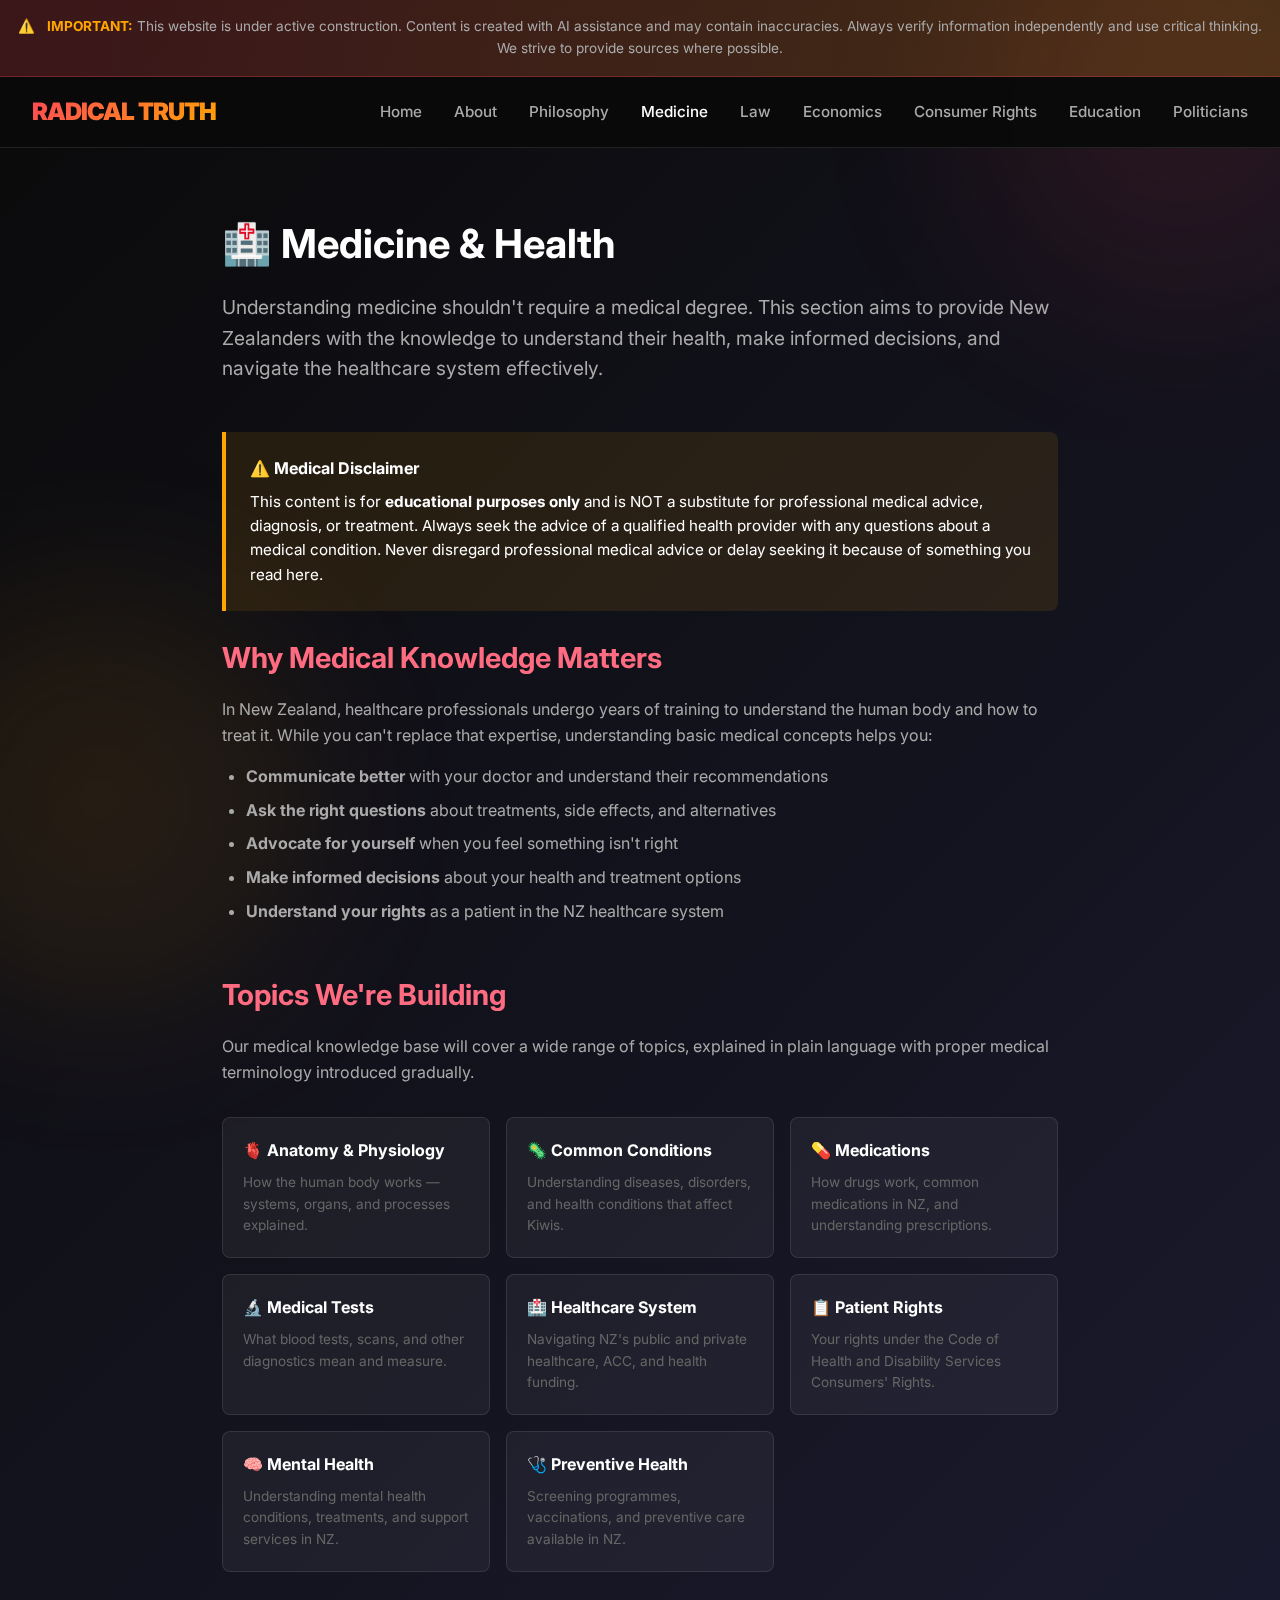
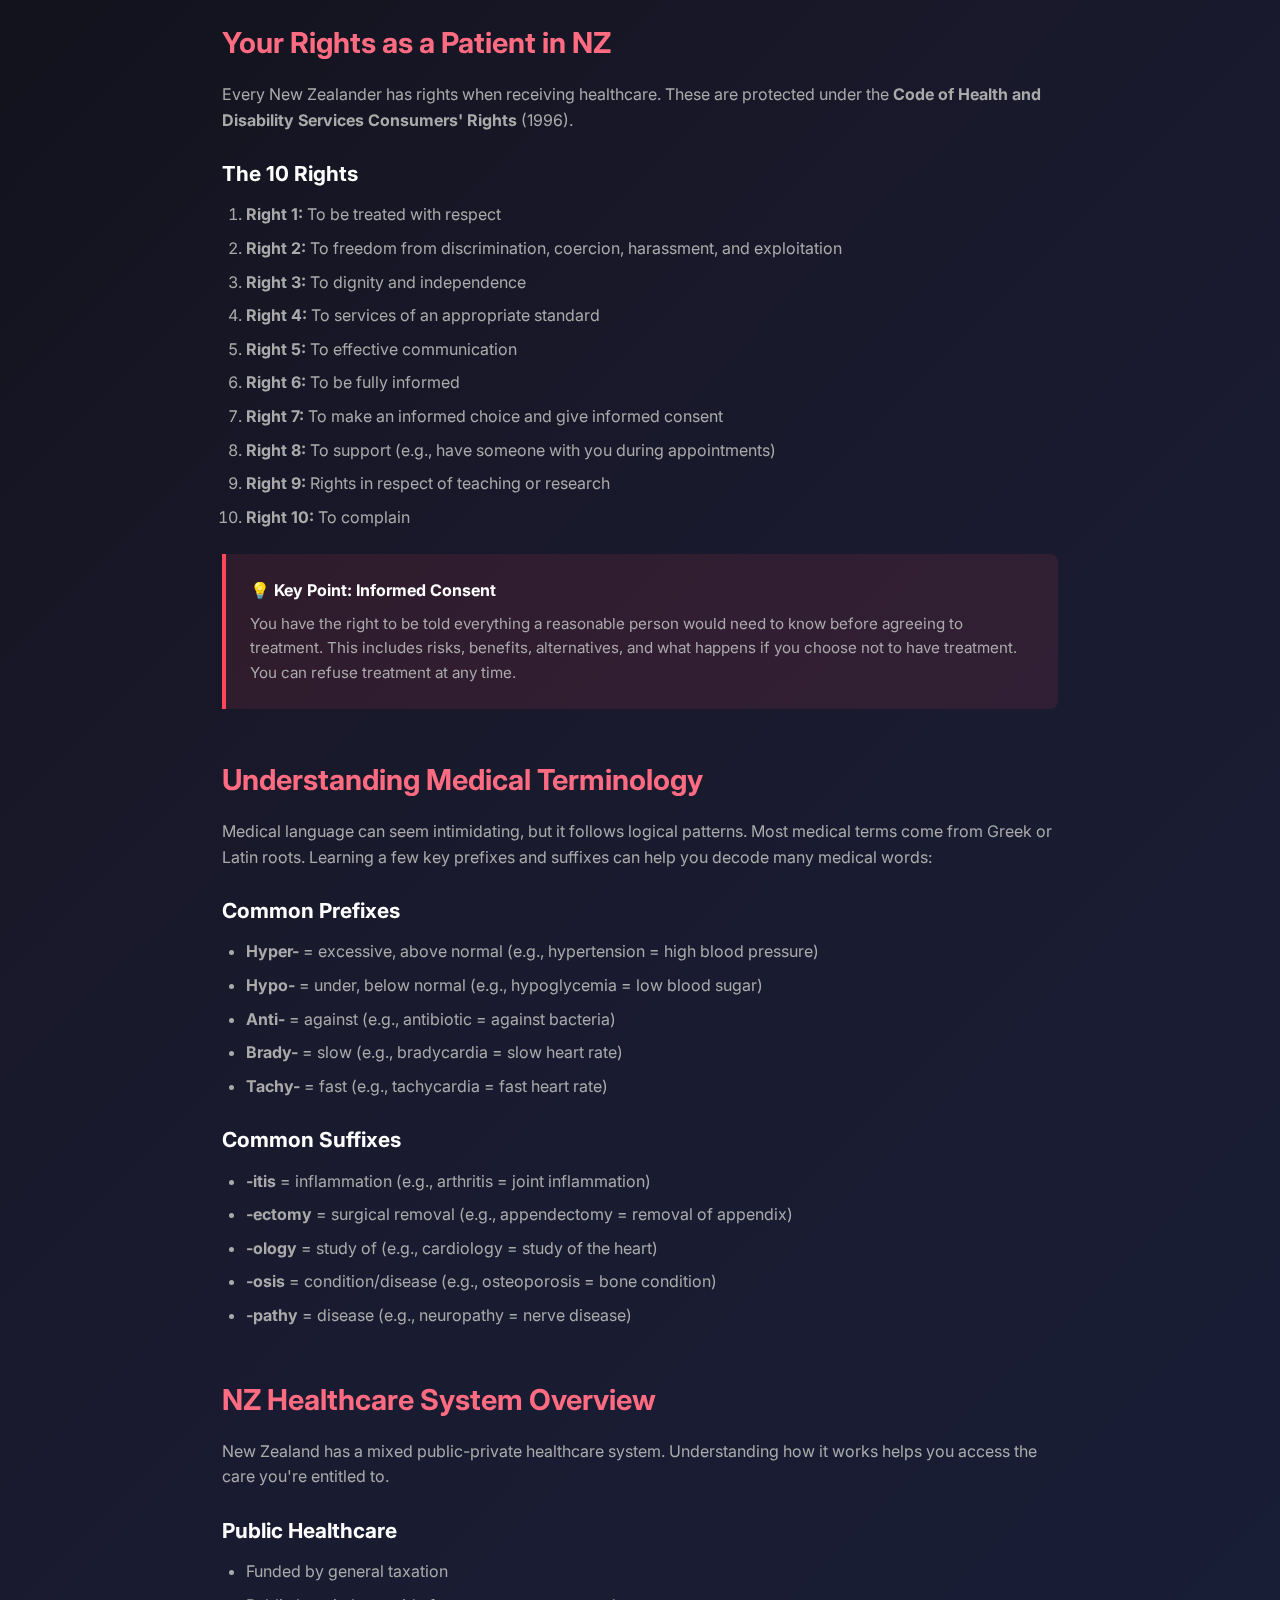
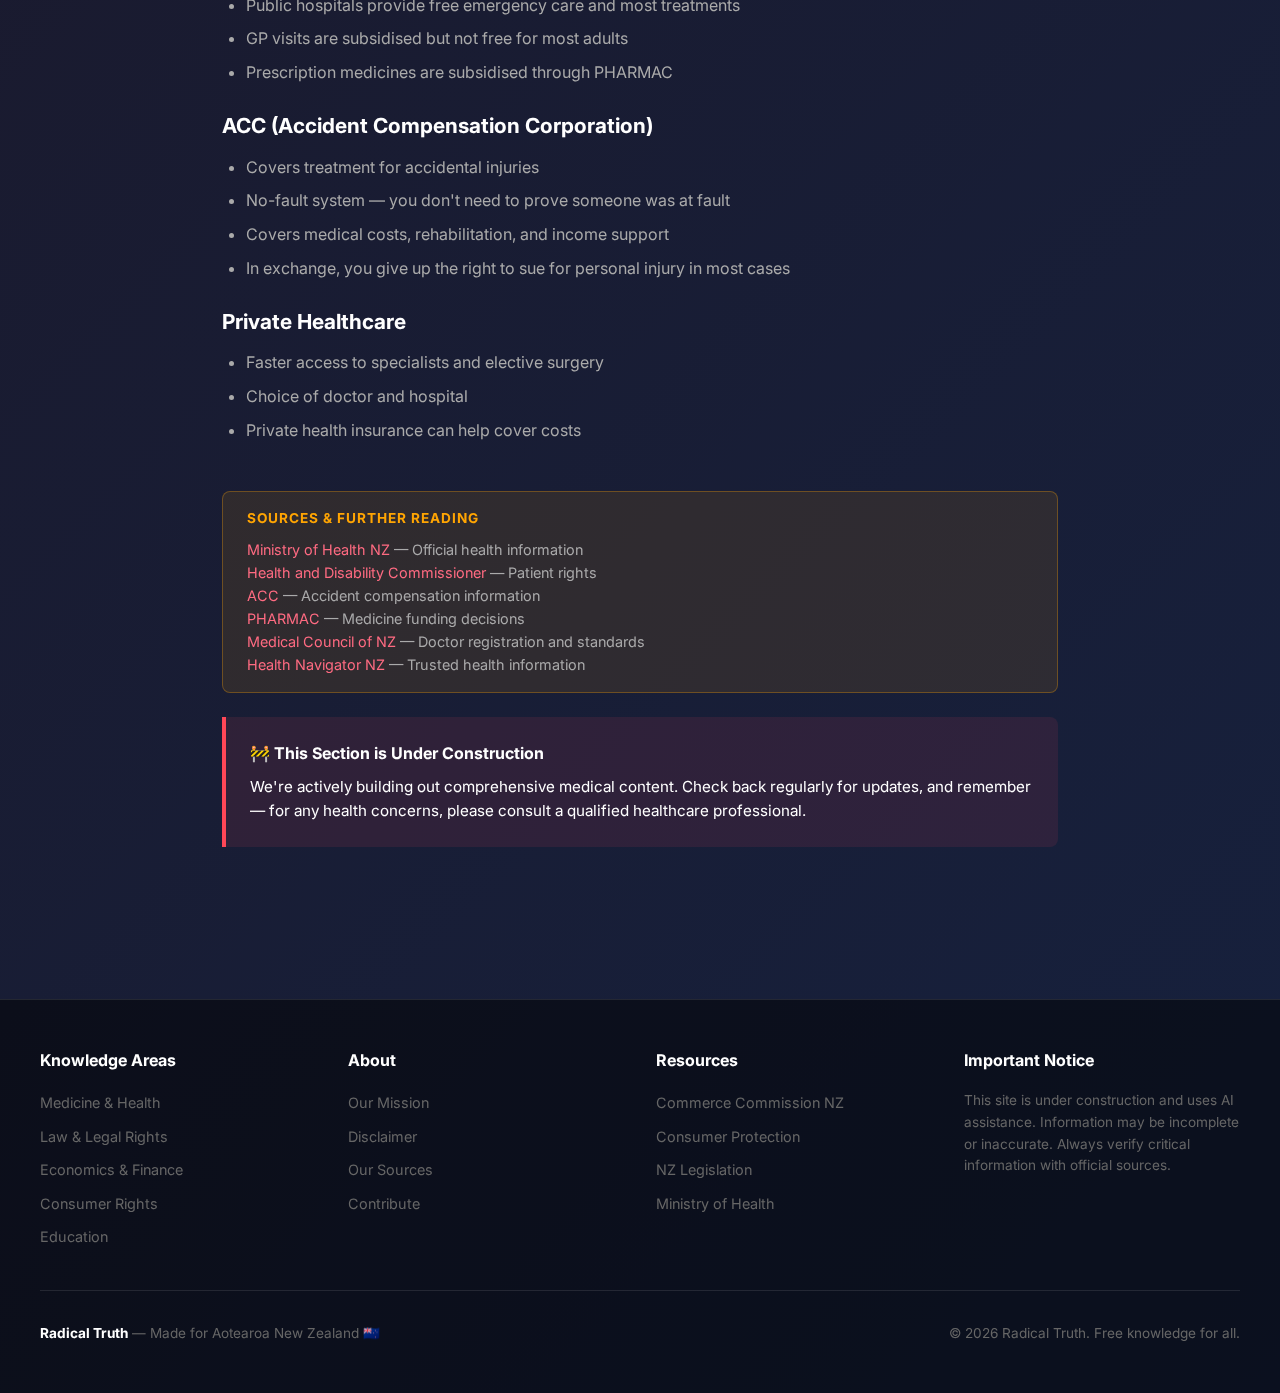
<file: pages/medicine.html>
<!DOCTYPE html>
<html lang="en">
<head>
    <meta charset="UTF-8">
    <meta name="viewport" content="width=device-width, initial-scale=1.0">
    <title>Medicine & Health | Radical Truth</title>
    <meta name="description" content="Free medical knowledge for New Zealanders. Understand health conditions, treatments, and your rights as a patient.">
    <link rel="preconnect" href="https://fonts.googleapis.com">
    <link rel="preconnect" href="https://fonts.gstatic.com" crossorigin>
    <link href="https://fonts.googleapis.com/css2?family=Inter:wght@400;500;600;700;900&display=swap" rel="stylesheet">
    <link rel="stylesheet" href="../css/style.css">
</head>
<body>
    <div class="glow glow-1"></div>
    <div class="glow glow-2"></div>

    <!-- Disclaimer Banner -->
    <div class="disclaimer-banner">
        <span class="warning-icon">⚠️</span>
        <strong>IMPORTANT:</strong> This website is under active construction. Content is created with AI assistance and may contain inaccuracies. 
        Always verify information independently and use critical thinking. We strive to provide sources where possible.
    </div>

    <!-- Navigation -->
    <nav class="nav">
        <div class="nav-container">
            <a href="../index.html" class="nav-logo">Radical Truth</a>
            <div class="nav-toggle" onclick="toggleNav()">
                <span></span>
                <span></span>
                <span></span>
            </div>
            <ul class="nav-links" id="navLinks">
                <li><a href="../index.html">Home</a></li>
                <li><a href="about.html">About</a></li>
                <li><a href="philosophy.html">Philosophy</a></li>
                <li><a href="medicine.html" class="active">Medicine</a></li>
                <li><a href="law.html">Law</a></li>
                <li><a href="economics.html">Economics</a></li>
                <li><a href="consumer-rights.html">Consumer Rights</a></li>
                <li><a href="education.html">Education</a></li>
                <li><a href="politicians.html">Politicians</a></li>
            </ul>
        </div>
    </nav>

    <!-- Page Content -->
    <main class="page-content">
        <header class="page-header">
            <h1>🏥 Medicine & Health</h1>
            <p class="lead">
                Understanding medicine shouldn't require a medical degree. This section aims to provide 
                New Zealanders with the knowledge to understand their health, make informed decisions, 
                and navigate the healthcare system effectively.
            </p>
        </header>

        <div class="info-box warning">
            <h4>⚠️ Medical Disclaimer</h4>
            <p>
                This content is for <strong>educational purposes only</strong> and is NOT a substitute for 
                professional medical advice, diagnosis, or treatment. Always seek the advice of a qualified 
                health provider with any questions about a medical condition. Never disregard professional 
                medical advice or delay seeking it because of something you read here.
            </p>
        </div>

        <section class="content-section">
            <h2>Why Medical Knowledge Matters</h2>
            <p>
                In New Zealand, healthcare professionals undergo years of training to understand the human body 
                and how to treat it. While you can't replace that expertise, understanding basic medical concepts 
                helps you:
            </p>
            <ul>
                <li><strong>Communicate better</strong> with your doctor and understand their recommendations</li>
                <li><strong>Ask the right questions</strong> about treatments, side effects, and alternatives</li>
                <li><strong>Advocate for yourself</strong> when you feel something isn't right</li>
                <li><strong>Make informed decisions</strong> about your health and treatment options</li>
                <li><strong>Understand your rights</strong> as a patient in the NZ healthcare system</li>
            </ul>
        </section>

        <section class="content-section">
            <h2>Topics We're Building</h2>
            <p>
                Our medical knowledge base will cover a wide range of topics, explained in plain language 
                with proper medical terminology introduced gradually.
            </p>

            <div class="topic-grid">
                <div class="topic-card">
                    <h4>🫀 Anatomy & Physiology</h4>
                    <p>How the human body works — systems, organs, and processes explained.</p>
                </div>
                <div class="topic-card">
                    <h4>🦠 Common Conditions</h4>
                    <p>Understanding diseases, disorders, and health conditions that affect Kiwis.</p>
                </div>
                <div class="topic-card">
                    <h4>💊 Medications</h4>
                    <p>How drugs work, common medications in NZ, and understanding prescriptions.</p>
                </div>
                <div class="topic-card">
                    <h4>🔬 Medical Tests</h4>
                    <p>What blood tests, scans, and other diagnostics mean and measure.</p>
                </div>
                <div class="topic-card">
                    <h4>🏥 Healthcare System</h4>
                    <p>Navigating NZ's public and private healthcare, ACC, and health funding.</p>
                </div>
                <div class="topic-card">
                    <h4>📋 Patient Rights</h4>
                    <p>Your rights under the Code of Health and Disability Services Consumers' Rights.</p>
                </div>
                <div class="topic-card">
                    <h4>🧠 Mental Health</h4>
                    <p>Understanding mental health conditions, treatments, and support services in NZ.</p>
                </div>
                <div class="topic-card">
                    <h4>🩺 Preventive Health</h4>
                    <p>Screening programmes, vaccinations, and preventive care available in NZ.</p>
                </div>
            </div>
        </section>

        <section class="content-section">
            <h2>Your Rights as a Patient in NZ</h2>
            <p>
                Every New Zealander has rights when receiving healthcare. These are protected under the 
                <strong>Code of Health and Disability Services Consumers' Rights</strong> (1996).
            </p>

            <h3>The 10 Rights</h3>
            <ol>
                <li><strong>Right 1:</strong> To be treated with respect</li>
                <li><strong>Right 2:</strong> To freedom from discrimination, coercion, harassment, and exploitation</li>
                <li><strong>Right 3:</strong> To dignity and independence</li>
                <li><strong>Right 4:</strong> To services of an appropriate standard</li>
                <li><strong>Right 5:</strong> To effective communication</li>
                <li><strong>Right 6:</strong> To be fully informed</li>
                <li><strong>Right 7:</strong> To make an informed choice and give informed consent</li>
                <li><strong>Right 8:</strong> To support (e.g., have someone with you during appointments)</li>
                <li><strong>Right 9:</strong> Rights in respect of teaching or research</li>
                <li><strong>Right 10:</strong> To complain</li>
            </ol>

            <div class="info-box">
                <h4>💡 Key Point: Informed Consent</h4>
                <p>
                    You have the right to be told everything a reasonable person would need to know before 
                    agreeing to treatment. This includes risks, benefits, alternatives, and what happens 
                    if you choose not to have treatment. You can refuse treatment at any time.
                </p>
            </div>
        </section>

        <section class="content-section">
            <h2>Understanding Medical Terminology</h2>
            <p>
                Medical language can seem intimidating, but it follows logical patterns. Most medical terms 
                come from Greek or Latin roots. Learning a few key prefixes and suffixes can help you 
                decode many medical words:
            </p>

            <h3>Common Prefixes</h3>
            <ul>
                <li><strong>Hyper-</strong> = excessive, above normal (e.g., hypertension = high blood pressure)</li>
                <li><strong>Hypo-</strong> = under, below normal (e.g., hypoglycemia = low blood sugar)</li>
                <li><strong>Anti-</strong> = against (e.g., antibiotic = against bacteria)</li>
                <li><strong>Brady-</strong> = slow (e.g., bradycardia = slow heart rate)</li>
                <li><strong>Tachy-</strong> = fast (e.g., tachycardia = fast heart rate)</li>
            </ul>

            <h3>Common Suffixes</h3>
            <ul>
                <li><strong>-itis</strong> = inflammation (e.g., arthritis = joint inflammation)</li>
                <li><strong>-ectomy</strong> = surgical removal (e.g., appendectomy = removal of appendix)</li>
                <li><strong>-ology</strong> = study of (e.g., cardiology = study of the heart)</li>
                <li><strong>-osis</strong> = condition/disease (e.g., osteoporosis = bone condition)</li>
                <li><strong>-pathy</strong> = disease (e.g., neuropathy = nerve disease)</li>
            </ul>
        </section>

        <section class="content-section">
            <h2>NZ Healthcare System Overview</h2>
            <p>
                New Zealand has a mixed public-private healthcare system. Understanding how it works helps 
                you access the care you're entitled to.
            </p>

            <h3>Public Healthcare</h3>
            <ul>
                <li>Funded by general taxation</li>
                <li>Public hospitals provide free emergency care and most treatments</li>
                <li>GP visits are subsidised but not free for most adults</li>
                <li>Prescription medicines are subsidised through PHARMAC</li>
            </ul>

            <h3>ACC (Accident Compensation Corporation)</h3>
            <ul>
                <li>Covers treatment for accidental injuries</li>
                <li>No-fault system — you don't need to prove someone was at fault</li>
                <li>Covers medical costs, rehabilitation, and income support</li>
                <li>In exchange, you give up the right to sue for personal injury in most cases</li>
            </ul>

            <h3>Private Healthcare</h3>
            <ul>
                <li>Faster access to specialists and elective surgery</li>
                <li>Choice of doctor and hospital</li>
                <li>Private health insurance can help cover costs</li>
            </ul>
        </section>

        <div class="source-box">
            <h4>Sources & Further Reading</h4>
            <ul>
                <li><a href="https://www.health.govt.nz" target="_blank">Ministry of Health NZ</a> — Official health information</li>
                <li><a href="https://www.hdc.org.nz" target="_blank">Health and Disability Commissioner</a> — Patient rights</li>
                <li><a href="https://www.acc.co.nz" target="_blank">ACC</a> — Accident compensation information</li>
                <li><a href="https://www.pharmac.govt.nz" target="_blank">PHARMAC</a> — Medicine funding decisions</li>
                <li><a href="https://www.mcnz.org.nz" target="_blank">Medical Council of NZ</a> — Doctor registration and standards</li>
                <li><a href="https://www.healthnavigator.org.nz" target="_blank">Health Navigator NZ</a> — Trusted health information</li>
            </ul>
        </div>

        <div class="info-box">
            <h4>🚧 This Section is Under Construction</h4>
            <p>
                We're actively building out comprehensive medical content. Check back regularly for updates, 
                and remember — for any health concerns, please consult a qualified healthcare professional.
            </p>
        </div>
    </main>

    <!-- Footer -->
    <footer class="footer">
        <div class="footer-container">
            <div class="footer-section">
                <h4>Knowledge Areas</h4>
                <ul>
                    <li><a href="medicine.html">Medicine & Health</a></li>
                    <li><a href="law.html">Law & Legal Rights</a></li>
                    <li><a href="economics.html">Economics & Finance</a></li>
                    <li><a href="consumer-rights.html">Consumer Rights</a></li>
                    <li><a href="education.html">Education</a></li>
                </ul>
            </div>
            <div class="footer-section">
                <h4>About</h4>
                <ul>
                    <li><a href="about.html">Our Mission</a></li>
                    <li><a href="about.html#disclaimer">Disclaimer</a></li>
                    <li><a href="about.html#sources">Our Sources</a></li>
                    <li><a href="about.html#contribute">Contribute</a></li>
                </ul>
            </div>
            <div class="footer-section">
                <h4>Resources</h4>
                <ul>
                    <li><a href="https://comcom.govt.nz" target="_blank">Commerce Commission NZ</a></li>
                    <li><a href="https://www.consumerprotection.govt.nz" target="_blank">Consumer Protection</a></li>
                    <li><a href="https://www.legislation.govt.nz" target="_blank">NZ Legislation</a></li>
                    <li><a href="https://www.health.govt.nz" target="_blank">Ministry of Health</a></li>
                </ul>
            </div>
            <div class="footer-section">
                <h4>Important Notice</h4>
                <p style="font-size: 0.85rem; color: var(--text-muted);">
                    This site is under construction and uses AI assistance. 
                    Information may be incomplete or inaccurate. Always verify 
                    critical information with official sources.
                </p>
            </div>
        </div>
        <div class="footer-bottom">
            <div>
                <span class="footer-logo">Radical Truth</span> — Made for Aotearoa New Zealand 🇳🇿
            </div>
            <div>© 2026 Radical Truth. Free knowledge for all.</div>
        </div>
    </footer>

    <script>
        function toggleNav() {
            document.getElementById('navLinks').classList.toggle('active');
        }
    </script>
</body>
</html>
</file>
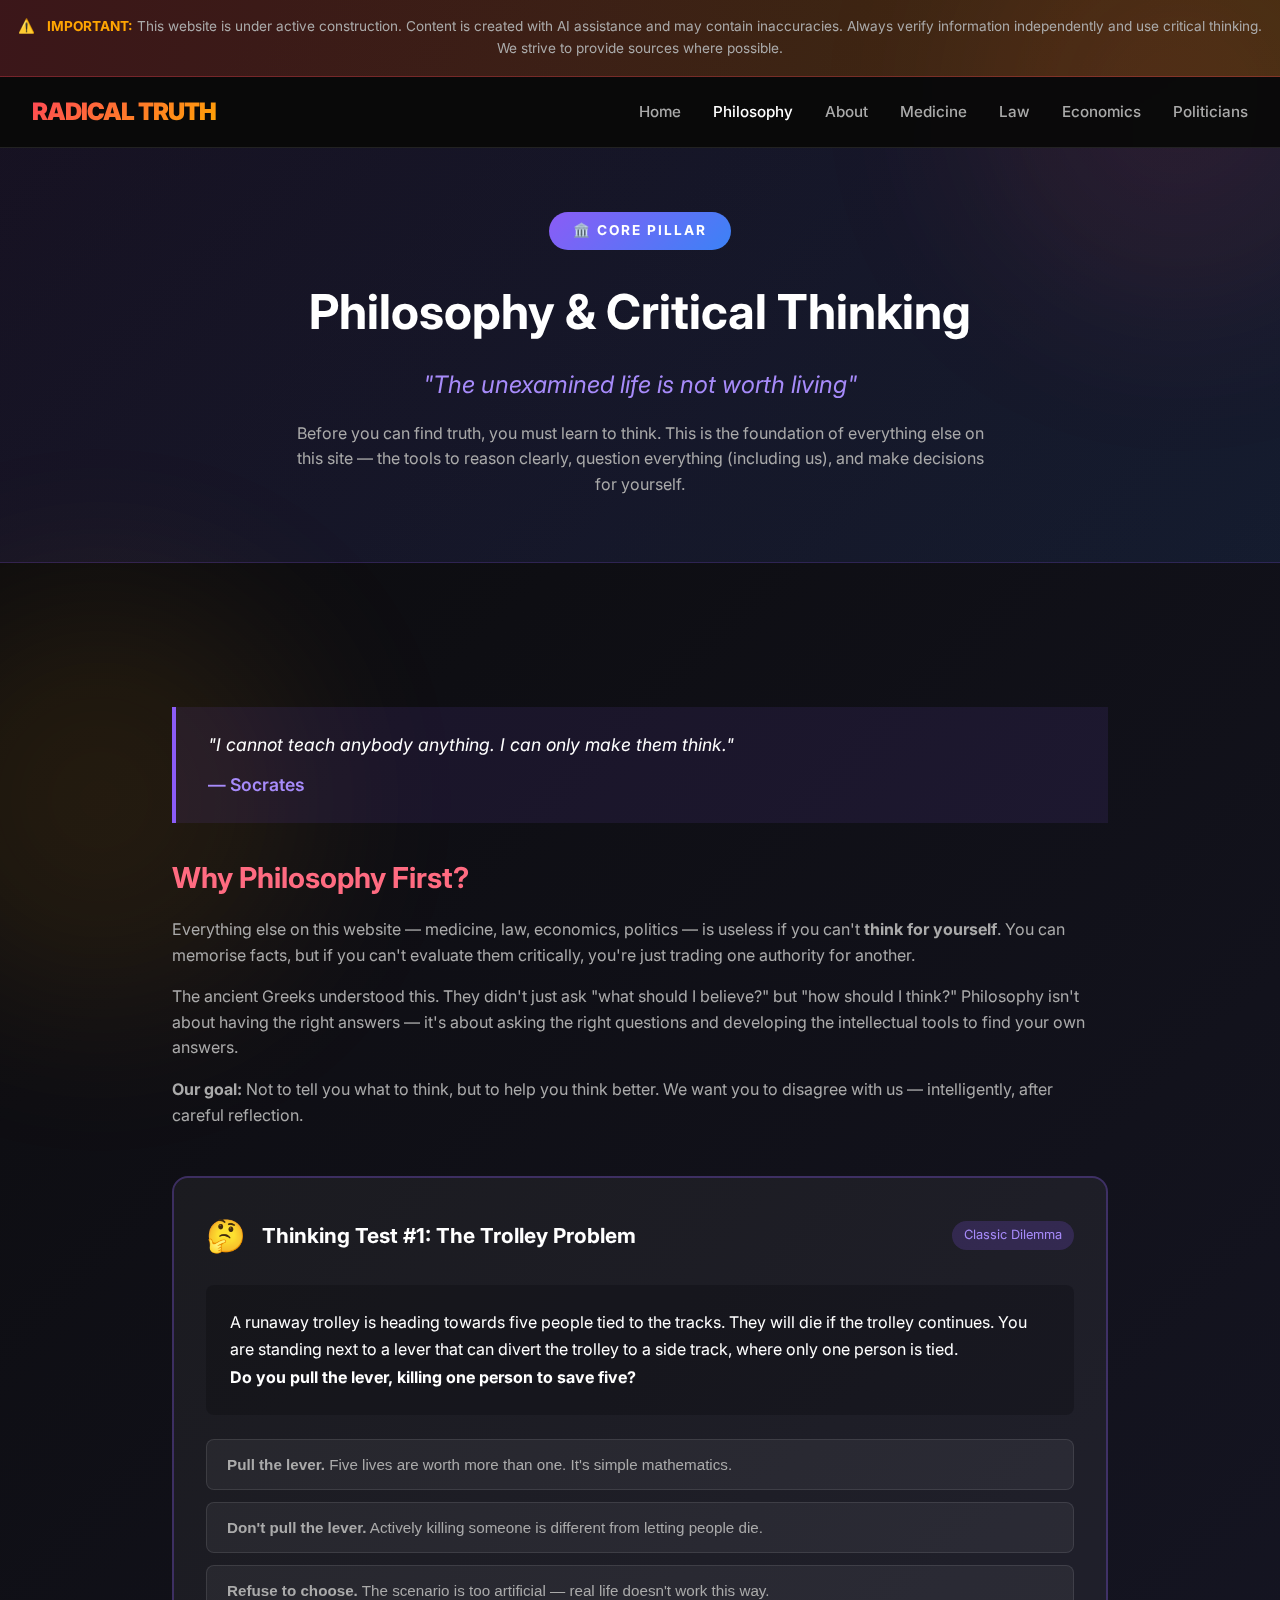
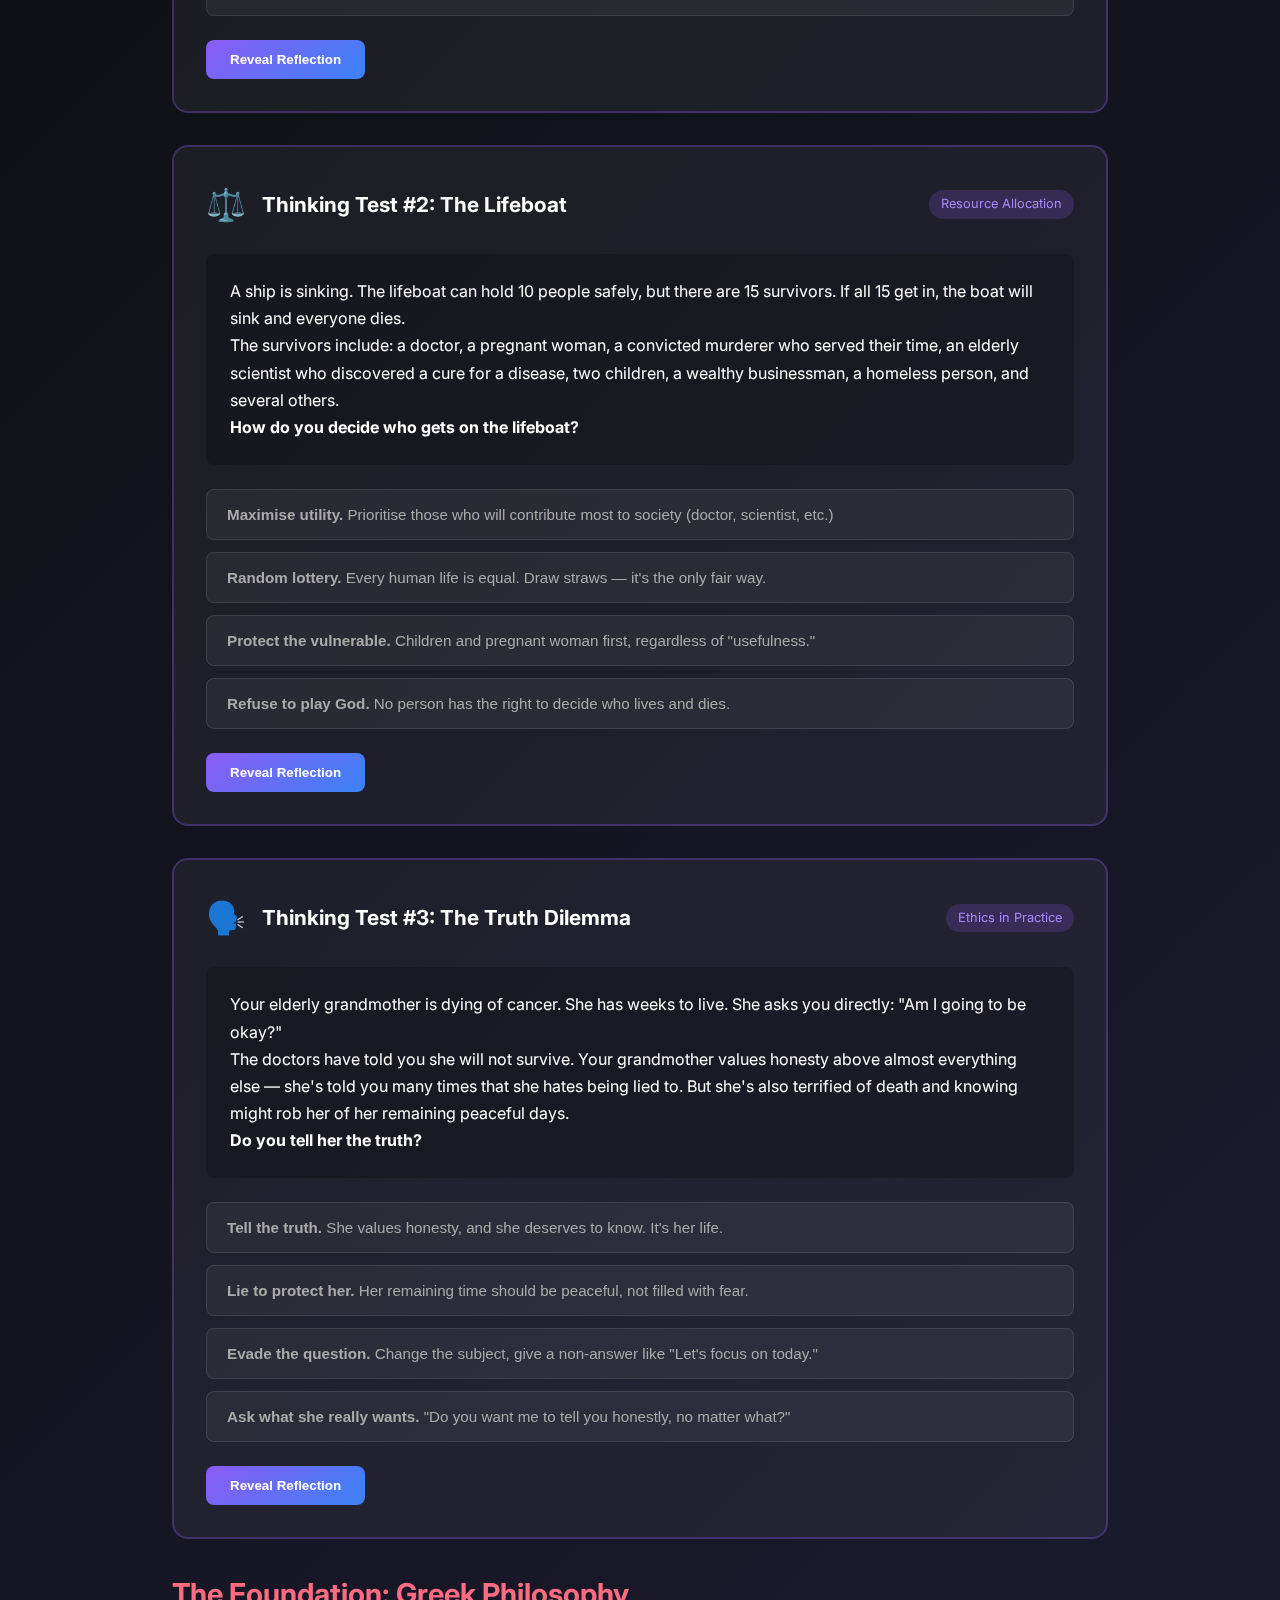
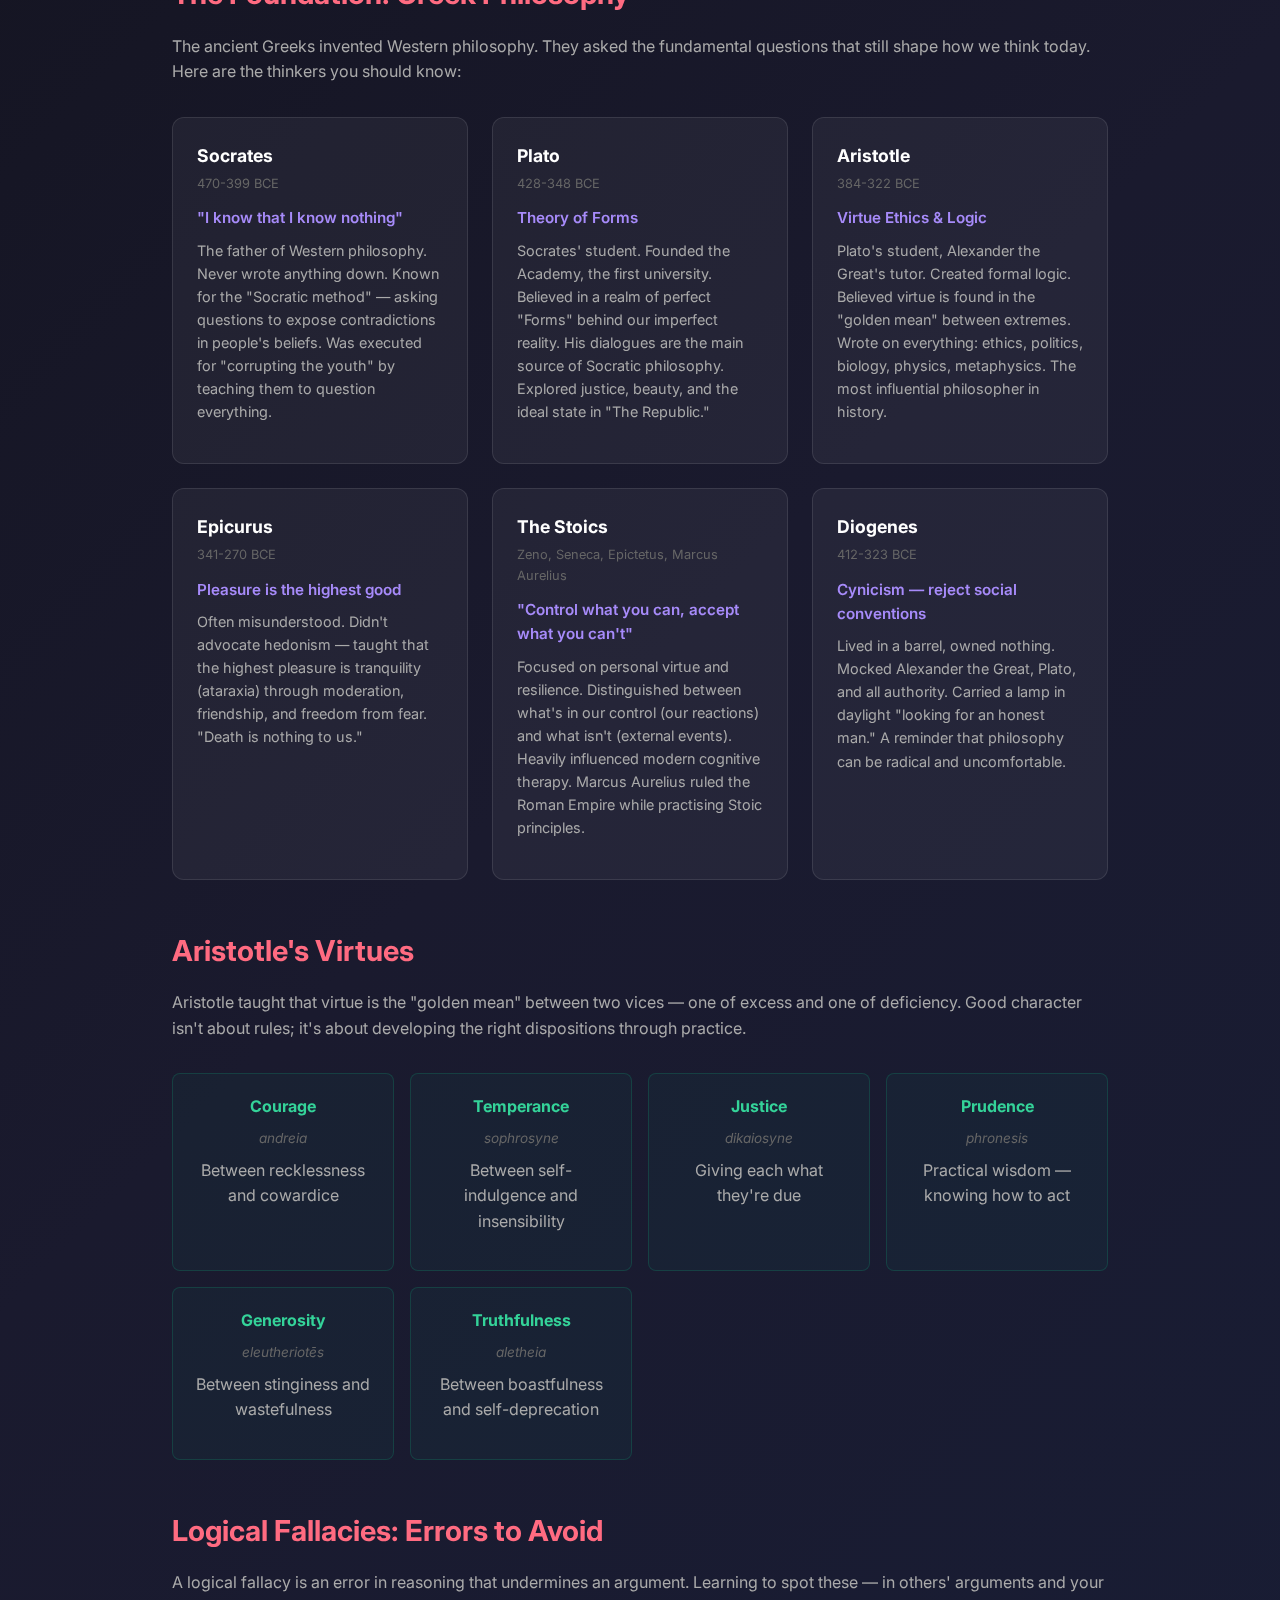
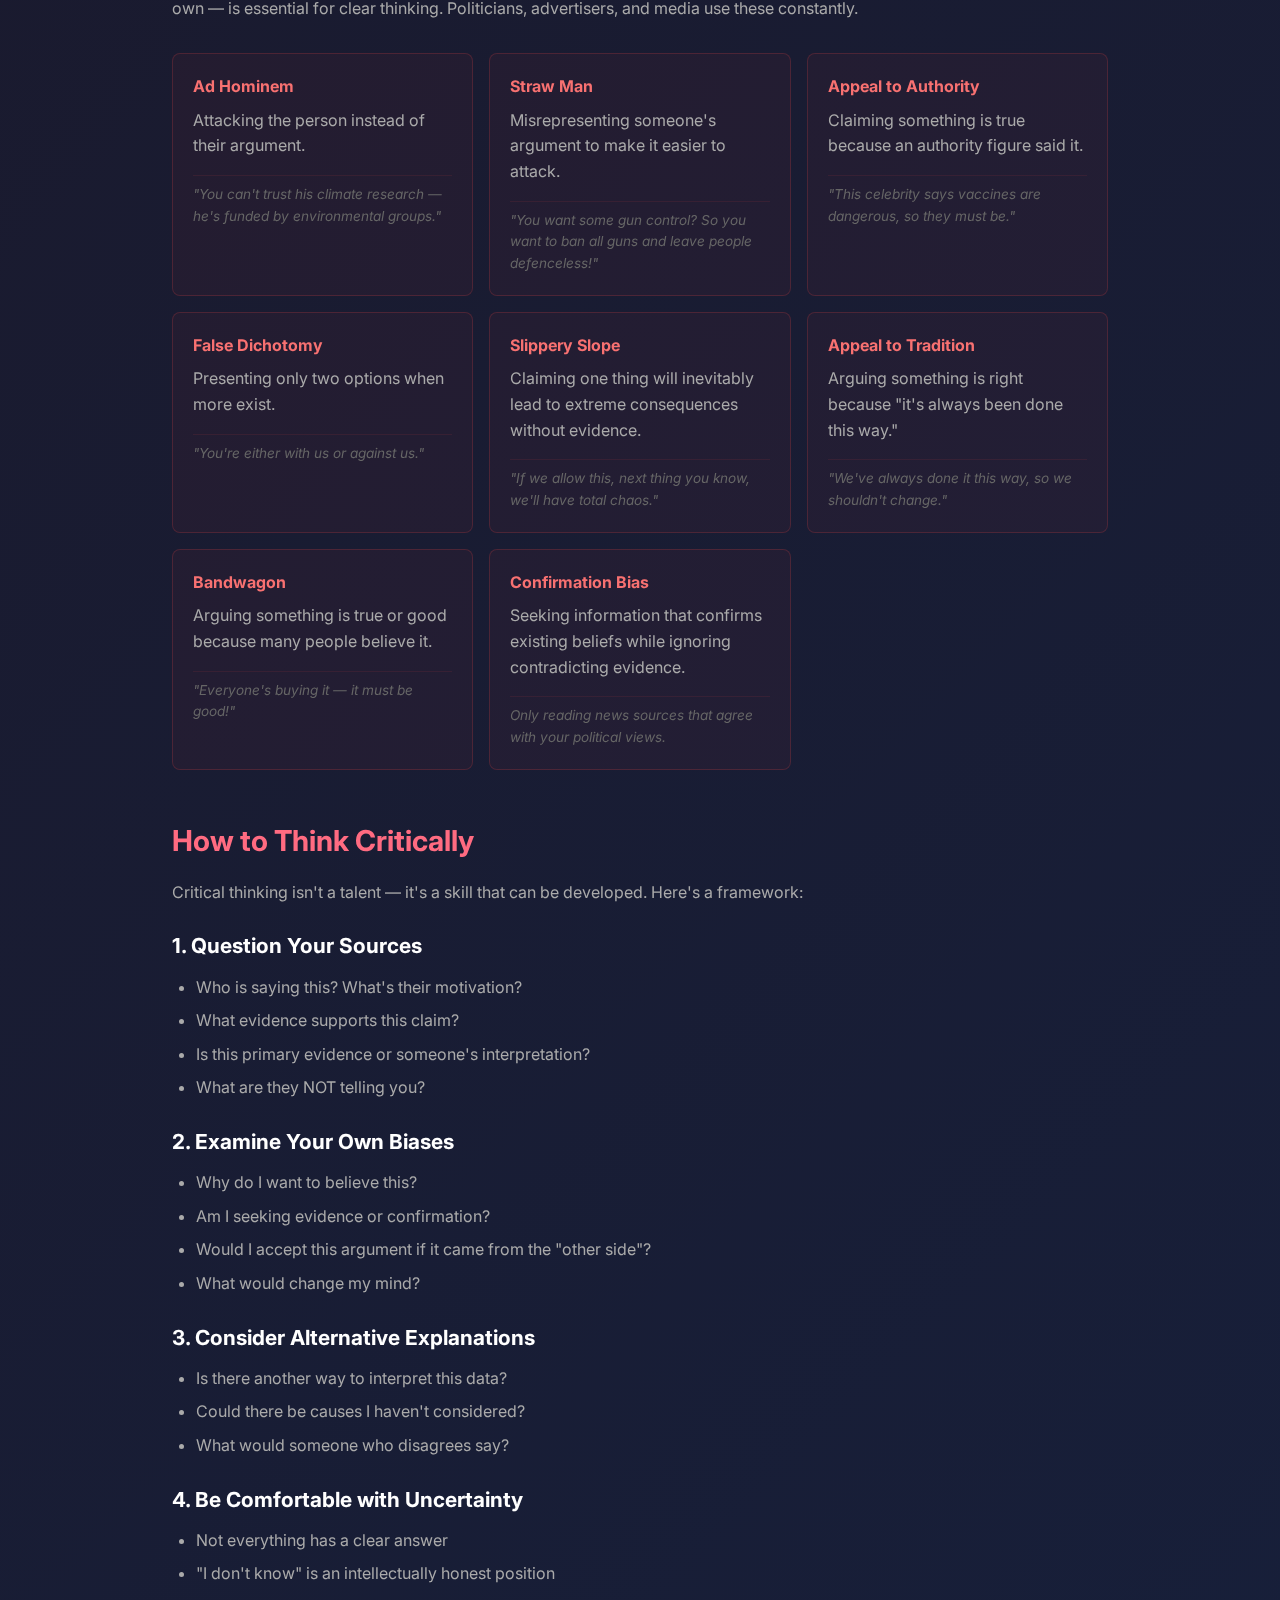
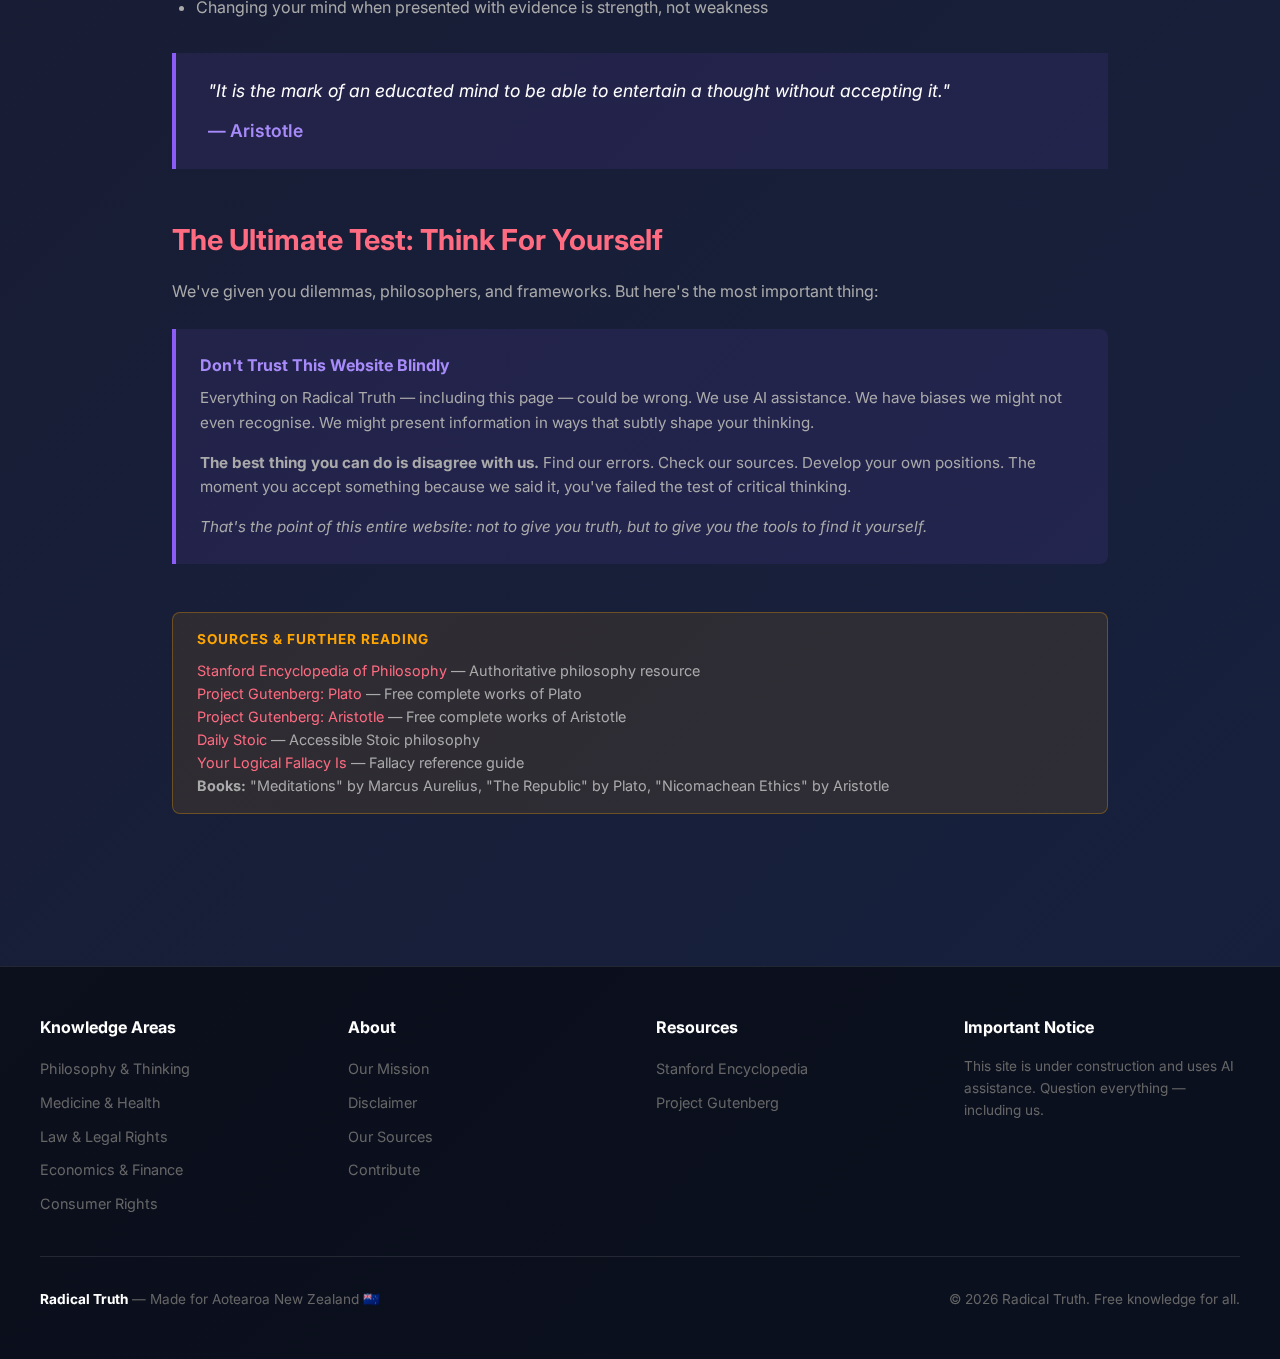
<file: pages/philosophy.html>
<!DOCTYPE html>
<html lang="en">
<head>
    <meta charset="UTF-8">
    <meta name="viewport" content="width=device-width, initial-scale=1.0">
    <title>Philosophy & Critical Thinking | Radical Truth</title>
    <meta name="description" content="Learn to think for yourself. Greek philosophy, ethics, logic, and critical thinking skills to make better decisions.">
    <link rel="preconnect" href="https://fonts.googleapis.com">
    <link rel="preconnect" href="https://fonts.gstatic.com" crossorigin>
    <link href="https://fonts.googleapis.com/css2?family=Inter:wght@400;500;600;700;900&display=swap" rel="stylesheet">
    <link rel="stylesheet" href="../css/style.css">
    <style>
        /* Philosophy Page Specific Styles */
        .philosophy-hero {
            text-align: center;
            padding: 4rem 2rem;
            background: linear-gradient(135deg, rgba(139, 92, 246, 0.1), rgba(59, 130, 246, 0.1));
            border-bottom: 1px solid rgba(139, 92, 246, 0.2);
            margin-bottom: 3rem;
        }

        .philosophy-hero h1 {
            font-size: 3rem;
            margin-bottom: 1rem;
        }

        .philosophy-hero .subtitle {
            font-size: 1.5rem;
            color: #a78bfa;
            font-style: italic;
            margin-bottom: 1rem;
        }

        .pillar-badge {
            display: inline-block;
            background: linear-gradient(135deg, #8b5cf6, #3b82f6);
            padding: 0.5rem 1.5rem;
            border-radius: 50px;
            font-size: 0.85rem;
            font-weight: 700;
            text-transform: uppercase;
            letter-spacing: 2px;
            margin-bottom: 1.5rem;
        }

        .philosopher-quote {
            background: rgba(139, 92, 246, 0.1);
            border-left: 4px solid #8b5cf6;
            padding: 1.5rem 2rem;
            margin: 2rem 0;
            font-style: italic;
            font-size: 1.1rem;
        }

        .philosopher-quote cite {
            display: block;
            margin-top: 0.75rem;
            font-style: normal;
            font-weight: 600;
            color: #a78bfa;
        }

        /* Thinking Test Styles */
        .thinking-test {
            background: var(--card-bg);
            border: 2px solid rgba(139, 92, 246, 0.3);
            border-radius: 16px;
            padding: 2rem;
            margin: 2rem 0;
        }

        .test-header {
            display: flex;
            align-items: center;
            gap: 1rem;
            margin-bottom: 1.5rem;
        }

        .test-icon {
            font-size: 2rem;
        }

        .test-title {
            font-size: 1.3rem;
            font-weight: 700;
        }

        .test-difficulty {
            margin-left: auto;
            font-size: 0.8rem;
            padding: 0.25rem 0.75rem;
            border-radius: 20px;
            background: rgba(139, 92, 246, 0.2);
            color: #a78bfa;
        }

        .scenario {
            background: rgba(0, 0, 0, 0.2);
            padding: 1.5rem;
            border-radius: 8px;
            margin-bottom: 1.5rem;
            line-height: 1.7;
        }

        .options {
            display: flex;
            flex-direction: column;
            gap: 0.75rem;
            margin-bottom: 1.5rem;
        }

        .option-btn {
            background: rgba(255, 255, 255, 0.05);
            border: 1px solid rgba(255, 255, 255, 0.1);
            border-radius: 8px;
            padding: 1rem 1.25rem;
            text-align: left;
            color: var(--text-secondary);
            cursor: pointer;
            transition: all 0.3s ease;
            font-size: 0.95rem;
        }

        .option-btn:hover {
            background: rgba(139, 92, 246, 0.1);
            border-color: rgba(139, 92, 246, 0.3);
            color: var(--text-primary);
        }

        .option-btn.selected {
            background: rgba(139, 92, 246, 0.2);
            border-color: #8b5cf6;
            color: var(--text-primary);
        }

        .reflection-prompt {
            display: none;
            background: linear-gradient(135deg, rgba(139, 92, 246, 0.1), rgba(59, 130, 246, 0.1));
            border-radius: 8px;
            padding: 1.5rem;
            margin-top: 1rem;
        }

        .reflection-prompt.visible {
            display: block;
        }

        .reflection-prompt h4 {
            color: #a78bfa;
            margin-bottom: 1rem;
        }

        .reveal-btn {
            background: linear-gradient(135deg, #8b5cf6, #3b82f6);
            border: none;
            border-radius: 8px;
            padding: 0.75rem 1.5rem;
            color: white;
            font-weight: 600;
            cursor: pointer;
            transition: transform 0.2s ease;
        }

        .reveal-btn:hover {
            transform: translateY(-2px);
        }

        .no-right-answer {
            background: rgba(251, 191, 36, 0.1);
            border: 1px solid rgba(251, 191, 36, 0.3);
            padding: 1rem 1.25rem;
            border-radius: 8px;
            margin-top: 1rem;
            font-size: 0.9rem;
        }

        .no-right-answer strong {
            color: #fbbf24;
        }

        /* Philosopher Cards */
        .philosopher-grid {
            display: grid;
            grid-template-columns: repeat(auto-fit, minmax(280px, 1fr));
            gap: 1.5rem;
            margin: 2rem 0;
        }

        .philosopher-card {
            background: var(--card-bg);
            border: 1px solid var(--border-light);
            border-radius: 12px;
            padding: 1.5rem;
            transition: all 0.3s ease;
        }

        .philosopher-card:hover {
            border-color: rgba(139, 92, 246, 0.3);
            transform: translateY(-3px);
        }

        .philosopher-card h4 {
            font-size: 1.1rem;
            margin-bottom: 0.25rem;
        }

        .philosopher-card .dates {
            font-size: 0.8rem;
            color: var(--text-muted);
            margin-bottom: 0.75rem;
        }

        .philosopher-card .key-idea {
            font-size: 0.95rem;
            color: #a78bfa;
            font-weight: 600;
            margin-bottom: 0.5rem;
        }

        .philosopher-card p {
            font-size: 0.9rem;
            color: var(--text-secondary);
        }

        /* Fallacy List */
        .fallacy-grid {
            display: grid;
            grid-template-columns: repeat(auto-fit, minmax(300px, 1fr));
            gap: 1rem;
            margin: 2rem 0;
        }

        .fallacy-card {
            background: rgba(239, 68, 68, 0.05);
            border: 1px solid rgba(239, 68, 68, 0.2);
            border-radius: 8px;
            padding: 1.25rem;
        }

        .fallacy-card h4 {
            color: #f87171;
            margin-bottom: 0.5rem;
            font-size: 1rem;
        }

        .fallacy-card .example {
            font-style: italic;
            color: var(--text-muted);
            font-size: 0.85rem;
            margin-top: 0.5rem;
            padding-top: 0.5rem;
            border-top: 1px solid rgba(239, 68, 68, 0.1);
        }

        /* Virtue grid */
        .virtue-grid {
            display: grid;
            grid-template-columns: repeat(auto-fit, minmax(200px, 1fr));
            gap: 1rem;
            margin: 2rem 0;
        }

        .virtue-card {
            background: rgba(16, 185, 129, 0.05);
            border: 1px solid rgba(16, 185, 129, 0.2);
            border-radius: 8px;
            padding: 1.25rem;
            text-align: center;
        }

        .virtue-card h4 {
            color: #34d399;
            margin-bottom: 0.5rem;
        }

        .virtue-card .greek {
            font-style: italic;
            color: var(--text-muted);
            font-size: 0.85rem;
            margin-bottom: 0.5rem;
        }
    </style>
</head>
<body>
    <div class="glow glow-1"></div>
    <div class="glow glow-2"></div>

    <!-- Disclaimer Banner -->
    <div class="disclaimer-banner">
        <span class="warning-icon">⚠️</span>
        <strong>IMPORTANT:</strong> This website is under active construction. Content is created with AI assistance and may contain inaccuracies. 
        Always verify information independently and use critical thinking. We strive to provide sources where possible.
    </div>

    <!-- Navigation -->
    <nav class="nav">
        <div class="nav-container">
            <a href="../index.html" class="nav-logo">Radical Truth</a>
            <div class="nav-toggle" onclick="toggleNav()">
                <span></span>
                <span></span>
                <span></span>
            </div>
            <ul class="nav-links" id="navLinks">
                <li><a href="../index.html">Home</a></li>
                <li><a href="philosophy.html" class="active">Philosophy</a></li>
                <li><a href="about.html">About</a></li>
                <li><a href="medicine.html">Medicine</a></li>
                <li><a href="law.html">Law</a></li>
                <li><a href="economics.html">Economics</a></li>
                <li><a href="politicians.html">Politicians</a></li>
            </ul>
        </div>
    </nav>

    <!-- Philosophy Hero -->
    <section class="philosophy-hero">
        <div class="pillar-badge">🏛️ Core Pillar</div>
        <h1>Philosophy & Critical Thinking</h1>
        <p class="subtitle">"The unexamined life is not worth living"</p>
        <p style="max-width: 700px; margin: 0 auto; color: var(--text-secondary);">
            Before you can find truth, you must learn to think. This is the foundation of everything 
            else on this site — the tools to reason clearly, question everything (including us), 
            and make decisions for yourself.
        </p>
    </section>

    <!-- Page Content -->
    <main class="page-content" style="max-width: 1000px;">

        <div class="philosopher-quote">
            "I cannot teach anybody anything. I can only make them think."
            <cite>— Socrates</cite>
        </div>

        <section class="content-section">
            <h2>Why Philosophy First?</h2>
            <p>
                Everything else on this website — medicine, law, economics, politics — is useless if you 
                can't <strong>think for yourself</strong>. You can memorise facts, but if you can't evaluate 
                them critically, you're just trading one authority for another.
            </p>
            <p>
                The ancient Greeks understood this. They didn't just ask "what should I believe?" but 
                "how should I think?" Philosophy isn't about having the right answers — it's about 
                asking the right questions and developing the intellectual tools to find your own answers.
            </p>
            <p>
                <strong>Our goal:</strong> Not to tell you what to think, but to help you think better. 
                We want you to disagree with us — intelligently, after careful reflection.
            </p>
        </section>

        <!-- Thinking Test 1 -->
        <div class="thinking-test" id="test1">
            <div class="test-header">
                <span class="test-icon">🤔</span>
                <span class="test-title">Thinking Test #1: The Trolley Problem</span>
                <span class="test-difficulty">Classic Dilemma</span>
            </div>
            <div class="scenario">
                <p>A runaway trolley is heading towards five people tied to the tracks. They will die if the trolley continues. 
                You are standing next to a lever that can divert the trolley to a side track, where only one person is tied.</p>
                <p><strong>Do you pull the lever, killing one person to save five?</strong></p>
            </div>
            <div class="options" id="options1">
                <button class="option-btn" onclick="selectOption(1, this, 'pull')">
                    <strong>Pull the lever.</strong> Five lives are worth more than one. It's simple mathematics.
                </button>
                <button class="option-btn" onclick="selectOption(1, this, 'dont')">
                    <strong>Don't pull the lever.</strong> Actively killing someone is different from letting people die.
                </button>
                <button class="option-btn" onclick="selectOption(1, this, 'refuse')">
                    <strong>Refuse to choose.</strong> The scenario is too artificial — real life doesn't work this way.
                </button>
            </div>
            <button class="reveal-btn" onclick="revealReflection(1)">Reveal Reflection</button>
            <div class="reflection-prompt" id="reflection1">
                <h4>🔍 Points to Consider:</h4>
                <p><strong>There is no "right" answer.</strong> This dilemma reveals the tension between two ethical frameworks:</p>
                <ul style="color: var(--text-secondary); margin: 1rem 0;">
                    <li><strong>Consequentialism:</strong> Actions are judged by their outcomes. 5 > 1, so pull the lever.</li>
                    <li><strong>Deontology:</strong> Some actions are inherently wrong regardless of outcome. Actively killing is wrong even to save more.</li>
                </ul>
                <p><strong>The real question:</strong> Why did you choose what you chose? Can you articulate your moral reasoning? 
                If you can't explain <em>why</em> you believe something is right or wrong, do you actually believe it — or are you just reacting?</p>
                <p>Now consider: <em>Would your answer change if the one person was a child? A criminal? Your mother? A stranger vs. your friend?</em> 
                If your answer changes, what does that reveal about your actual moral framework?</p>
                <div class="no-right-answer">
                    <strong>Note:</strong> If you picked option C — that's valid too. Sometimes the wise move is to reject false dichotomies. 
                    But be careful: refusing to engage can also be a way of avoiding difficult thinking.
                </div>
            </div>
        </div>

        <!-- Thinking Test 2 -->
        <div class="thinking-test" id="test2">
            <div class="test-header">
                <span class="test-icon">⚖️</span>
                <span class="test-title">Thinking Test #2: The Lifeboat</span>
                <span class="test-difficulty">Resource Allocation</span>
            </div>
            <div class="scenario">
                <p>A ship is sinking. The lifeboat can hold 10 people safely, but there are 15 survivors. 
                If all 15 get in, the boat will sink and everyone dies.</p>
                <p>The survivors include: a doctor, a pregnant woman, a convicted murderer who served their time, 
                an elderly scientist who discovered a cure for a disease, two children, a wealthy businessman, 
                a homeless person, and several others.</p>
                <p><strong>How do you decide who gets on the lifeboat?</strong></p>
            </div>
            <div class="options" id="options2">
                <button class="option-btn" onclick="selectOption(2, this, 'utility')">
                    <strong>Maximise utility.</strong> Prioritise those who will contribute most to society (doctor, scientist, etc.)
                </button>
                <button class="option-btn" onclick="selectOption(2, this, 'lottery')">
                    <strong>Random lottery.</strong> Every human life is equal. Draw straws — it's the only fair way.
                </button>
                <button class="option-btn" onclick="selectOption(2, this, 'vulnerable')">
                    <strong>Protect the vulnerable.</strong> Children and pregnant woman first, regardless of "usefulness."
                </button>
                <button class="option-btn" onclick="selectOption(2, this, 'refuse2')">
                    <strong>Refuse to play God.</strong> No person has the right to decide who lives and dies.
                </button>
            </div>
            <button class="reveal-btn" onclick="revealReflection(2)">Reveal Reflection</button>
            <div class="reflection-prompt" id="reflection2">
                <h4>🔍 Points to Consider:</h4>
                <p>Each option reflects different values:</p>
                <ul style="color: var(--text-secondary); margin: 1rem 0;">
                    <li><strong>Utility:</strong> Values people based on social contribution. But who decides what's "valuable"?</li>
                    <li><strong>Lottery:</strong> Treats all life as equal. But is it moral to let chance decide life and death?</li>
                    <li><strong>Vulnerability:</strong> Prioritises protection of the weak. But is a child's life worth more than an adult's?</li>
                    <li><strong>Refusal:</strong> Maintains moral purity. But inaction is still a choice with consequences.</li>
                </ul>
                <p><strong>Notice:</strong> Did you make quick judgments about the "murderer" or "homeless person"? 
                The scenario gave you minimal information, yet your brain likely made instant assessments. 
                This is how bias works — we judge on limited data while believing we're being rational.</p>
                <p><strong>The real test:</strong> Whatever you chose, could you look into the eyes of the five 
                people left behind and explain why they didn't make the cut?</p>
            </div>
        </div>

        <!-- Thinking Test 3 -->
        <div class="thinking-test" id="test3">
            <div class="test-header">
                <span class="test-icon">🗣️</span>
                <span class="test-title">Thinking Test #3: The Truth Dilemma</span>
                <span class="test-difficulty">Ethics in Practice</span>
            </div>
            <div class="scenario">
                <p>Your elderly grandmother is dying of cancer. She has weeks to live. She asks you directly: 
                "Am I going to be okay?"</p>
                <p>The doctors have told you she will not survive. Your grandmother values honesty above almost 
                everything else — she's told you many times that she hates being lied to. But she's also 
                terrified of death and knowing might rob her of her remaining peaceful days.</p>
                <p><strong>Do you tell her the truth?</strong></p>
            </div>
            <div class="options" id="options3">
                <button class="option-btn" onclick="selectOption(3, this, 'truth')">
                    <strong>Tell the truth.</strong> She values honesty, and she deserves to know. It's her life.
                </button>
                <button class="option-btn" onclick="selectOption(3, this, 'lie')">
                    <strong>Lie to protect her.</strong> Her remaining time should be peaceful, not filled with fear.
                </button>
                <button class="option-btn" onclick="selectOption(3, this, 'evade')">
                    <strong>Evade the question.</strong> Change the subject, give a non-answer like "Let's focus on today."
                </button>
                <button class="option-btn" onclick="selectOption(3, this, 'ask')">
                    <strong>Ask what she really wants.</strong> "Do you want me to tell you honestly, no matter what?"
                </button>
            </div>
            <button class="reveal-btn" onclick="revealReflection(3)">Reveal Reflection</button>
            <div class="reflection-prompt" id="reflection3">
                <h4>🔍 Points to Consider:</h4>
                <p>This tests the tension between <strong>truth</strong> and <strong>compassion</strong>:</p>
                <ul style="color: var(--text-secondary); margin: 1rem 0;">
                    <li><strong>Radical honesty:</strong> Truth is sacred. Deceiving someone, even kindly, disrespects their autonomy.</li>
                    <li><strong>Protective deception:</strong> Sometimes love means protecting people from harm, even from the truth.</li>
                    <li><strong>Evasion:</strong> Technically not lying — but is withholding truth different from lying?</li>
                    <li><strong>Asking:</strong> Respects her autonomy by letting her choose. But are you just avoiding responsibility?</li>
                </ul>
                <p><strong>The deeper question:</strong> Is truth always the highest value? Are there times when 
                other values (compassion, peace, kindness) should take precedence? Or is that just rationalising deception?</p>
                <p><strong>Notice:</strong> This scenario is personal. Your answer might be different if it was 
                a stranger instead of your grandmother. What does that inconsistency reveal?</p>
            </div>
        </div>

        <section class="content-section">
            <h2>The Foundation: Greek Philosophy</h2>
            <p>
                The ancient Greeks invented Western philosophy. They asked the fundamental questions 
                that still shape how we think today. Here are the thinkers you should know:
            </p>

            <div class="philosopher-grid">
                <div class="philosopher-card">
                    <h4>Socrates</h4>
                    <div class="dates">470-399 BCE</div>
                    <div class="key-idea">"I know that I know nothing"</div>
                    <p>The father of Western philosophy. Never wrote anything down. Known for the "Socratic method" — 
                    asking questions to expose contradictions in people's beliefs. Was executed for "corrupting the youth" 
                    by teaching them to question everything.</p>
                </div>
                <div class="philosopher-card">
                    <h4>Plato</h4>
                    <div class="dates">428-348 BCE</div>
                    <div class="key-idea">Theory of Forms</div>
                    <p>Socrates' student. Founded the Academy, the first university. Believed in a realm of perfect 
                    "Forms" behind our imperfect reality. His dialogues are the main source of Socratic philosophy. 
                    Explored justice, beauty, and the ideal state in "The Republic."</p>
                </div>
                <div class="philosopher-card">
                    <h4>Aristotle</h4>
                    <div class="dates">384-322 BCE</div>
                    <div class="key-idea">Virtue Ethics & Logic</div>
                    <p>Plato's student, Alexander the Great's tutor. Created formal logic. Believed virtue is 
                    found in the "golden mean" between extremes. Wrote on everything: ethics, politics, biology, 
                    physics, metaphysics. The most influential philosopher in history.</p>
                </div>
                <div class="philosopher-card">
                    <h4>Epicurus</h4>
                    <div class="dates">341-270 BCE</div>
                    <div class="key-idea">Pleasure is the highest good</div>
                    <p>Often misunderstood. Didn't advocate hedonism — taught that the highest pleasure is 
                    tranquility (ataraxia) through moderation, friendship, and freedom from fear. 
                    "Death is nothing to us."</p>
                </div>
                <div class="philosopher-card">
                    <h4>The Stoics</h4>
                    <div class="dates">Zeno, Seneca, Epictetus, Marcus Aurelius</div>
                    <div class="key-idea">"Control what you can, accept what you can't"</div>
                    <p>Focused on personal virtue and resilience. Distinguished between what's in our control 
                    (our reactions) and what isn't (external events). Heavily influenced modern cognitive therapy. 
                    Marcus Aurelius ruled the Roman Empire while practising Stoic principles.</p>
                </div>
                <div class="philosopher-card">
                    <h4>Diogenes</h4>
                    <div class="dates">412-323 BCE</div>
                    <div class="key-idea">Cynicism — reject social conventions</div>
                    <p>Lived in a barrel, owned nothing. Mocked Alexander the Great, Plato, and all authority. 
                    Carried a lamp in daylight "looking for an honest man." A reminder that philosophy 
                    can be radical and uncomfortable.</p>
                </div>
            </div>
        </section>

        <section class="content-section">
            <h2>Aristotle's Virtues</h2>
            <p>
                Aristotle taught that virtue is the "golden mean" between two vices — one of excess and 
                one of deficiency. Good character isn't about rules; it's about developing the right 
                dispositions through practice.
            </p>

            <div class="virtue-grid">
                <div class="virtue-card">
                    <h4>Courage</h4>
                    <div class="greek">andreia</div>
                    <p>Between recklessness and cowardice</p>
                </div>
                <div class="virtue-card">
                    <h4>Temperance</h4>
                    <div class="greek">sophrosyne</div>
                    <p>Between self-indulgence and insensibility</p>
                </div>
                <div class="virtue-card">
                    <h4>Justice</h4>
                    <div class="greek">dikaiosyne</div>
                    <p>Giving each what they're due</p>
                </div>
                <div class="virtue-card">
                    <h4>Prudence</h4>
                    <div class="greek">phronesis</div>
                    <p>Practical wisdom — knowing how to act</p>
                </div>
                <div class="virtue-card">
                    <h4>Generosity</h4>
                    <div class="greek">eleutheriotēs</div>
                    <p>Between stinginess and wastefulness</p>
                </div>
                <div class="virtue-card">
                    <h4>Truthfulness</h4>
                    <div class="greek">aletheia</div>
                    <p>Between boastfulness and self-deprecation</p>
                </div>
            </div>
        </section>

        <section class="content-section">
            <h2>Logical Fallacies: Errors to Avoid</h2>
            <p>
                A logical fallacy is an error in reasoning that undermines an argument. Learning to 
                spot these — in others' arguments and your own — is essential for clear thinking. 
                Politicians, advertisers, and media use these constantly.
            </p>

            <div class="fallacy-grid">
                <div class="fallacy-card">
                    <h4>Ad Hominem</h4>
                    <p>Attacking the person instead of their argument.</p>
                    <div class="example">"You can't trust his climate research — he's funded by environmental groups."</div>
                </div>
                <div class="fallacy-card">
                    <h4>Straw Man</h4>
                    <p>Misrepresenting someone's argument to make it easier to attack.</p>
                    <div class="example">"You want some gun control? So you want to ban all guns and leave people defenceless!"</div>
                </div>
                <div class="fallacy-card">
                    <h4>Appeal to Authority</h4>
                    <p>Claiming something is true because an authority figure said it.</p>
                    <div class="example">"This celebrity says vaccines are dangerous, so they must be."</div>
                </div>
                <div class="fallacy-card">
                    <h4>False Dichotomy</h4>
                    <p>Presenting only two options when more exist.</p>
                    <div class="example">"You're either with us or against us."</div>
                </div>
                <div class="fallacy-card">
                    <h4>Slippery Slope</h4>
                    <p>Claiming one thing will inevitably lead to extreme consequences without evidence.</p>
                    <div class="example">"If we allow this, next thing you know, we'll have total chaos."</div>
                </div>
                <div class="fallacy-card">
                    <h4>Appeal to Tradition</h4>
                    <p>Arguing something is right because "it's always been done this way."</p>
                    <div class="example">"We've always done it this way, so we shouldn't change."</div>
                </div>
                <div class="fallacy-card">
                    <h4>Bandwagon</h4>
                    <p>Arguing something is true or good because many people believe it.</p>
                    <div class="example">"Everyone's buying it — it must be good!"</div>
                </div>
                <div class="fallacy-card">
                    <h4>Confirmation Bias</h4>
                    <p>Seeking information that confirms existing beliefs while ignoring contradicting evidence.</p>
                    <div class="example">Only reading news sources that agree with your political views.</div>
                </div>
            </div>
        </section>

        <section class="content-section">
            <h2>How to Think Critically</h2>
            <p>Critical thinking isn't a talent — it's a skill that can be developed. Here's a framework:</p>

            <h3>1. Question Your Sources</h3>
            <ul>
                <li>Who is saying this? What's their motivation?</li>
                <li>What evidence supports this claim?</li>
                <li>Is this primary evidence or someone's interpretation?</li>
                <li>What are they NOT telling you?</li>
            </ul>

            <h3>2. Examine Your Own Biases</h3>
            <ul>
                <li>Why do I want to believe this?</li>
                <li>Am I seeking evidence or confirmation?</li>
                <li>Would I accept this argument if it came from the "other side"?</li>
                <li>What would change my mind?</li>
            </ul>

            <h3>3. Consider Alternative Explanations</h3>
            <ul>
                <li>Is there another way to interpret this data?</li>
                <li>Could there be causes I haven't considered?</li>
                <li>What would someone who disagrees say?</li>
            </ul>

            <h3>4. Be Comfortable with Uncertainty</h3>
            <ul>
                <li>Not everything has a clear answer</li>
                <li>"I don't know" is an intellectually honest position</li>
                <li>Changing your mind when presented with evidence is strength, not weakness</li>
            </ul>

            <div class="philosopher-quote">
                "It is the mark of an educated mind to be able to entertain a thought without accepting it."
                <cite>— Aristotle</cite>
            </div>
        </section>

        <section class="content-section">
            <h2>The Ultimate Test: Think For Yourself</h2>
            <p>
                We've given you dilemmas, philosophers, and frameworks. But here's the most important thing:
            </p>
            <div class="info-box" style="background: rgba(139, 92, 246, 0.1); border-color: #8b5cf6;">
                <h4 style="color: #a78bfa;">Don't Trust This Website Blindly</h4>
                <p>
                    Everything on Radical Truth — including this page — could be wrong. We use AI assistance. 
                    We have biases we might not even recognise. We might present information in ways that 
                    subtly shape your thinking.
                </p>
                <p style="margin-top: 1rem;">
                    <strong>The best thing you can do is disagree with us.</strong> Find our errors. Check our 
                    sources. Develop your own positions. The moment you accept something because we said it, 
                    you've failed the test of critical thinking.
                </p>
                <p style="margin-top: 1rem;">
                    <em>That's the point of this entire website: not to give you truth, but to give you 
                    the tools to find it yourself.</em>
                </p>
            </div>
        </section>

        <div class="source-box">
            <h4>Sources & Further Reading</h4>
            <ul>
                <li><a href="https://plato.stanford.edu" target="_blank">Stanford Encyclopedia of Philosophy</a> — Authoritative philosophy resource</li>
                <li><a href="https://www.gutenberg.org/ebooks/author/947" target="_blank">Project Gutenberg: Plato</a> — Free complete works of Plato</li>
                <li><a href="https://www.gutenberg.org/ebooks/author/2747" target="_blank">Project Gutenberg: Aristotle</a> — Free complete works of Aristotle</li>
                <li><a href="https://dailystoic.com" target="_blank">Daily Stoic</a> — Accessible Stoic philosophy</li>
                <li><a href="https://yourlogicalfallacyis.com" target="_blank">Your Logical Fallacy Is</a> — Fallacy reference guide</li>
                <li><strong>Books:</strong> "Meditations" by Marcus Aurelius, "The Republic" by Plato, "Nicomachean Ethics" by Aristotle</li>
            </ul>
        </div>
    </main>

    <!-- Footer -->
    <footer class="footer">
        <div class="footer-container">
            <div class="footer-section">
                <h4>Knowledge Areas</h4>
                <ul>
                    <li><a href="philosophy.html">Philosophy & Thinking</a></li>
                    <li><a href="medicine.html">Medicine & Health</a></li>
                    <li><a href="law.html">Law & Legal Rights</a></li>
                    <li><a href="economics.html">Economics & Finance</a></li>
                    <li><a href="consumer-rights.html">Consumer Rights</a></li>
                </ul>
            </div>
            <div class="footer-section">
                <h4>About</h4>
                <ul>
                    <li><a href="about.html">Our Mission</a></li>
                    <li><a href="about.html#disclaimer">Disclaimer</a></li>
                    <li><a href="about.html#sources">Our Sources</a></li>
                    <li><a href="about.html#contribute">Contribute</a></li>
                </ul>
            </div>
            <div class="footer-section">
                <h4>Resources</h4>
                <ul>
                    <li><a href="https://plato.stanford.edu" target="_blank">Stanford Encyclopedia</a></li>
                    <li><a href="https://www.gutenberg.org" target="_blank">Project Gutenberg</a></li>
                </ul>
            </div>
            <div class="footer-section">
                <h4>Important Notice</h4>
                <p style="font-size: 0.85rem; color: var(--text-muted);">
                    This site is under construction and uses AI assistance. 
                    Question everything — including us.
                </p>
            </div>
        </div>
        <div class="footer-bottom">
            <div>
                <span class="footer-logo">Radical Truth</span> — Made for Aotearoa New Zealand 🇳🇿
            </div>
            <div>© 2026 Radical Truth. Free knowledge for all.</div>
        </div>
    </footer>

    <script>
        function toggleNav() {
            document.getElementById('navLinks').classList.toggle('active');
        }

        function selectOption(testNum, button, choice) {
            const options = document.querySelectorAll(`#options${testNum} .option-btn`);
            options.forEach(opt => opt.classList.remove('selected'));
            button.classList.add('selected');
        }

        function revealReflection(testNum) {
            const reflection = document.getElementById(`reflection${testNum}`);
            reflection.classList.add('visible');
        }
    </script>
</body>
</html>
</file>
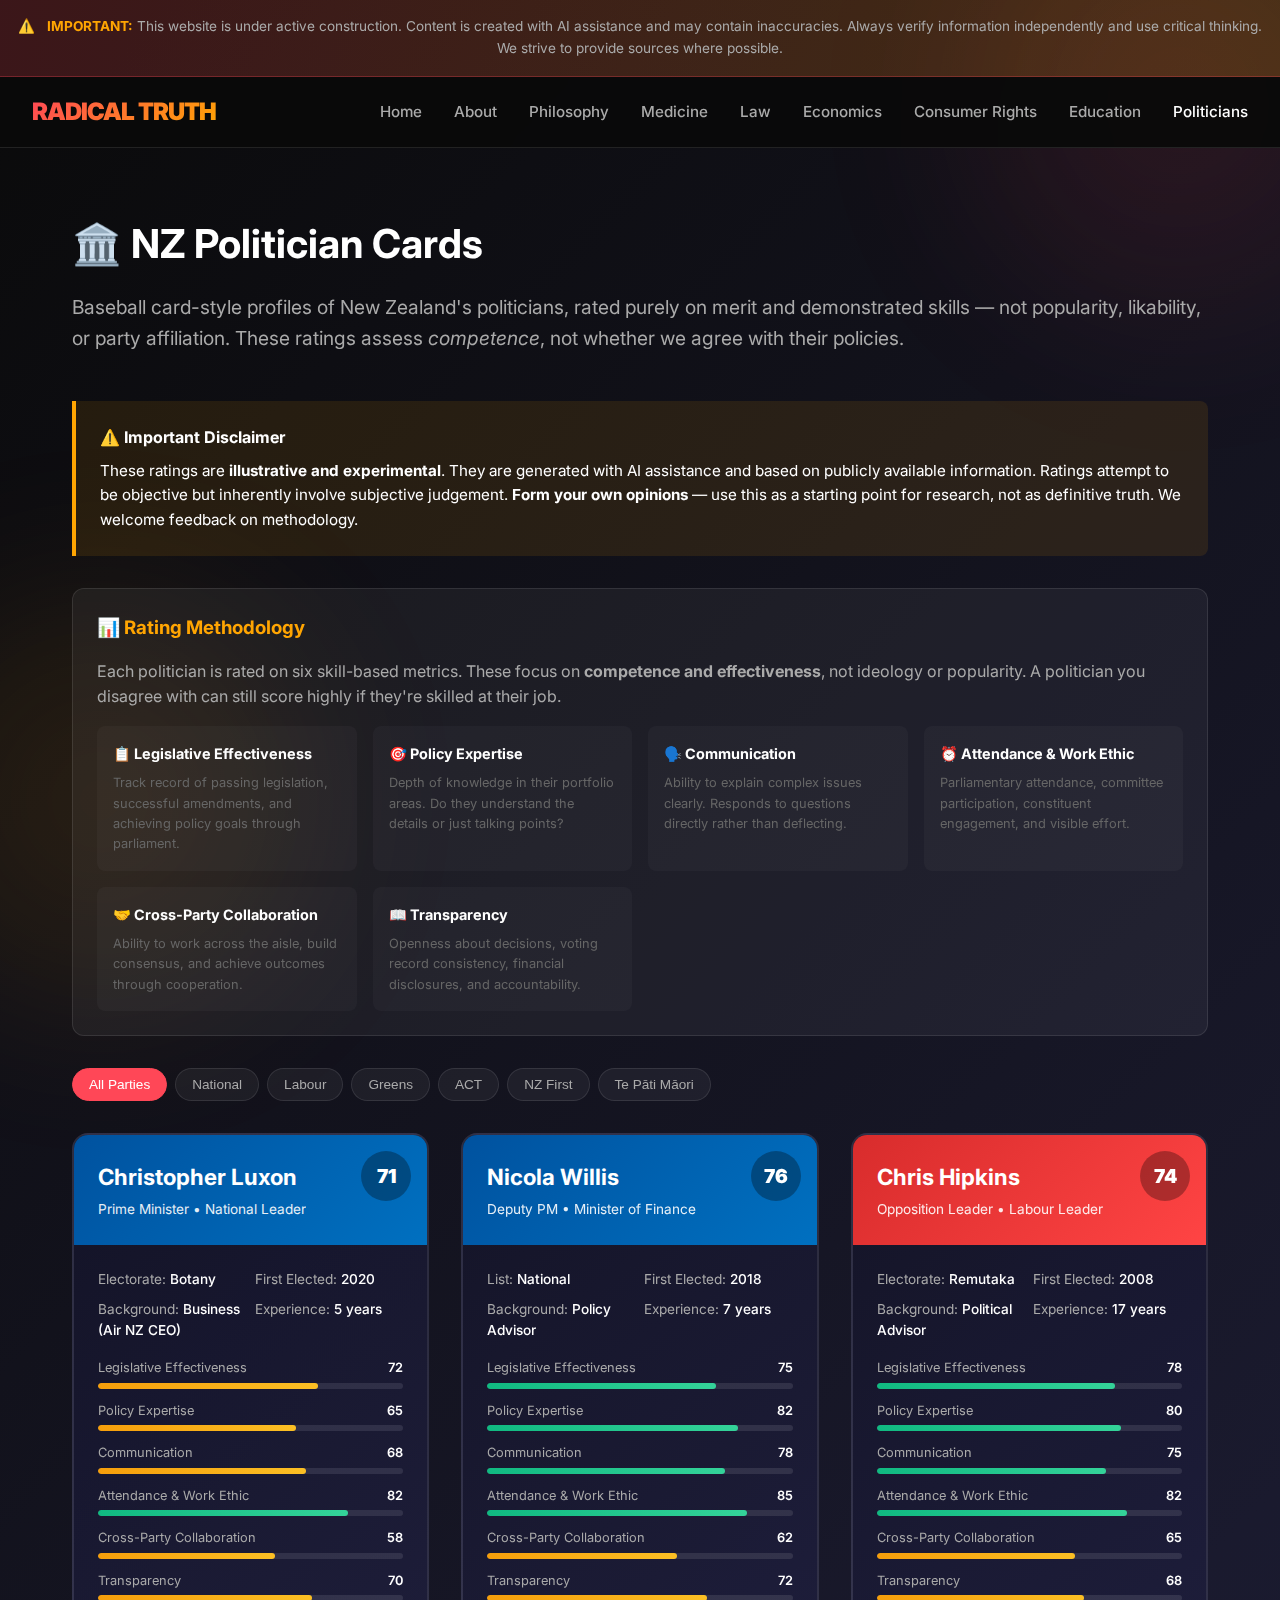
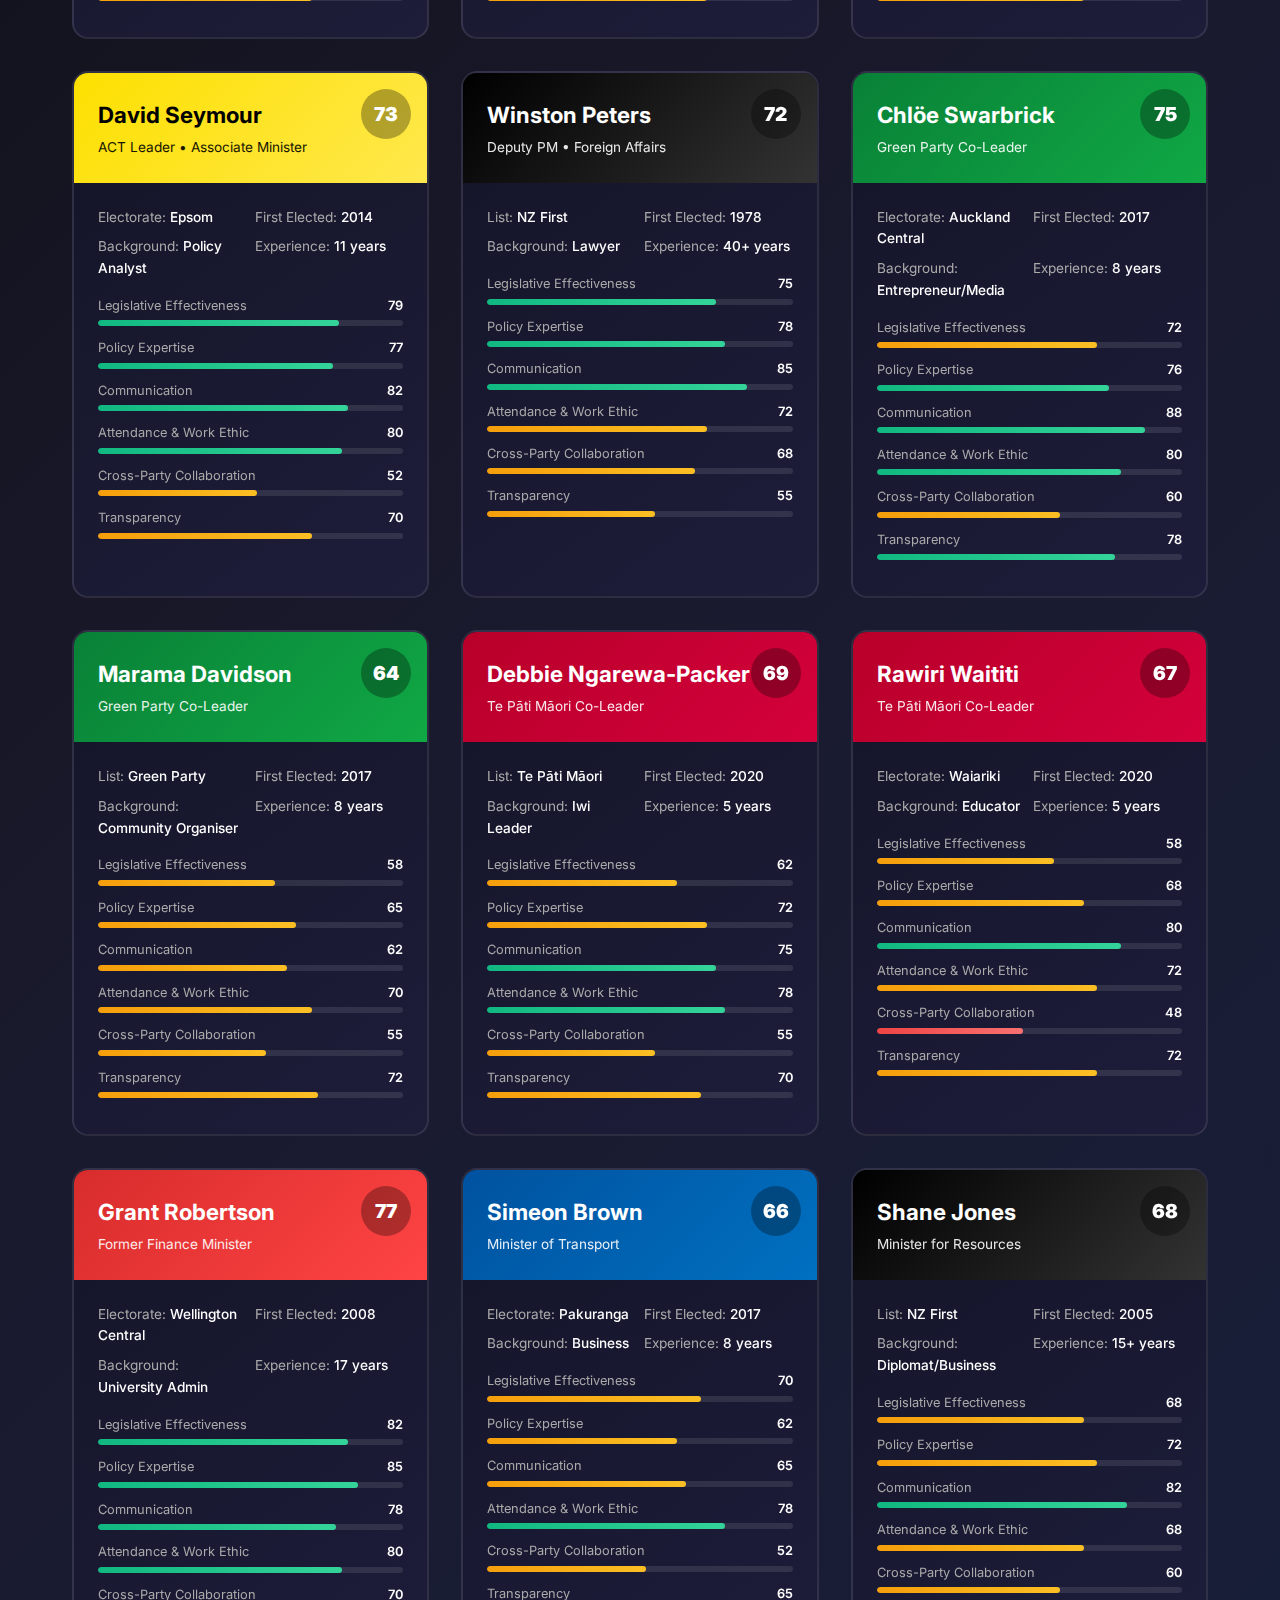
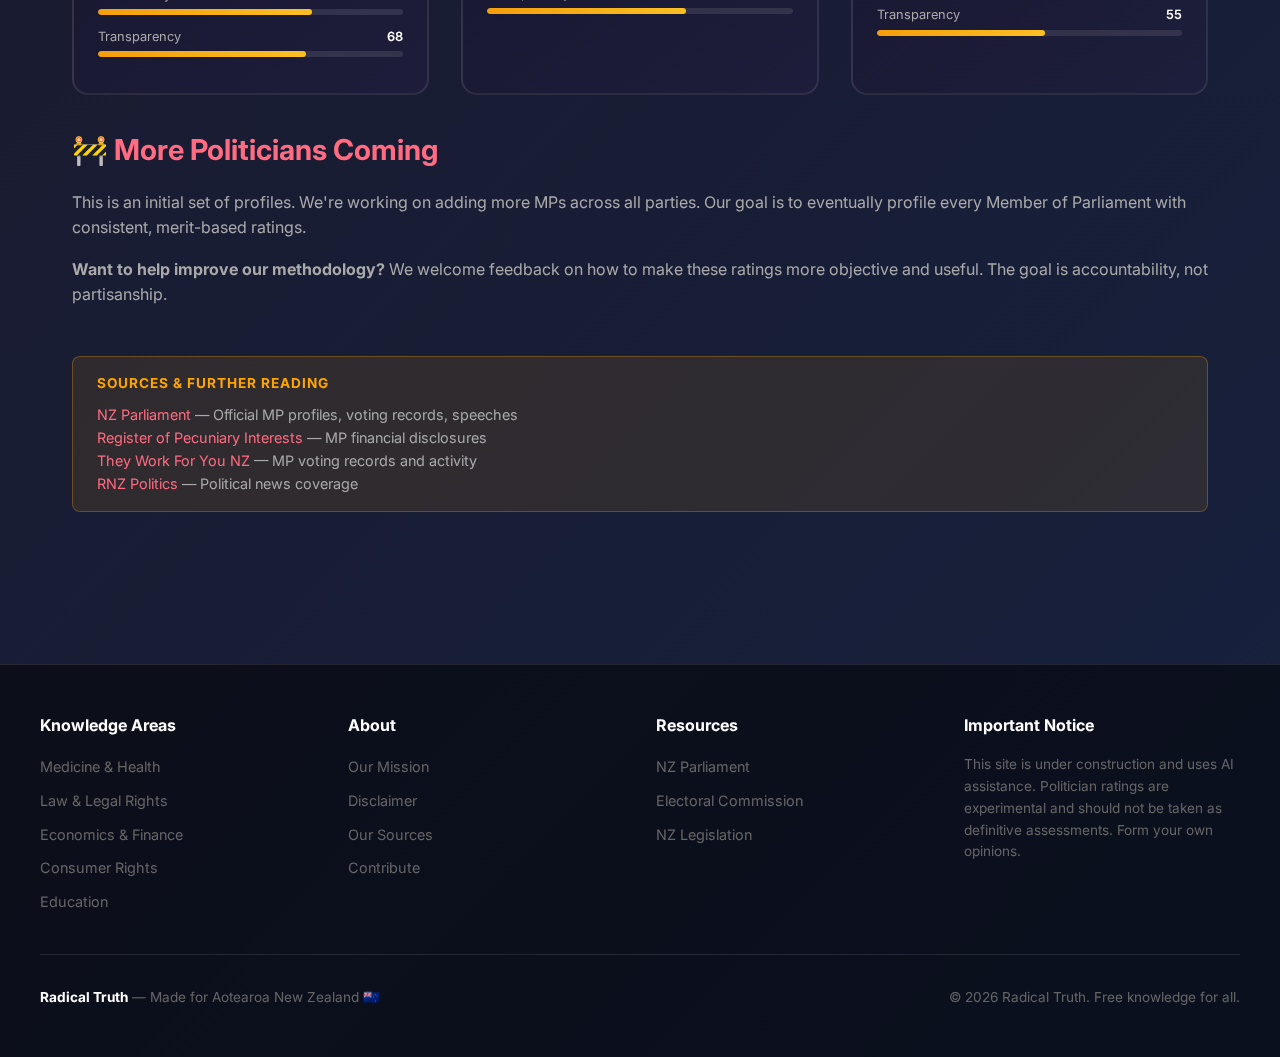
<file: pages/politicians.html>
<!DOCTYPE html>
<html lang="en">
<head>
    <meta charset="UTF-8">
    <meta name="viewport" content="width=device-width, initial-scale=1.0">
    <title>Politician Cards | Radical Truth</title>
    <meta name="description" content="NZ Politicians rated on merit and skill. Baseball card-style stats for New Zealand's elected representatives.">
    <link rel="preconnect" href="https://fonts.googleapis.com">
    <link rel="preconnect" href="https://fonts.gstatic.com" crossorigin>
    <link href="https://fonts.googleapis.com/css2?family=Inter:wght@400;500;600;700;900&display=swap" rel="stylesheet">
    <link rel="stylesheet" href="../css/style.css">
    <style>
        /* Politician Cards Specific Styles */
        .cards-grid {
            display: grid;
            grid-template-columns: repeat(auto-fill, minmax(320px, 1fr));
            gap: 2rem;
            margin: 2rem 0;
        }

        .politician-card {
            background: linear-gradient(145deg, rgba(20, 20, 40, 0.9), rgba(30, 30, 60, 0.9));
            border: 2px solid rgba(255, 255, 255, 0.1);
            border-radius: 16px;
            overflow: hidden;
            transition: transform 0.3s ease, box-shadow 0.3s ease;
        }

        .politician-card:hover {
            transform: translateY(-5px);
            box-shadow: 0 20px 40px rgba(0, 0, 0, 0.4);
        }

        .card-header {
            padding: 1.5rem;
            background: linear-gradient(135deg, var(--primary) 0%, var(--accent) 100%);
            position: relative;
        }

        .card-header.national {
            background: linear-gradient(135deg, #00529F 0%, #0070C0 100%);
        }

        .card-header.labour {
            background: linear-gradient(135deg, #D82C2C 0%, #FF4444 100%);
        }

        .card-header.greens {
            background: linear-gradient(135deg, #098137 0%, #10A845 100%);
        }

        .card-header.act {
            background: linear-gradient(135deg, #FDE000 0%, #FFE84D 100%);
        }

        .card-header.act .politician-name,
        .card-header.act .politician-role {
            color: #000;
        }

        .card-header.nzfirst {
            background: linear-gradient(135deg, #000000 0%, #333333 100%);
        }

        .card-header.tpm {
            background: linear-gradient(135deg, #B8002A 0%, #D4003B 100%);
        }

        .politician-name {
            font-size: 1.4rem;
            font-weight: 700;
            margin-bottom: 0.25rem;
        }

        .politician-role {
            font-size: 0.85rem;
            opacity: 0.9;
        }

        .overall-score {
            position: absolute;
            top: 1rem;
            right: 1rem;
            width: 50px;
            height: 50px;
            background: rgba(0, 0, 0, 0.3);
            border-radius: 50%;
            display: flex;
            align-items: center;
            justify-content: center;
            font-size: 1.2rem;
            font-weight: 900;
        }

        .card-body {
            padding: 1.5rem;
        }

        .card-info {
            display: grid;
            grid-template-columns: 1fr 1fr;
            gap: 0.5rem;
            margin-bottom: 1rem;
            font-size: 0.85rem;
            color: var(--text-secondary);
        }

        .card-info span {
            color: var(--text-primary);
            font-weight: 500;
        }

        .stats-section {
            margin-top: 1rem;
        }

        .stat-row {
            margin-bottom: 0.75rem;
        }

        .stat-label {
            display: flex;
            justify-content: space-between;
            font-size: 0.8rem;
            margin-bottom: 0.25rem;
        }

        .stat-name {
            color: var(--text-secondary);
        }

        .stat-value {
            font-weight: 600;
            color: var(--text-primary);
        }

        .stat-bar {
            height: 6px;
            background: rgba(255, 255, 255, 0.1);
            border-radius: 3px;
            overflow: hidden;
        }

        .stat-fill {
            height: 100%;
            border-radius: 3px;
            transition: width 0.5s ease;
        }

        .stat-fill.high {
            background: linear-gradient(90deg, #10B981, #34D399);
        }

        .stat-fill.medium {
            background: linear-gradient(90deg, #F59E0B, #FBBF24);
        }

        .stat-fill.low {
            background: linear-gradient(90deg, #EF4444, #F87171);
        }

        .party-filter {
            display: flex;
            flex-wrap: wrap;
            gap: 0.5rem;
            margin: 2rem 0;
        }

        .filter-btn {
            padding: 0.5rem 1rem;
            background: var(--card-bg);
            border: 1px solid var(--border-light);
            border-radius: 20px;
            color: var(--text-secondary);
            cursor: pointer;
            font-size: 0.85rem;
            transition: all 0.3s ease;
        }

        .filter-btn:hover,
        .filter-btn.active {
            background: var(--primary);
            border-color: var(--primary);
            color: white;
        }

        .methodology-box {
            background: var(--card-bg);
            border: 1px solid var(--border-light);
            border-radius: 12px;
            padding: 1.5rem;
            margin: 2rem 0;
        }

        .methodology-box h3 {
            margin-bottom: 1rem;
            color: var(--accent);
        }

        .stat-explanation {
            display: grid;
            grid-template-columns: repeat(auto-fit, minmax(250px, 1fr));
            gap: 1rem;
            margin-top: 1rem;
        }

        .stat-explain-item {
            background: rgba(255, 255, 255, 0.03);
            padding: 1rem;
            border-radius: 8px;
        }

        .stat-explain-item h4 {
            font-size: 0.9rem;
            margin-bottom: 0.5rem;
            color: var(--text-primary);
        }

        .stat-explain-item p {
            font-size: 0.8rem;
            color: var(--text-muted);
            margin: 0;
        }
    </style>
</head>
<body>
    <div class="glow glow-1"></div>
    <div class="glow glow-2"></div>

    <!-- Disclaimer Banner -->
    <div class="disclaimer-banner">
        <span class="warning-icon">⚠️</span>
        <strong>IMPORTANT:</strong> This website is under active construction. Content is created with AI assistance and may contain inaccuracies. 
        Always verify information independently and use critical thinking. We strive to provide sources where possible.
    </div>

    <!-- Navigation -->
    <nav class="nav">
        <div class="nav-container">
            <a href="../index.html" class="nav-logo">Radical Truth</a>
            <div class="nav-toggle" onclick="toggleNav()">
                <span></span>
                <span></span>
                <span></span>
            </div>
            <ul class="nav-links" id="navLinks">
                <li><a href="../index.html">Home</a></li>
                <li><a href="about.html">About</a></li>
                <li><a href="philosophy.html">Philosophy</a></li>
                <li><a href="medicine.html">Medicine</a></li>
                <li><a href="law.html">Law</a></li>
                <li><a href="economics.html">Economics</a></li>
                <li><a href="consumer-rights.html">Consumer Rights</a></li>
                <li><a href="education.html">Education</a></li>
                <li><a href="politicians.html" class="active">Politicians</a></li>
            </ul>
        </div>
    </nav>

    <!-- Page Content -->
    <main class="page-content" style="max-width: 1200px;">
        <header class="page-header">
            <h1>🏛️ NZ Politician Cards</h1>
            <p class="lead">
                Baseball card-style profiles of New Zealand's politicians, rated purely on merit and 
                demonstrated skills — not popularity, likability, or party affiliation. 
                These ratings assess <em>competence</em>, not whether we agree with their policies.
            </p>
        </header>

        <div class="info-box warning">
            <h4>⚠️ Important Disclaimer</h4>
            <p>
                These ratings are <strong>illustrative and experimental</strong>. They are generated with AI assistance 
                and based on publicly available information. Ratings attempt to be objective but inherently involve 
                subjective judgement. <strong>Form your own opinions</strong> — use this as a starting point for research, 
                not as definitive truth. We welcome feedback on methodology.
            </p>
        </div>

        <!-- Methodology -->
        <div class="methodology-box">
            <h3>📊 Rating Methodology</h3>
            <p style="color: var(--text-secondary); margin-bottom: 1rem;">
                Each politician is rated on six skill-based metrics. These focus on <strong>competence and effectiveness</strong>, 
                not ideology or popularity. A politician you disagree with can still score highly if they're skilled at their job.
            </p>
            <div class="stat-explanation">
                <div class="stat-explain-item">
                    <h4>📋 Legislative Effectiveness</h4>
                    <p>Track record of passing legislation, successful amendments, and achieving policy goals through parliament.</p>
                </div>
                <div class="stat-explain-item">
                    <h4>🎯 Policy Expertise</h4>
                    <p>Depth of knowledge in their portfolio areas. Do they understand the details or just talking points?</p>
                </div>
                <div class="stat-explain-item">
                    <h4>🗣️ Communication</h4>
                    <p>Ability to explain complex issues clearly. Responds to questions directly rather than deflecting.</p>
                </div>
                <div class="stat-explain-item">
                    <h4>⏰ Attendance & Work Ethic</h4>
                    <p>Parliamentary attendance, committee participation, constituent engagement, and visible effort.</p>
                </div>
                <div class="stat-explain-item">
                    <h4>🤝 Cross-Party Collaboration</h4>
                    <p>Ability to work across the aisle, build consensus, and achieve outcomes through cooperation.</p>
                </div>
                <div class="stat-explain-item">
                    <h4>📖 Transparency</h4>
                    <p>Openness about decisions, voting record consistency, financial disclosures, and accountability.</p>
                </div>
            </div>
        </div>

        <!-- Filter -->
        <div class="party-filter">
            <button class="filter-btn active" onclick="filterCards('all')">All Parties</button>
            <button class="filter-btn" onclick="filterCards('national')">National</button>
            <button class="filter-btn" onclick="filterCards('labour')">Labour</button>
            <button class="filter-btn" onclick="filterCards('greens')">Greens</button>
            <button class="filter-btn" onclick="filterCards('act')">ACT</button>
            <button class="filter-btn" onclick="filterCards('nzfirst')">NZ First</button>
            <button class="filter-btn" onclick="filterCards('tpm')">Te Pāti Māori</button>
        </div>

        <!-- Cards Grid -->
        <div class="cards-grid" id="cardsGrid">
            
            <!-- Christopher Luxon -->
            <div class="politician-card" data-party="national">
                <div class="card-header national">
                    <div class="politician-name">Christopher Luxon</div>
                    <div class="politician-role">Prime Minister • National Leader</div>
                    <div class="overall-score">71</div>
                </div>
                <div class="card-body">
                    <div class="card-info">
                        <div>Electorate: <span>Botany</span></div>
                        <div>First Elected: <span>2020</span></div>
                        <div>Background: <span>Business (Air NZ CEO)</span></div>
                        <div>Experience: <span>5 years</span></div>
                    </div>
                    <div class="stats-section">
                        <div class="stat-row">
                            <div class="stat-label">
                                <span class="stat-name">Legislative Effectiveness</span>
                                <span class="stat-value">72</span>
                            </div>
                            <div class="stat-bar"><div class="stat-fill medium" style="width: 72%"></div></div>
                        </div>
                        <div class="stat-row">
                            <div class="stat-label">
                                <span class="stat-name">Policy Expertise</span>
                                <span class="stat-value">65</span>
                            </div>
                            <div class="stat-bar"><div class="stat-fill medium" style="width: 65%"></div></div>
                        </div>
                        <div class="stat-row">
                            <div class="stat-label">
                                <span class="stat-name">Communication</span>
                                <span class="stat-value">68</span>
                            </div>
                            <div class="stat-bar"><div class="stat-fill medium" style="width: 68%"></div></div>
                        </div>
                        <div class="stat-row">
                            <div class="stat-label">
                                <span class="stat-name">Attendance & Work Ethic</span>
                                <span class="stat-value">82</span>
                            </div>
                            <div class="stat-bar"><div class="stat-fill high" style="width: 82%"></div></div>
                        </div>
                        <div class="stat-row">
                            <div class="stat-label">
                                <span class="stat-name">Cross-Party Collaboration</span>
                                <span class="stat-value">58</span>
                            </div>
                            <div class="stat-bar"><div class="stat-fill medium" style="width: 58%"></div></div>
                        </div>
                        <div class="stat-row">
                            <div class="stat-label">
                                <span class="stat-name">Transparency</span>
                                <span class="stat-value">70</span>
                            </div>
                            <div class="stat-bar"><div class="stat-fill medium" style="width: 70%"></div></div>
                        </div>
                    </div>
                </div>
            </div>

            <!-- Nicola Willis -->
            <div class="politician-card" data-party="national">
                <div class="card-header national">
                    <div class="politician-name">Nicola Willis</div>
                    <div class="politician-role">Deputy PM • Minister of Finance</div>
                    <div class="overall-score">76</div>
                </div>
                <div class="card-body">
                    <div class="card-info">
                        <div>List: <span>National</span></div>
                        <div>First Elected: <span>2018</span></div>
                        <div>Background: <span>Policy Advisor</span></div>
                        <div>Experience: <span>7 years</span></div>
                    </div>
                    <div class="stats-section">
                        <div class="stat-row">
                            <div class="stat-label">
                                <span class="stat-name">Legislative Effectiveness</span>
                                <span class="stat-value">75</span>
                            </div>
                            <div class="stat-bar"><div class="stat-fill high" style="width: 75%"></div></div>
                        </div>
                        <div class="stat-row">
                            <div class="stat-label">
                                <span class="stat-name">Policy Expertise</span>
                                <span class="stat-value">82</span>
                            </div>
                            <div class="stat-bar"><div class="stat-fill high" style="width: 82%"></div></div>
                        </div>
                        <div class="stat-row">
                            <div class="stat-label">
                                <span class="stat-name">Communication</span>
                                <span class="stat-value">78</span>
                            </div>
                            <div class="stat-bar"><div class="stat-fill high" style="width: 78%"></div></div>
                        </div>
                        <div class="stat-row">
                            <div class="stat-label">
                                <span class="stat-name">Attendance & Work Ethic</span>
                                <span class="stat-value">85</span>
                            </div>
                            <div class="stat-bar"><div class="stat-fill high" style="width: 85%"></div></div>
                        </div>
                        <div class="stat-row">
                            <div class="stat-label">
                                <span class="stat-name">Cross-Party Collaboration</span>
                                <span class="stat-value">62</span>
                            </div>
                            <div class="stat-bar"><div class="stat-fill medium" style="width: 62%"></div></div>
                        </div>
                        <div class="stat-row">
                            <div class="stat-label">
                                <span class="stat-name">Transparency</span>
                                <span class="stat-value">72</span>
                            </div>
                            <div class="stat-bar"><div class="stat-fill medium" style="width: 72%"></div></div>
                        </div>
                    </div>
                </div>
            </div>

            <!-- Chris Hipkins -->
            <div class="politician-card" data-party="labour">
                <div class="card-header labour">
                    <div class="politician-name">Chris Hipkins</div>
                    <div class="politician-role">Opposition Leader • Labour Leader</div>
                    <div class="overall-score">74</div>
                </div>
                <div class="card-body">
                    <div class="card-info">
                        <div>Electorate: <span>Remutaka</span></div>
                        <div>First Elected: <span>2008</span></div>
                        <div>Background: <span>Political Advisor</span></div>
                        <div>Experience: <span>17 years</span></div>
                    </div>
                    <div class="stats-section">
                        <div class="stat-row">
                            <div class="stat-label">
                                <span class="stat-name">Legislative Effectiveness</span>
                                <span class="stat-value">78</span>
                            </div>
                            <div class="stat-bar"><div class="stat-fill high" style="width: 78%"></div></div>
                        </div>
                        <div class="stat-row">
                            <div class="stat-label">
                                <span class="stat-name">Policy Expertise</span>
                                <span class="stat-value">80</span>
                            </div>
                            <div class="stat-bar"><div class="stat-fill high" style="width: 80%"></div></div>
                        </div>
                        <div class="stat-row">
                            <div class="stat-label">
                                <span class="stat-name">Communication</span>
                                <span class="stat-value">75</span>
                            </div>
                            <div class="stat-bar"><div class="stat-fill high" style="width: 75%"></div></div>
                        </div>
                        <div class="stat-row">
                            <div class="stat-label">
                                <span class="stat-name">Attendance & Work Ethic</span>
                                <span class="stat-value">82</span>
                            </div>
                            <div class="stat-bar"><div class="stat-fill high" style="width: 82%"></div></div>
                        </div>
                        <div class="stat-row">
                            <div class="stat-label">
                                <span class="stat-name">Cross-Party Collaboration</span>
                                <span class="stat-value">65</span>
                            </div>
                            <div class="stat-bar"><div class="stat-fill medium" style="width: 65%"></div></div>
                        </div>
                        <div class="stat-row">
                            <div class="stat-label">
                                <span class="stat-name">Transparency</span>
                                <span class="stat-value">68</span>
                            </div>
                            <div class="stat-bar"><div class="stat-fill medium" style="width: 68%"></div></div>
                        </div>
                    </div>
                </div>
            </div>

            <!-- David Seymour -->
            <div class="politician-card" data-party="act">
                <div class="card-header act">
                    <div class="politician-name">David Seymour</div>
                    <div class="politician-role">ACT Leader • Associate Minister</div>
                    <div class="overall-score">73</div>
                </div>
                <div class="card-body">
                    <div class="card-info">
                        <div>Electorate: <span>Epsom</span></div>
                        <div>First Elected: <span>2014</span></div>
                        <div>Background: <span>Policy Analyst</span></div>
                        <div>Experience: <span>11 years</span></div>
                    </div>
                    <div class="stats-section">
                        <div class="stat-row">
                            <div class="stat-label">
                                <span class="stat-name">Legislative Effectiveness</span>
                                <span class="stat-value">79</span>
                            </div>
                            <div class="stat-bar"><div class="stat-fill high" style="width: 79%"></div></div>
                        </div>
                        <div class="stat-row">
                            <div class="stat-label">
                                <span class="stat-name">Policy Expertise</span>
                                <span class="stat-value">77</span>
                            </div>
                            <div class="stat-bar"><div class="stat-fill high" style="width: 77%"></div></div>
                        </div>
                        <div class="stat-row">
                            <div class="stat-label">
                                <span class="stat-name">Communication</span>
                                <span class="stat-value">82</span>
                            </div>
                            <div class="stat-bar"><div class="stat-fill high" style="width: 82%"></div></div>
                        </div>
                        <div class="stat-row">
                            <div class="stat-label">
                                <span class="stat-name">Attendance & Work Ethic</span>
                                <span class="stat-value">80</span>
                            </div>
                            <div class="stat-bar"><div class="stat-fill high" style="width: 80%"></div></div>
                        </div>
                        <div class="stat-row">
                            <div class="stat-label">
                                <span class="stat-name">Cross-Party Collaboration</span>
                                <span class="stat-value">52</span>
                            </div>
                            <div class="stat-bar"><div class="stat-fill medium" style="width: 52%"></div></div>
                        </div>
                        <div class="stat-row">
                            <div class="stat-label">
                                <span class="stat-name">Transparency</span>
                                <span class="stat-value">70</span>
                            </div>
                            <div class="stat-bar"><div class="stat-fill medium" style="width: 70%"></div></div>
                        </div>
                    </div>
                </div>
            </div>

            <!-- Winston Peters -->
            <div class="politician-card" data-party="nzfirst">
                <div class="card-header nzfirst">
                    <div class="politician-name">Winston Peters</div>
                    <div class="politician-role">Deputy PM • Foreign Affairs</div>
                    <div class="overall-score">72</div>
                </div>
                <div class="card-body">
                    <div class="card-info">
                        <div>List: <span>NZ First</span></div>
                        <div>First Elected: <span>1978</span></div>
                        <div>Background: <span>Lawyer</span></div>
                        <div>Experience: <span>40+ years</span></div>
                    </div>
                    <div class="stats-section">
                        <div class="stat-row">
                            <div class="stat-label">
                                <span class="stat-name">Legislative Effectiveness</span>
                                <span class="stat-value">75</span>
                            </div>
                            <div class="stat-bar"><div class="stat-fill high" style="width: 75%"></div></div>
                        </div>
                        <div class="stat-row">
                            <div class="stat-label">
                                <span class="stat-name">Policy Expertise</span>
                                <span class="stat-value">78</span>
                            </div>
                            <div class="stat-bar"><div class="stat-fill high" style="width: 78%"></div></div>
                        </div>
                        <div class="stat-row">
                            <div class="stat-label">
                                <span class="stat-name">Communication</span>
                                <span class="stat-value">85</span>
                            </div>
                            <div class="stat-bar"><div class="stat-fill high" style="width: 85%"></div></div>
                        </div>
                        <div class="stat-row">
                            <div class="stat-label">
                                <span class="stat-name">Attendance & Work Ethic</span>
                                <span class="stat-value">72</span>
                            </div>
                            <div class="stat-bar"><div class="stat-fill medium" style="width: 72%"></div></div>
                        </div>
                        <div class="stat-row">
                            <div class="stat-label">
                                <span class="stat-name">Cross-Party Collaboration</span>
                                <span class="stat-value">68</span>
                            </div>
                            <div class="stat-bar"><div class="stat-fill medium" style="width: 68%"></div></div>
                        </div>
                        <div class="stat-row">
                            <div class="stat-label">
                                <span class="stat-name">Transparency</span>
                                <span class="stat-value">55</span>
                            </div>
                            <div class="stat-bar"><div class="stat-fill medium" style="width: 55%"></div></div>
                        </div>
                    </div>
                </div>
            </div>

            <!-- Chlöe Swarbrick -->
            <div class="politician-card" data-party="greens">
                <div class="card-header greens">
                    <div class="politician-name">Chlöe Swarbrick</div>
                    <div class="politician-role">Green Party Co-Leader</div>
                    <div class="overall-score">75</div>
                </div>
                <div class="card-body">
                    <div class="card-info">
                        <div>Electorate: <span>Auckland Central</span></div>
                        <div>First Elected: <span>2017</span></div>
                        <div>Background: <span>Entrepreneur/Media</span></div>
                        <div>Experience: <span>8 years</span></div>
                    </div>
                    <div class="stats-section">
                        <div class="stat-row">
                            <div class="stat-label">
                                <span class="stat-name">Legislative Effectiveness</span>
                                <span class="stat-value">72</span>
                            </div>
                            <div class="stat-bar"><div class="stat-fill medium" style="width: 72%"></div></div>
                        </div>
                        <div class="stat-row">
                            <div class="stat-label">
                                <span class="stat-name">Policy Expertise</span>
                                <span class="stat-value">76</span>
                            </div>
                            <div class="stat-bar"><div class="stat-fill high" style="width: 76%"></div></div>
                        </div>
                        <div class="stat-row">
                            <div class="stat-label">
                                <span class="stat-name">Communication</span>
                                <span class="stat-value">88</span>
                            </div>
                            <div class="stat-bar"><div class="stat-fill high" style="width: 88%"></div></div>
                        </div>
                        <div class="stat-row">
                            <div class="stat-label">
                                <span class="stat-name">Attendance & Work Ethic</span>
                                <span class="stat-value">80</span>
                            </div>
                            <div class="stat-bar"><div class="stat-fill high" style="width: 80%"></div></div>
                        </div>
                        <div class="stat-row">
                            <div class="stat-label">
                                <span class="stat-name">Cross-Party Collaboration</span>
                                <span class="stat-value">60</span>
                            </div>
                            <div class="stat-bar"><div class="stat-fill medium" style="width: 60%"></div></div>
                        </div>
                        <div class="stat-row">
                            <div class="stat-label">
                                <span class="stat-name">Transparency</span>
                                <span class="stat-value">78</span>
                            </div>
                            <div class="stat-bar"><div class="stat-fill high" style="width: 78%"></div></div>
                        </div>
                    </div>
                </div>
            </div>

            <!-- Marama Davidson -->
            <div class="politician-card" data-party="greens">
                <div class="card-header greens">
                    <div class="politician-name">Marama Davidson</div>
                    <div class="politician-role">Green Party Co-Leader</div>
                    <div class="overall-score">64</div>
                </div>
                <div class="card-body">
                    <div class="card-info">
                        <div>List: <span>Green Party</span></div>
                        <div>First Elected: <span>2017</span></div>
                        <div>Background: <span>Community Organiser</span></div>
                        <div>Experience: <span>8 years</span></div>
                    </div>
                    <div class="stats-section">
                        <div class="stat-row">
                            <div class="stat-label">
                                <span class="stat-name">Legislative Effectiveness</span>
                                <span class="stat-value">58</span>
                            </div>
                            <div class="stat-bar"><div class="stat-fill medium" style="width: 58%"></div></div>
                        </div>
                        <div class="stat-row">
                            <div class="stat-label">
                                <span class="stat-name">Policy Expertise</span>
                                <span class="stat-value">65</span>
                            </div>
                            <div class="stat-bar"><div class="stat-fill medium" style="width: 65%"></div></div>
                        </div>
                        <div class="stat-row">
                            <div class="stat-label">
                                <span class="stat-name">Communication</span>
                                <span class="stat-value">62</span>
                            </div>
                            <div class="stat-bar"><div class="stat-fill medium" style="width: 62%"></div></div>
                        </div>
                        <div class="stat-row">
                            <div class="stat-label">
                                <span class="stat-name">Attendance & Work Ethic</span>
                                <span class="stat-value">70</span>
                            </div>
                            <div class="stat-bar"><div class="stat-fill medium" style="width: 70%"></div></div>
                        </div>
                        <div class="stat-row">
                            <div class="stat-label">
                                <span class="stat-name">Cross-Party Collaboration</span>
                                <span class="stat-value">55</span>
                            </div>
                            <div class="stat-bar"><div class="stat-fill medium" style="width: 55%"></div></div>
                        </div>
                        <div class="stat-row">
                            <div class="stat-label">
                                <span class="stat-name">Transparency</span>
                                <span class="stat-value">72</span>
                            </div>
                            <div class="stat-bar"><div class="stat-fill medium" style="width: 72%"></div></div>
                        </div>
                    </div>
                </div>
            </div>

            <!-- Debbie Ngarewa-Packer -->
            <div class="politician-card" data-party="tpm">
                <div class="card-header tpm">
                    <div class="politician-name">Debbie Ngarewa-Packer</div>
                    <div class="politician-role">Te Pāti Māori Co-Leader</div>
                    <div class="overall-score">69</div>
                </div>
                <div class="card-body">
                    <div class="card-info">
                        <div>List: <span>Te Pāti Māori</span></div>
                        <div>First Elected: <span>2020</span></div>
                        <div>Background: <span>Iwi Leader</span></div>
                        <div>Experience: <span>5 years</span></div>
                    </div>
                    <div class="stats-section">
                        <div class="stat-row">
                            <div class="stat-label">
                                <span class="stat-name">Legislative Effectiveness</span>
                                <span class="stat-value">62</span>
                            </div>
                            <div class="stat-bar"><div class="stat-fill medium" style="width: 62%"></div></div>
                        </div>
                        <div class="stat-row">
                            <div class="stat-label">
                                <span class="stat-name">Policy Expertise</span>
                                <span class="stat-value">72</span>
                            </div>
                            <div class="stat-bar"><div class="stat-fill medium" style="width: 72%"></div></div>
                        </div>
                        <div class="stat-row">
                            <div class="stat-label">
                                <span class="stat-name">Communication</span>
                                <span class="stat-value">75</span>
                            </div>
                            <div class="stat-bar"><div class="stat-fill high" style="width: 75%"></div></div>
                        </div>
                        <div class="stat-row">
                            <div class="stat-label">
                                <span class="stat-name">Attendance & Work Ethic</span>
                                <span class="stat-value">78</span>
                            </div>
                            <div class="stat-bar"><div class="stat-fill high" style="width: 78%"></div></div>
                        </div>
                        <div class="stat-row">
                            <div class="stat-label">
                                <span class="stat-name">Cross-Party Collaboration</span>
                                <span class="stat-value">55</span>
                            </div>
                            <div class="stat-bar"><div class="stat-fill medium" style="width: 55%"></div></div>
                        </div>
                        <div class="stat-row">
                            <div class="stat-label">
                                <span class="stat-name">Transparency</span>
                                <span class="stat-value">70</span>
                            </div>
                            <div class="stat-bar"><div class="stat-fill medium" style="width: 70%"></div></div>
                        </div>
                    </div>
                </div>
            </div>

            <!-- Rawiri Waititi -->
            <div class="politician-card" data-party="tpm">
                <div class="card-header tpm">
                    <div class="politician-name">Rawiri Waititi</div>
                    <div class="politician-role">Te Pāti Māori Co-Leader</div>
                    <div class="overall-score">67</div>
                </div>
                <div class="card-body">
                    <div class="card-info">
                        <div>Electorate: <span>Waiariki</span></div>
                        <div>First Elected: <span>2020</span></div>
                        <div>Background: <span>Educator</span></div>
                        <div>Experience: <span>5 years</span></div>
                    </div>
                    <div class="stats-section">
                        <div class="stat-row">
                            <div class="stat-label">
                                <span class="stat-name">Legislative Effectiveness</span>
                                <span class="stat-value">58</span>
                            </div>
                            <div class="stat-bar"><div class="stat-fill medium" style="width: 58%"></div></div>
                        </div>
                        <div class="stat-row">
                            <div class="stat-label">
                                <span class="stat-name">Policy Expertise</span>
                                <span class="stat-value">68</span>
                            </div>
                            <div class="stat-bar"><div class="stat-fill medium" style="width: 68%"></div></div>
                        </div>
                        <div class="stat-row">
                            <div class="stat-label">
                                <span class="stat-name">Communication</span>
                                <span class="stat-value">80</span>
                            </div>
                            <div class="stat-bar"><div class="stat-fill high" style="width: 80%"></div></div>
                        </div>
                        <div class="stat-row">
                            <div class="stat-label">
                                <span class="stat-name">Attendance & Work Ethic</span>
                                <span class="stat-value">72</span>
                            </div>
                            <div class="stat-bar"><div class="stat-fill medium" style="width: 72%"></div></div>
                        </div>
                        <div class="stat-row">
                            <div class="stat-label">
                                <span class="stat-name">Cross-Party Collaboration</span>
                                <span class="stat-value">48</span>
                            </div>
                            <div class="stat-bar"><div class="stat-fill low" style="width: 48%"></div></div>
                        </div>
                        <div class="stat-row">
                            <div class="stat-label">
                                <span class="stat-name">Transparency</span>
                                <span class="stat-value">72</span>
                            </div>
                            <div class="stat-bar"><div class="stat-fill medium" style="width: 72%"></div></div>
                        </div>
                    </div>
                </div>
            </div>

            <!-- Grant Robertson -->
            <div class="politician-card" data-party="labour">
                <div class="card-header labour">
                    <div class="politician-name">Grant Robertson</div>
                    <div class="politician-role">Former Finance Minister</div>
                    <div class="overall-score">77</div>
                </div>
                <div class="card-body">
                    <div class="card-info">
                        <div>Electorate: <span>Wellington Central</span></div>
                        <div>First Elected: <span>2008</span></div>
                        <div>Background: <span>University Admin</span></div>
                        <div>Experience: <span>17 years</span></div>
                    </div>
                    <div class="stats-section">
                        <div class="stat-row">
                            <div class="stat-label">
                                <span class="stat-name">Legislative Effectiveness</span>
                                <span class="stat-value">82</span>
                            </div>
                            <div class="stat-bar"><div class="stat-fill high" style="width: 82%"></div></div>
                        </div>
                        <div class="stat-row">
                            <div class="stat-label">
                                <span class="stat-name">Policy Expertise</span>
                                <span class="stat-value">85</span>
                            </div>
                            <div class="stat-bar"><div class="stat-fill high" style="width: 85%"></div></div>
                        </div>
                        <div class="stat-row">
                            <div class="stat-label">
                                <span class="stat-name">Communication</span>
                                <span class="stat-value">78</span>
                            </div>
                            <div class="stat-bar"><div class="stat-fill high" style="width: 78%"></div></div>
                        </div>
                        <div class="stat-row">
                            <div class="stat-label">
                                <span class="stat-name">Attendance & Work Ethic</span>
                                <span class="stat-value">80</span>
                            </div>
                            <div class="stat-bar"><div class="stat-fill high" style="width: 80%"></div></div>
                        </div>
                        <div class="stat-row">
                            <div class="stat-label">
                                <span class="stat-name">Cross-Party Collaboration</span>
                                <span class="stat-value">70</span>
                            </div>
                            <div class="stat-bar"><div class="stat-fill medium" style="width: 70%"></div></div>
                        </div>
                        <div class="stat-row">
                            <div class="stat-label">
                                <span class="stat-name">Transparency</span>
                                <span class="stat-value">68</span>
                            </div>
                            <div class="stat-bar"><div class="stat-fill medium" style="width: 68%"></div></div>
                        </div>
                    </div>
                </div>
            </div>

            <!-- Simeon Brown -->
            <div class="politician-card" data-party="national">
                <div class="card-header national">
                    <div class="politician-name">Simeon Brown</div>
                    <div class="politician-role">Minister of Transport</div>
                    <div class="overall-score">66</div>
                </div>
                <div class="card-body">
                    <div class="card-info">
                        <div>Electorate: <span>Pakuranga</span></div>
                        <div>First Elected: <span>2017</span></div>
                        <div>Background: <span>Business</span></div>
                        <div>Experience: <span>8 years</span></div>
                    </div>
                    <div class="stats-section">
                        <div class="stat-row">
                            <div class="stat-label">
                                <span class="stat-name">Legislative Effectiveness</span>
                                <span class="stat-value">70</span>
                            </div>
                            <div class="stat-bar"><div class="stat-fill medium" style="width: 70%"></div></div>
                        </div>
                        <div class="stat-row">
                            <div class="stat-label">
                                <span class="stat-name">Policy Expertise</span>
                                <span class="stat-value">62</span>
                            </div>
                            <div class="stat-bar"><div class="stat-fill medium" style="width: 62%"></div></div>
                        </div>
                        <div class="stat-row">
                            <div class="stat-label">
                                <span class="stat-name">Communication</span>
                                <span class="stat-value">65</span>
                            </div>
                            <div class="stat-bar"><div class="stat-fill medium" style="width: 65%"></div></div>
                        </div>
                        <div class="stat-row">
                            <div class="stat-label">
                                <span class="stat-name">Attendance & Work Ethic</span>
                                <span class="stat-value">78</span>
                            </div>
                            <div class="stat-bar"><div class="stat-fill high" style="width: 78%"></div></div>
                        </div>
                        <div class="stat-row">
                            <div class="stat-label">
                                <span class="stat-name">Cross-Party Collaboration</span>
                                <span class="stat-value">52</span>
                            </div>
                            <div class="stat-bar"><div class="stat-fill medium" style="width: 52%"></div></div>
                        </div>
                        <div class="stat-row">
                            <div class="stat-label">
                                <span class="stat-name">Transparency</span>
                                <span class="stat-value">65</span>
                            </div>
                            <div class="stat-bar"><div class="stat-fill medium" style="width: 65%"></div></div>
                        </div>
                    </div>
                </div>
            </div>

            <!-- Shane Jones -->
            <div class="politician-card" data-party="nzfirst">
                <div class="card-header nzfirst">
                    <div class="politician-name">Shane Jones</div>
                    <div class="politician-role">Minister for Resources</div>
                    <div class="overall-score">68</div>
                </div>
                <div class="card-body">
                    <div class="card-info">
                        <div>List: <span>NZ First</span></div>
                        <div>First Elected: <span>2005</span></div>
                        <div>Background: <span>Diplomat/Business</span></div>
                        <div>Experience: <span>15+ years</span></div>
                    </div>
                    <div class="stats-section">
                        <div class="stat-row">
                            <div class="stat-label">
                                <span class="stat-name">Legislative Effectiveness</span>
                                <span class="stat-value">68</span>
                            </div>
                            <div class="stat-bar"><div class="stat-fill medium" style="width: 68%"></div></div>
                        </div>
                        <div class="stat-row">
                            <div class="stat-label">
                                <span class="stat-name">Policy Expertise</span>
                                <span class="stat-value">72</span>
                            </div>
                            <div class="stat-bar"><div class="stat-fill medium" style="width: 72%"></div></div>
                        </div>
                        <div class="stat-row">
                            <div class="stat-label">
                                <span class="stat-name">Communication</span>
                                <span class="stat-value">82</span>
                            </div>
                            <div class="stat-bar"><div class="stat-fill high" style="width: 82%"></div></div>
                        </div>
                        <div class="stat-row">
                            <div class="stat-label">
                                <span class="stat-name">Attendance & Work Ethic</span>
                                <span class="stat-value">68</span>
                            </div>
                            <div class="stat-bar"><div class="stat-fill medium" style="width: 68%"></div></div>
                        </div>
                        <div class="stat-row">
                            <div class="stat-label">
                                <span class="stat-name">Cross-Party Collaboration</span>
                                <span class="stat-value">60</span>
                            </div>
                            <div class="stat-bar"><div class="stat-fill medium" style="width: 60%"></div></div>
                        </div>
                        <div class="stat-row">
                            <div class="stat-label">
                                <span class="stat-name">Transparency</span>
                                <span class="stat-value">55</span>
                            </div>
                            <div class="stat-bar"><div class="stat-fill medium" style="width: 55%"></div></div>
                        </div>
                    </div>
                </div>
            </div>

        </div>

        <section class="content-section">
            <h2>🚧 More Politicians Coming</h2>
            <p>
                This is an initial set of profiles. We're working on adding more MPs across all parties. 
                Our goal is to eventually profile every Member of Parliament with consistent, merit-based ratings.
            </p>
            <p>
                <strong>Want to help improve our methodology?</strong> We welcome feedback on how to make 
                these ratings more objective and useful. The goal is accountability, not partisanship.
            </p>
        </section>

        <div class="source-box">
            <h4>Sources & Further Reading</h4>
            <ul>
                <li><a href="https://www.parliament.nz" target="_blank">NZ Parliament</a> — Official MP profiles, voting records, speeches</li>
                <li><a href="https://www.parliament.nz/en/mps-and-electorates/members-financial-interests/" target="_blank">Register of Pecuniary Interests</a> — MP financial disclosures</li>
                <li><a href="https://theyworkforyou.co.nz" target="_blank">They Work For You NZ</a> — MP voting records and activity</li>
                <li><a href="https://www.rnz.co.nz/news/political" target="_blank">RNZ Politics</a> — Political news coverage</li>
            </ul>
        </div>
    </main>

    <!-- Footer -->
    <footer class="footer">
        <div class="footer-container">
            <div class="footer-section">
                <h4>Knowledge Areas</h4>
                <ul>
                    <li><a href="medicine.html">Medicine & Health</a></li>
                    <li><a href="law.html">Law & Legal Rights</a></li>
                    <li><a href="economics.html">Economics & Finance</a></li>
                    <li><a href="consumer-rights.html">Consumer Rights</a></li>
                    <li><a href="education.html">Education</a></li>
                </ul>
            </div>
            <div class="footer-section">
                <h4>About</h4>
                <ul>
                    <li><a href="about.html">Our Mission</a></li>
                    <li><a href="about.html#disclaimer">Disclaimer</a></li>
                    <li><a href="about.html#sources">Our Sources</a></li>
                    <li><a href="about.html#contribute">Contribute</a></li>
                </ul>
            </div>
            <div class="footer-section">
                <h4>Resources</h4>
                <ul>
                    <li><a href="https://www.parliament.nz" target="_blank">NZ Parliament</a></li>
                    <li><a href="https://www.elections.nz" target="_blank">Electoral Commission</a></li>
                    <li><a href="https://www.legislation.govt.nz" target="_blank">NZ Legislation</a></li>
                </ul>
            </div>
            <div class="footer-section">
                <h4>Important Notice</h4>
                <p style="font-size: 0.85rem; color: var(--text-muted);">
                    This site is under construction and uses AI assistance. 
                    Politician ratings are experimental and should not be taken 
                    as definitive assessments. Form your own opinions.
                </p>
            </div>
        </div>
        <div class="footer-bottom">
            <div>
                <span class="footer-logo">Radical Truth</span> — Made for Aotearoa New Zealand 🇳🇿
            </div>
            <div>© 2026 Radical Truth. Free knowledge for all.</div>
        </div>
    </footer>

    <script>
        function toggleNav() {
            document.getElementById('navLinks').classList.toggle('active');
        }

        function filterCards(party) {
            const cards = document.querySelectorAll('.politician-card');
            const buttons = document.querySelectorAll('.filter-btn');
            
            buttons.forEach(btn => btn.classList.remove('active'));
            event.target.classList.add('active');
            
            cards.forEach(card => {
                if (party === 'all' || card.dataset.party === party) {
                    card.style.display = 'block';
                } else {
                    card.style.display = 'none';
                }
            });
        }
    </script>
</body>
</html>
</file>
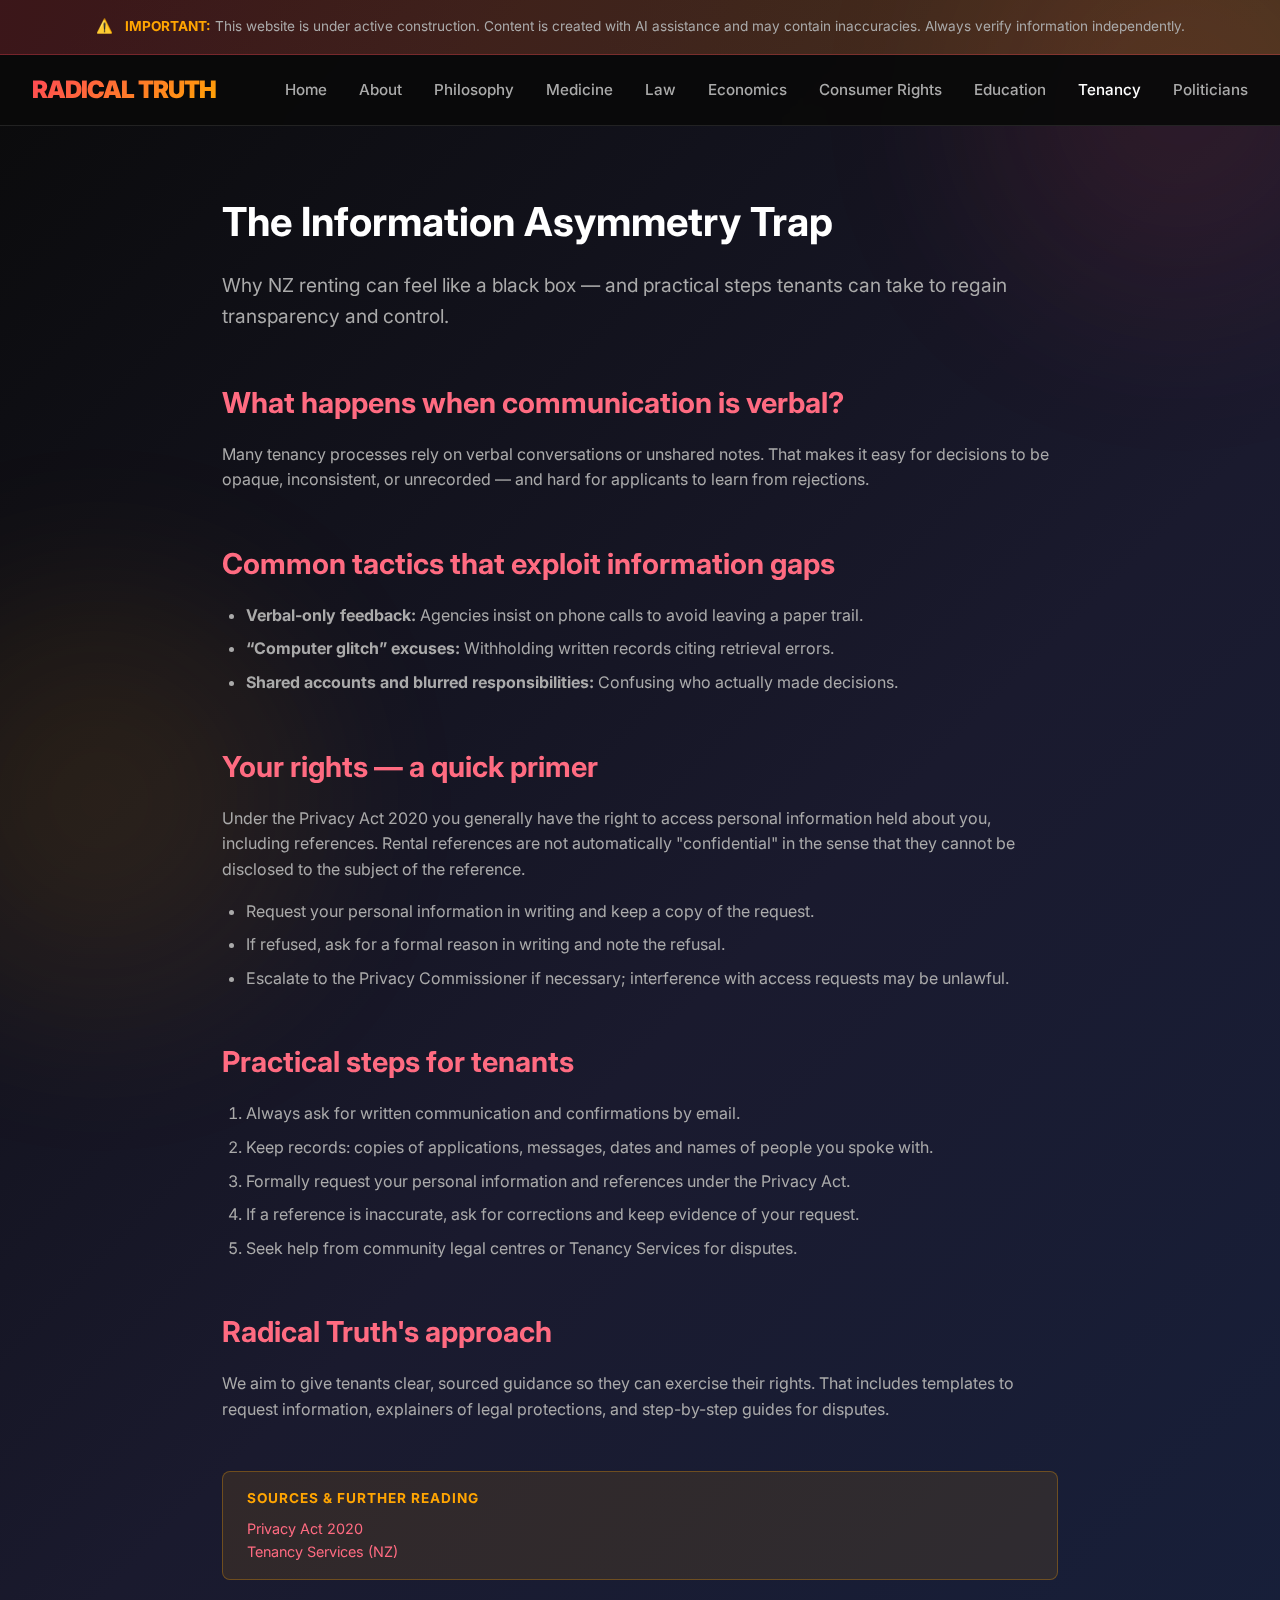
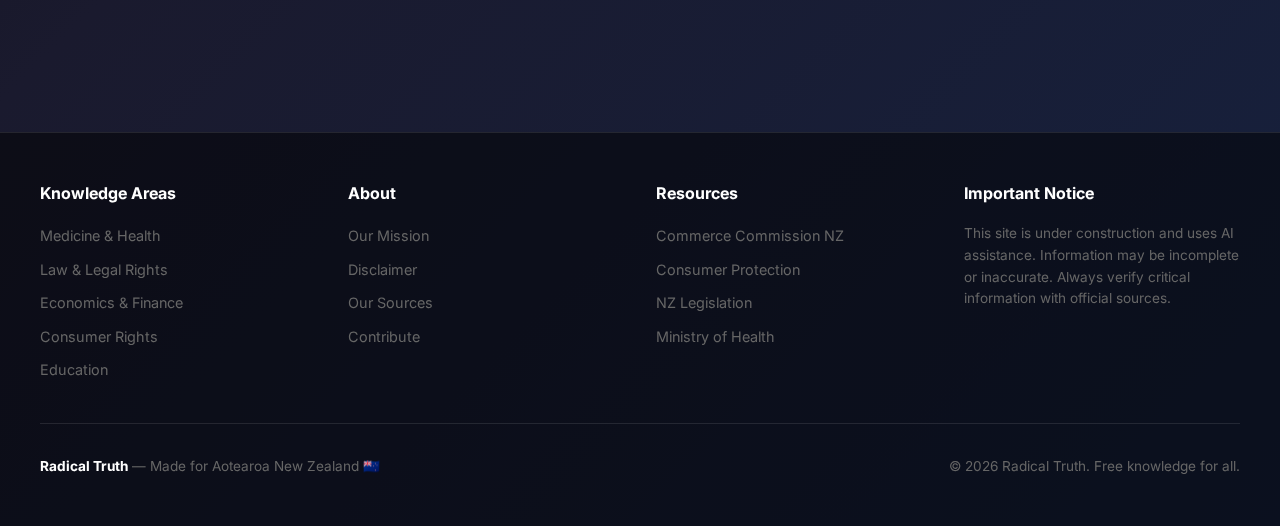
<file: pages/Renting.html>
<!DOCTYPE html>
<html lang="en">
<head>
    <meta charset="UTF-8">
    <meta name="viewport" content="width=device-width, initial-scale=1.0">
    <title>Renting | Radical Truth</title>
    <meta name="description" content="How information asymmetry harms renters in New Zealand and practical steps tenants can take to protect their rights.">
    <link rel="preconnect" href="https://fonts.googleapis.com">
    <link rel="preconnect" href="https://fonts.gstatic.com" crossorigin>
    <link href="https://fonts.googleapis.com/css2?family=Inter:wght@400;500;600;700;900&display=swap" rel="stylesheet">
    <link rel="stylesheet" href="../css/style.css">
</head>
<body>
    <div class="glow glow-1"></div>
    <div class="glow glow-2"></div>

    <div class="disclaimer-banner">
        <span class="warning-icon">⚠️</span>
        <strong>IMPORTANT:</strong> This website is under active construction. Content is created with AI assistance and may contain inaccuracies. Always verify information independently.
    </div>

    <nav class="nav">
        <div class="nav-container">
            <a href="../index.html" class="nav-logo">Radical Truth</a>
            <div class="nav-toggle" onclick="toggleNav()">
                <span></span>
                <span></span>
                <span></span>
            </div>
            <ul class="nav-links" id="navLinks">
                <li><a href="../index.html">Home</a></li>
                <li><a href="about.html">About</a></li>
                <li><a href="philosophy.html">Philosophy</a></li>
                <li><a href="medicine.html">Medicine</a></li>
                <li><a href="law.html">Law</a></li>
                <li><a href="economics.html">Economics</a></li>
                <li><a href="consumer-rights.html">Consumer Rights</a></li>
                <li><a href="education.html">Education</a></li>
                <li><a href="tenancy.html" class="active">Tenancy</a></li>
                <li><a href="politicians.html">Politicians</a></li>
            </ul>
        </div>
    </nav>

    <main class="page-content">
        <header class="page-header">
            <h1>The Information Asymmetry Trap</h1>
            <p class="lead">Why NZ renting can feel like a black box — and practical steps tenants can take to regain transparency and control.</p>
        </header>

        <section class="content-section">
            <h2>What happens when communication is verbal?</h2>
            <p>Many tenancy processes rely on verbal conversations or unshared notes. That makes it easy for decisions to be opaque, inconsistent, or unrecorded — and hard for applicants to learn from rejections.</p>
        </section>

        <section class="content-section">
            <h2>Common tactics that exploit information gaps</h2>
            <ul>
                <li><strong>Verbal-only feedback:</strong> Agencies insist on phone calls to avoid leaving a paper trail.</li>
                <li><strong>“Computer glitch” excuses:</strong> Withholding written records citing retrieval errors.</li>
                <li><strong>Shared accounts and blurred responsibilities:</strong> Confusing who actually made decisions.</li>
            </ul>
        </section>

        <section class="content-section">
            <h2>Your rights — a quick primer</h2>
            <p>Under the Privacy Act 2020 you generally have the right to access personal information held about you, including references. Rental references are not automatically "confidential" in the sense that they cannot be disclosed to the subject of the reference.</p>
            <ul>
                <li>Request your personal information in writing and keep a copy of the request.</li>
                <li>If refused, ask for a formal reason in writing and note the refusal.</li>
                <li>Escalate to the Privacy Commissioner if necessary; interference with access requests may be unlawful.</li>
            </ul>
        </section>

        <section class="content-section">
            <h2>Practical steps for tenants</h2>
            <ol>
                <li>Always ask for written communication and confirmations by email.</li>
                <li>Keep records: copies of applications, messages, dates and names of people you spoke with.</li>
                <li>Formally request your personal information and references under the Privacy Act.</li>
                <li>If a reference is inaccurate, ask for corrections and keep evidence of your request.</li>
                <li>Seek help from community legal centres or Tenancy Services for disputes.</li>
            </ol>
        </section>

        <section class="content-section">
            <h2>Radical Truth's approach</h2>
            <p>We aim to give tenants clear, sourced guidance so they can exercise their rights. That includes templates to request information, explainers of legal protections, and step-by-step guides for disputes.</p>
        </section>

        <div class="source-box">
            <h4>Sources & Further Reading</h4>
            <ul>
                <li><a href="https://www.legislation.govt.nz/act/public/2020/0031/latest/LMS23223.html" target="_blank">Privacy Act 2020</a></li>
                <li><a href="https://www.tenancy.govt.nz/" target="_blank">Tenancy Services (NZ)</a></li>
            </ul>
        </div>
    </main>

    <footer class="footer">
        <div class="footer-container">
            <div class="footer-section">
                <h4>Knowledge Areas</h4>
                <ul>
                    <li><a href="medicine.html">Medicine & Health</a></li>
                    <li><a href="law.html">Law & Legal Rights</a></li>
                    <li><a href="economics.html">Economics & Finance</a></li>
                    <li><a href="consumer-rights.html">Consumer Rights</a></li>
                    <li><a href="education.html">Education</a></li>
                </ul>
            </div>
            <div class="footer-section">
                <h4>About</h4>
                <ul>
                    <li><a href="about.html">Our Mission</a></li>
                    <li><a href="about.html#disclaimer">Disclaimer</a></li>
                    <li><a href="about.html#sources">Our Sources</a></li>
                    <li><a href="about.html#contribute">Contribute</a></li>
                </ul>
            </div>
            <div class="footer-section">
                <h4>Resources</h4>
                <ul>
                    <li><a href="https://comcom.govt.nz" target="_blank">Commerce Commission NZ</a></li>
                    <li><a href="https://www.consumerprotection.govt.nz" target="_blank">Consumer Protection</a></li>
                    <li><a href="https://www.legislation.govt.nz" target="_blank">NZ Legislation</a></li>
                    <li><a href="https://www.health.govt.nz" target="_blank">Ministry of Health</a></li>
                </ul>
            </div>
            <div class="footer-section">
                <h4>Important Notice</h4>
                <p style="font-size: 0.85rem; color: var(--text-muted);">
                    This site is under construction and uses AI assistance. Information may be incomplete or inaccurate. Always verify critical information with official sources.
                </p>
            </div>
        </div>
        <div class="footer-bottom">
            <div>
                <span class="footer-logo">Radical Truth</span> — Made for Aotearoa New Zealand 🇳🇿
            </div>
            <div>© 2026 Radical Truth. Free knowledge for all.</div>
        </div>
    </footer>

    <script>
        function toggleNav() {
            document.getElementById('navLinks').classList.toggle('active');
        }
    </script>
</body>
</html>
</file>
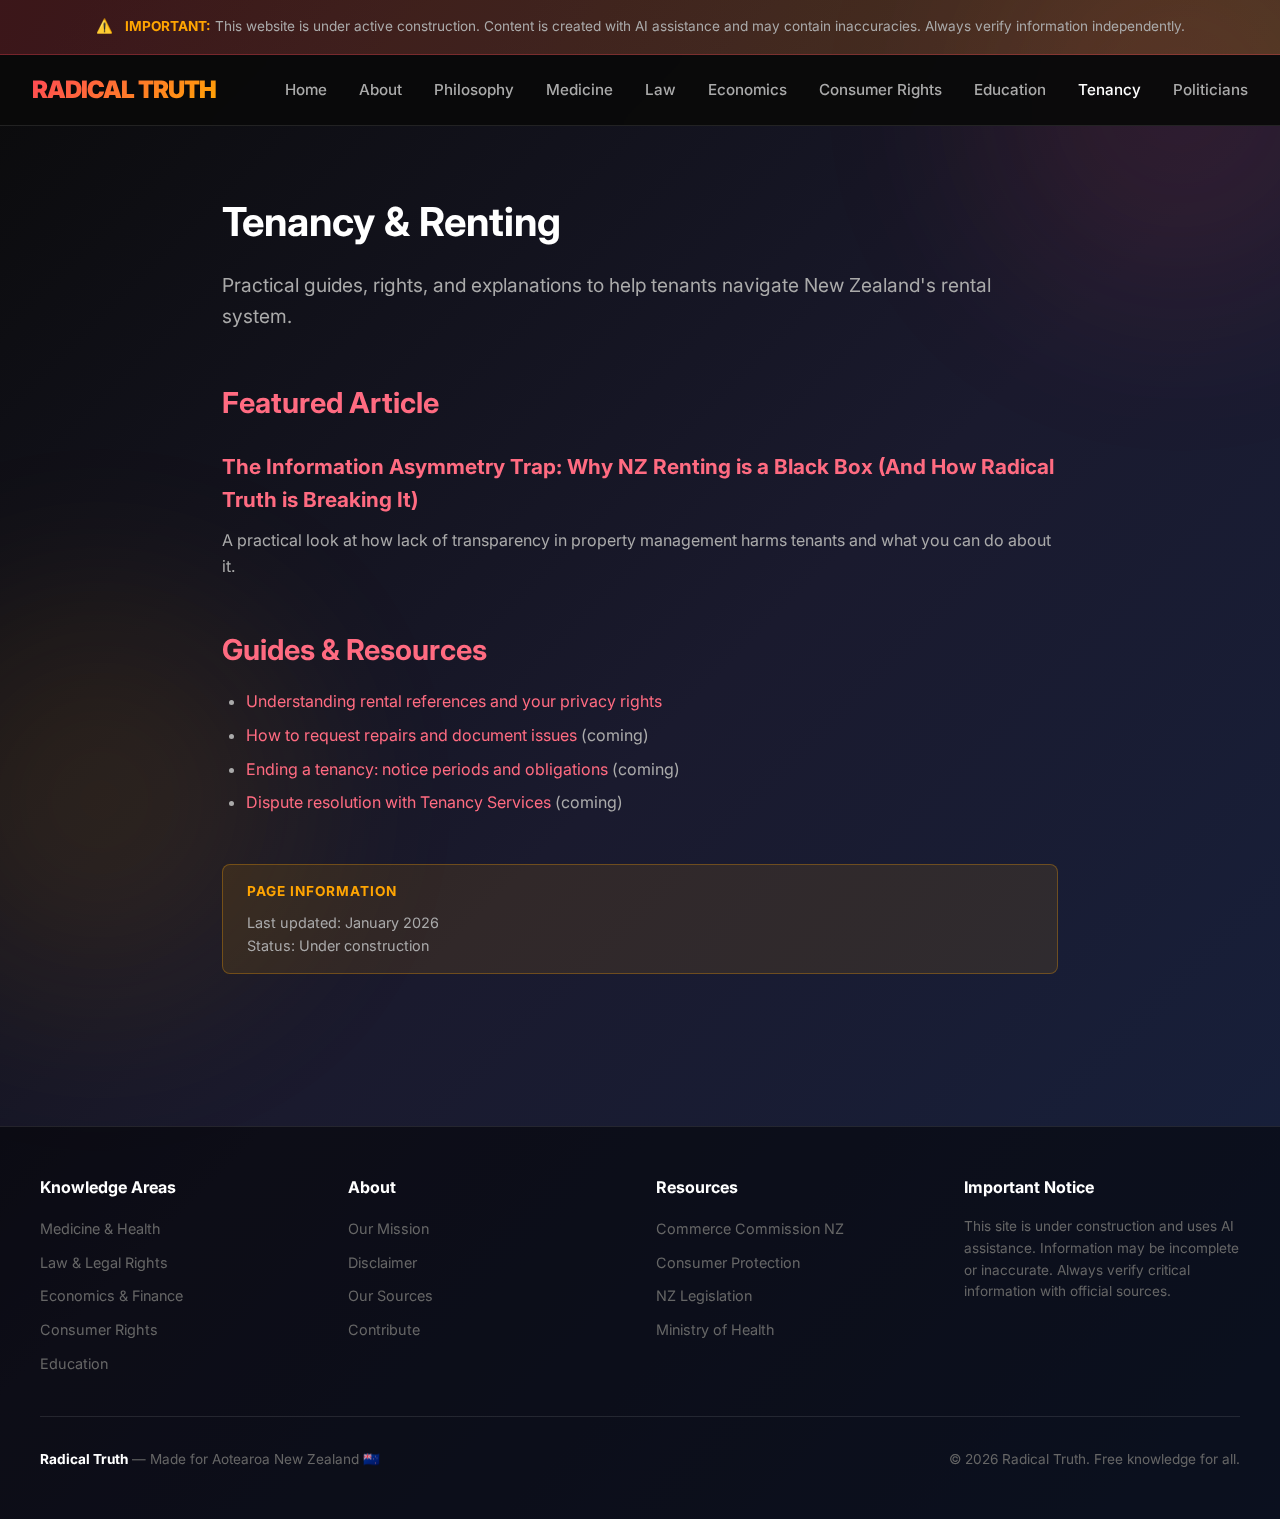
<file: pages/tenancy.html>
<!DOCTYPE html>
<html lang="en">
<head>
    <meta charset="UTF-8">
    <meta name="viewport" content="width=device-width, initial-scale=1.0">
    <title>Tenancy | Radical Truth</title>
    <meta name="description" content="Resources and articles about renting, tenancy rights, and how to navigate the NZ rental system.">
    <link rel="preconnect" href="https://fonts.googleapis.com">
    <link rel="preconnect" href="https://fonts.gstatic.com" crossorigin>
    <link href="https://fonts.googleapis.com/css2?family=Inter:wght@400;500;600;700;900&display=swap" rel="stylesheet">
    <link rel="stylesheet" href="../css/style.css">
</head>
<body>
    <div class="glow glow-1"></div>
    <div class="glow glow-2"></div>

    <div class="disclaimer-banner">
        <span class="warning-icon">⚠️</span>
        <strong>IMPORTANT:</strong> This website is under active construction. Content is created with AI assistance and may contain inaccuracies. Always verify information independently.
    </div>

    <nav class="nav">
        <div class="nav-container">
            <a href="../index.html" class="nav-logo">Radical Truth</a>
            <div class="nav-toggle" onclick="toggleNav()">
                <span></span>
                <span></span>
                <span></span>
            </div>
            <ul class="nav-links" id="navLinks">
                <li><a href="../index.html">Home</a></li>
                <li><a href="about.html">About</a></li>
                <li><a href="philosophy.html">Philosophy</a></li>
                <li><a href="medicine.html">Medicine</a></li>
                <li><a href="law.html">Law</a></li>
                <li><a href="economics.html">Economics</a></li>
                <li><a href="consumer-rights.html">Consumer Rights</a></li>
                <li><a href="education.html">Education</a></li>
                <li><a href="tenancy.html" class="active">Tenancy</a></li>
                <li><a href="politicians.html">Politicians</a></li>
            </ul>
        </div>
    </nav>

    <main class="page-content">
        <header class="page-header">
            <h1>Tenancy & Renting</h1>
            <p class="lead">Practical guides, rights, and explanations to help tenants navigate New Zealand's rental system.</p>
        </header>

        <section class="content-section">
            <h2>Featured Article</h2>
            <article>
                <h3><a href="Renting.html">The Information Asymmetry Trap: Why NZ Renting is a Black Box (And How Radical Truth is Breaking It)</a></h3>
                <p>A practical look at how lack of transparency in property management harms tenants and what you can do about it.</p>
            </article>
        </section>

        <section class="content-section">
            <h2>Guides & Resources</h2>
            <ul>
                <li><a href="Renting.html">Understanding rental references and your privacy rights</a></li>
                <li><a href="#">How to request repairs and document issues</a> (coming)</li>
                <li><a href="#">Ending a tenancy: notice periods and obligations</a> (coming)</li>
                <li><a href="#">Dispute resolution with Tenancy Services</a> (coming)</li>
            </ul>
        </section>

        <div class="source-box">
            <h4>Page Information</h4>
            <ul>
                <li>Last updated: January 2026</li>
                <li>Status: Under construction</li>
            </ul>
        </div>
    </main>

    <footer class="footer">
        <div class="footer-container">
            <div class="footer-section">
                <h4>Knowledge Areas</h4>
                <ul>
                    <li><a href="medicine.html">Medicine & Health</a></li>
                    <li><a href="law.html">Law & Legal Rights</a></li>
                    <li><a href="economics.html">Economics & Finance</a></li>
                    <li><a href="consumer-rights.html">Consumer Rights</a></li>
                    <li><a href="education.html">Education</a></li>
                </ul>
            </div>
            <div class="footer-section">
                <h4>About</h4>
                <ul>
                    <li><a href="about.html">Our Mission</a></li>
                    <li><a href="about.html#disclaimer">Disclaimer</a></li>
                    <li><a href="about.html#sources">Our Sources</a></li>
                    <li><a href="about.html#contribute">Contribute</a></li>
                </ul>
            </div>
            <div class="footer-section">
                <h4>Resources</h4>
                <ul>
                    <li><a href="https://comcom.govt.nz" target="_blank">Commerce Commission NZ</a></li>
                    <li><a href="https://www.consumerprotection.govt.nz" target="_blank">Consumer Protection</a></li>
                    <li><a href="https://www.legislation.govt.nz" target="_blank">NZ Legislation</a></li>
                    <li><a href="https://www.health.govt.nz" target="_blank">Ministry of Health</a></li>
                </ul>
            </div>
            <div class="footer-section">
                <h4>Important Notice</h4>
                <p style="font-size: 0.85rem; color: var(--text-muted);">
                    This site is under construction and uses AI assistance. Information may be incomplete or inaccurate. Always verify critical information with official sources.
                </p>
            </div>
        </div>
        <div class="footer-bottom">
            <div>
                <span class="footer-logo">Radical Truth</span> — Made for Aotearoa New Zealand 🇳🇿
            </div>
            <div>© 2026 Radical Truth. Free knowledge for all.</div>
        </div>
    </footer>

    <script>
        function toggleNav() {
            document.getElementById('navLinks').classList.toggle('active');
        }
    </script>
</body>
</html>
</file>
<file: css/style.css>
/* ===== RADICAL TRUTH - GLOBAL STYLES ===== */

* {
    margin: 0;
    padding: 0;
    box-sizing: border-box;
}

:root {
    --primary: #ff4757;
    --primary-light: #ff6b81;
    --accent: #ffa502;
    --bg-dark: #0a0a0a;
    --bg-medium: #1a1a2e;
    --bg-light: #16213e;
    --text-primary: #ffffff;
    --text-secondary: #aaaaaa;
    --text-muted: #666666;
    --border-light: rgba(255, 255, 255, 0.1);
    --card-bg: rgba(255, 255, 255, 0.05);
}

body {
    font-family: 'Inter', -apple-system, BlinkMacSystemFont, sans-serif;
    background: linear-gradient(135deg, var(--bg-dark) 0%, var(--bg-medium) 50%, var(--bg-light) 100%);
    min-height: 100vh;
    color: var(--text-primary);
    line-height: 1.6;
}

a {
    color: var(--primary-light);
    text-decoration: none;
    transition: color 0.3s ease;
}

a:hover {
    color: var(--accent);
}

/* ===== DISCLAIMER BANNER ===== */
.disclaimer-banner {
    background: linear-gradient(90deg, rgba(255, 71, 87, 0.2), rgba(255, 165, 2, 0.2));
    border-bottom: 1px solid rgba(255, 71, 87, 0.3);
    padding: 1rem;
    text-align: center;
    font-size: 0.85rem;
    color: var(--text-secondary);
}

.disclaimer-banner strong {
    color: var(--accent);
}

.disclaimer-banner .warning-icon {
    margin-right: 0.5rem;
}

/* ===== NAVIGATION ===== */
.nav {
    background: rgba(10, 10, 10, 0.95);
    backdrop-filter: blur(10px);
    border-bottom: 1px solid var(--border-light);
    padding: 1rem 2rem;
    position: sticky;
    top: 0;
    z-index: 1000;
}

.nav-container {
    max-width: 1400px;
    margin: 0 auto;
    display: flex;
    justify-content: space-between;
    align-items: center;
}

.nav-logo {
    font-size: 1.5rem;
    font-weight: 900;
    letter-spacing: -1px;
    background: linear-gradient(135deg, var(--primary) 0%, var(--accent) 100%);
    -webkit-background-clip: text;
    -webkit-text-fill-color: transparent;
    background-clip: text;
    text-transform: uppercase;
}

.nav-links {
    display: flex;
    gap: 2rem;
    list-style: none;
}

.nav-links a {
    color: var(--text-secondary);
    font-weight: 500;
    font-size: 0.95rem;
    transition: color 0.3s ease;
}

.nav-links a:hover,
.nav-links a.active {
    color: var(--text-primary);
}

.nav-toggle {
    display: none;
    flex-direction: column;
    gap: 5px;
    cursor: pointer;
}

.nav-toggle span {
    width: 25px;
    height: 2px;
    background: var(--text-primary);
}

/* ===== HERO SECTION ===== */
.hero {
    text-align: center;
    padding: 6rem 2rem;
    max-width: 900px;
    margin: 0 auto;
}

.hero-badge {
    display: inline-block;
    background: rgba(255, 71, 87, 0.15);
    border: 1px solid rgba(255, 71, 87, 0.3);
    padding: 0.5rem 1.5rem;
    border-radius: 50px;
    font-size: 0.85rem;
    font-weight: 600;
    color: var(--primary-light);
    margin-bottom: 2rem;
}

.hero h1 {
    font-size: 3.5rem;
    font-weight: 900;
    line-height: 1.2;
    margin-bottom: 1.5rem;
    background: linear-gradient(135deg, var(--text-primary) 0%, var(--text-secondary) 100%);
    -webkit-background-clip: text;
    -webkit-text-fill-color: transparent;
    background-clip: text;
}

.hero h1 span {
    background: linear-gradient(135deg, var(--primary) 0%, var(--accent) 100%);
    -webkit-background-clip: text;
    -webkit-text-fill-color: transparent;
    background-clip: text;
}

.hero-description {
    font-size: 1.2rem;
    color: var(--text-secondary);
    max-width: 700px;
    margin: 0 auto 3rem;
}

/* ===== LAUNCH BOX ===== */
.launch-box {
    background: var(--card-bg);
    backdrop-filter: blur(10px);
    border: 1px solid var(--border-light);
    border-radius: 16px;
    padding: 2rem 3rem;
    display: inline-block;
    margin-bottom: 2rem;
}

.launch-label {
    font-size: 0.85rem;
    color: var(--text-muted);
    text-transform: uppercase;
    letter-spacing: 2px;
    margin-bottom: 0.5rem;
}

.launch-year {
    font-size: 3.5rem;
    font-weight: 900;
    background: linear-gradient(135deg, var(--accent) 0%, var(--primary-light) 100%);
    -webkit-background-clip: text;
    -webkit-text-fill-color: transparent;
    background-clip: text;
}

/* ===== MISSION SECTION ===== */
.mission {
    background: rgba(0, 0, 0, 0.3);
    padding: 5rem 2rem;
}

.mission-container {
    max-width: 1200px;
    margin: 0 auto;
}

.section-title {
    font-size: 2.5rem;
    font-weight: 700;
    text-align: center;
    margin-bottom: 1rem;
}

.section-subtitle {
    color: var(--text-secondary);
    text-align: center;
    max-width: 600px;
    margin: 0 auto 3rem;
}

.mission-grid {
    display: grid;
    grid-template-columns: repeat(auto-fit, minmax(300px, 1fr));
    gap: 2rem;
}

.mission-card {
    background: var(--card-bg);
    border: 1px solid var(--border-light);
    border-radius: 16px;
    padding: 2rem;
    transition: transform 0.3s ease, border-color 0.3s ease;
}

.mission-card:hover {
    transform: translateY(-5px);
    border-color: rgba(255, 71, 87, 0.3);
}

.mission-icon {
    font-size: 2.5rem;
    margin-bottom: 1rem;
}

.mission-card h3 {
    font-size: 1.3rem;
    margin-bottom: 0.75rem;
}

.mission-card p {
    color: var(--text-secondary);
    font-size: 0.95rem;
}

/* ===== KNOWLEDGE CATEGORIES ===== */
.categories {
    padding: 5rem 2rem;
}

.categories-container {
    max-width: 1200px;
    margin: 0 auto;
}

.category-grid {
    display: grid;
    grid-template-columns: repeat(auto-fit, minmax(280px, 1fr));
    gap: 1.5rem;
}

.category-card {
    background: var(--card-bg);
    border: 1px solid var(--border-light);
    border-radius: 12px;
    padding: 1.5rem;
    display: flex;
    align-items: center;
    gap: 1rem;
    transition: all 0.3s ease;
    cursor: pointer;
}

.category-card:hover {
    background: rgba(255, 255, 255, 0.08);
    border-color: rgba(255, 165, 2, 0.3);
    transform: translateX(5px);
}

.category-icon {
    font-size: 2rem;
    width: 50px;
    text-align: center;
}

.category-info h3 {
    font-size: 1.1rem;
    margin-bottom: 0.25rem;
}

.category-info p {
    color: var(--text-muted);
    font-size: 0.85rem;
}

.category-status {
    margin-left: auto;
    font-size: 0.75rem;
    padding: 0.25rem 0.75rem;
    border-radius: 20px;
    font-weight: 600;
}

.status-building {
    background: rgba(255, 165, 2, 0.2);
    color: var(--accent);
}

.status-planned {
    background: rgba(102, 102, 102, 0.3);
    color: var(--text-muted);
}

/* ===== PAGE CONTENT ===== */
.page-content {
    max-width: 900px;
    margin: 0 auto;
    padding: 4rem 2rem;
}

.page-header {
    margin-bottom: 3rem;
}

.page-header h1 {
    font-size: 2.5rem;
    margin-bottom: 1rem;
}

.page-header .lead {
    font-size: 1.2rem;
    color: var(--text-secondary);
}

.content-section {
    margin-bottom: 3rem;
}

.content-section h2 {
    font-size: 1.8rem;
    margin-bottom: 1rem;
    color: var(--primary-light);
}

.content-section h3 {
    font-size: 1.3rem;
    margin: 1.5rem 0 0.75rem;
}

.content-section p {
    color: var(--text-secondary);
    margin-bottom: 1rem;
}

.content-section ul,
.content-section ol {
    color: var(--text-secondary);
    margin-left: 1.5rem;
    margin-bottom: 1rem;
}

.content-section li {
    margin-bottom: 0.5rem;
}

/* ===== SOURCE BOX ===== */
.source-box {
    background: rgba(255, 165, 2, 0.1);
    border: 1px solid rgba(255, 165, 2, 0.3);
    border-radius: 8px;
    padding: 1rem 1.5rem;
    margin: 1.5rem 0;
}

.source-box h4 {
    font-size: 0.85rem;
    color: var(--accent);
    text-transform: uppercase;
    letter-spacing: 1px;
    margin-bottom: 0.5rem;
}

.source-box ul {
    list-style: none;
    margin: 0;
}

.source-box li {
    font-size: 0.9rem;
    color: var(--text-secondary);
}

.source-box a {
    color: var(--primary-light);
}

/* ===== INFO BOX ===== */
.info-box {
    background: rgba(255, 71, 87, 0.1);
    border-left: 4px solid var(--primary);
    padding: 1.5rem;
    margin: 1.5rem 0;
    border-radius: 0 8px 8px 0;
}

.info-box.warning {
    background: rgba(255, 165, 2, 0.1);
    border-left-color: var(--accent);
}

.info-box h4 {
    color: var(--text-primary);
    margin-bottom: 0.5rem;
}

.info-box p {
    margin: 0;
    font-size: 0.95rem;
}

/* ===== TOPIC GRID ===== */
.topic-grid {
    display: grid;
    grid-template-columns: repeat(auto-fit, minmax(250px, 1fr));
    gap: 1rem;
    margin: 2rem 0;
}

.topic-card {
    background: var(--card-bg);
    border: 1px solid var(--border-light);
    border-radius: 8px;
    padding: 1.25rem;
    transition: all 0.3s ease;
}

.topic-card:hover {
    border-color: rgba(255, 71, 87, 0.3);
}

.topic-card h4 {
    margin-bottom: 0.5rem;
    font-size: 1rem;
}

.topic-card p {
    font-size: 0.85rem;
    color: var(--text-muted);
    margin: 0;
}

/* ===== FOOTER ===== */
.footer {
    background: rgba(0, 0, 0, 0.5);
    border-top: 1px solid var(--border-light);
    padding: 3rem 2rem;
    margin-top: 4rem;
}

.footer-container {
    max-width: 1200px;
    margin: 0 auto;
    display: grid;
    grid-template-columns: repeat(auto-fit, minmax(200px, 1fr));
    gap: 2rem;
}

.footer-section h4 {
    font-size: 1rem;
    margin-bottom: 1rem;
    color: var(--text-primary);
}

.footer-section ul {
    list-style: none;
}

.footer-section li {
    margin-bottom: 0.5rem;
}

.footer-section a {
    color: var(--text-muted);
    font-size: 0.9rem;
}

.footer-section a:hover {
    color: var(--text-primary);
}

.footer-bottom {
    max-width: 1200px;
    margin: 2rem auto 0;
    padding-top: 2rem;
    border-top: 1px solid var(--border-light);
    display: flex;
    justify-content: space-between;
    align-items: center;
    flex-wrap: wrap;
    gap: 1rem;
    font-size: 0.85rem;
    color: var(--text-muted);
}

.footer-logo {
    font-weight: 700;
    color: var(--text-primary);
}

/* ===== RESPONSIVE ===== */
@media (max-width: 768px) {
    .nav-links {
        display: none;
        position: absolute;
        top: 100%;
        left: 0;
        right: 0;
        background: rgba(10, 10, 10, 0.98);
        flex-direction: column;
        padding: 1rem 2rem;
        gap: 1rem;
    }

    .nav-links.active {
        display: flex;
    }

    .nav-toggle {
        display: flex;
    }

    .hero h1 {
        font-size: 2.2rem;
    }

    .hero-description {
        font-size: 1rem;
    }

    .section-title {
        font-size: 1.8rem;
    }

    .page-header h1 {
        font-size: 2rem;
    }

    .footer-bottom {
        flex-direction: column;
        text-align: center;
    }
}

/* ===== DECORATIVE ===== */
.glow {
    position: fixed;
    width: 400px;
    height: 400px;
    border-radius: 50%;
    filter: blur(100px);
    opacity: 0.1;
    pointer-events: none;
    z-index: -1;
}

.glow-1 {
    background: var(--primary);
    top: -100px;
    right: -100px;
}

.glow-2 {
    background: var(--accent);
    bottom: -100px;
    left: -100px;
}
</file>
